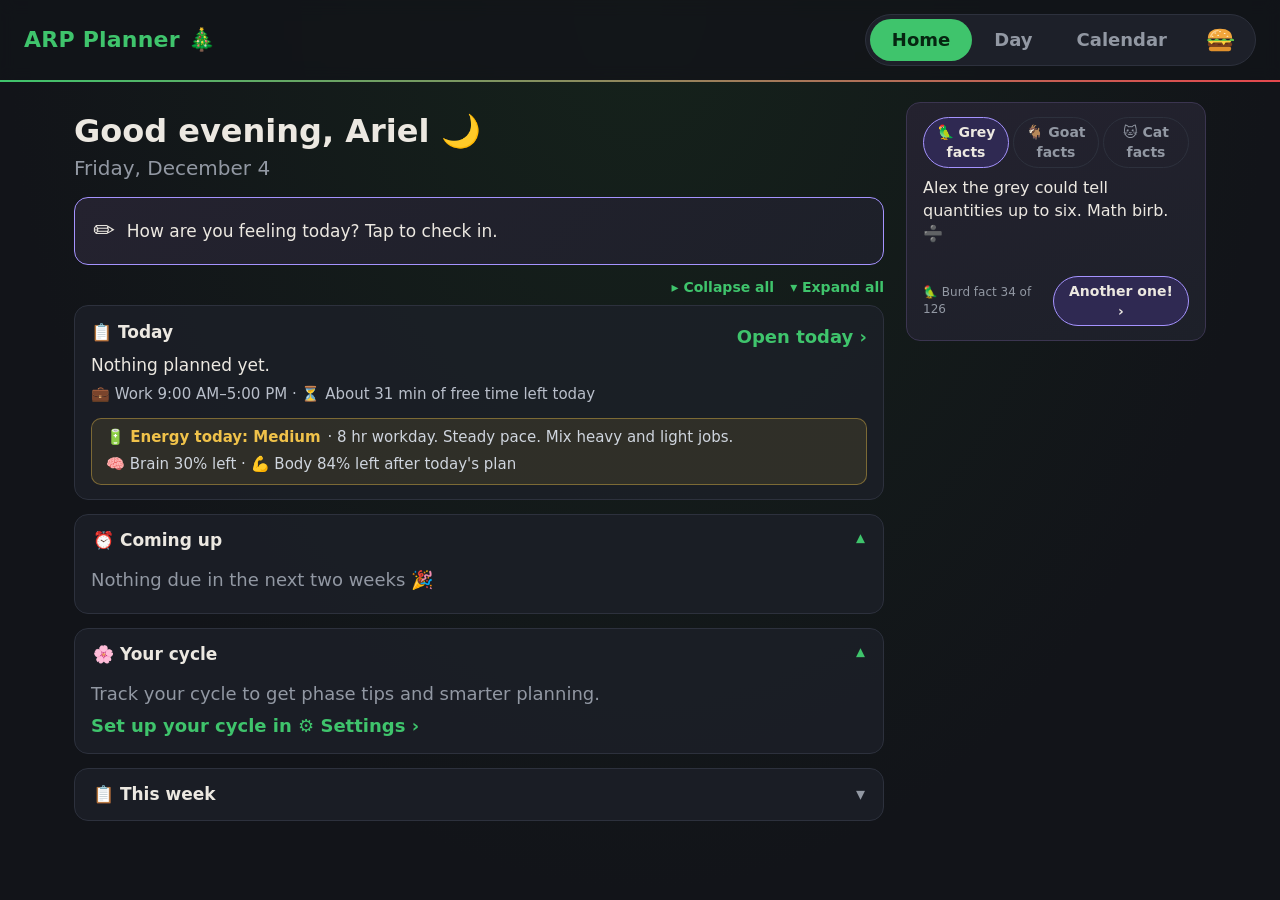
<file: index.html>
<!doctype html>
<html lang="en">
<head>
  <meta charset="utf-8">
  <meta name="viewport" content="width=device-width, initial-scale=1">
  <title>ARP Planner</title>
  <link rel="icon" href="icon.png">
  <link rel="manifest" href="manifest.webmanifest">
  <link rel="apple-touch-icon" href="icon.png">
  <meta name="theme-color" content="#121419">
  <link rel="stylesheet" href="style.css">
  <link rel="stylesheet" href="themes.css">
  <script src="themes.js"></script>
</head>
<body>
  <header class="topbar">
    <h1 class="brand">ARP Planner</h1>
    <nav class="tabs" role="tablist">
      <button id="tab-home" class="tab active" role="tab">Home</button>
      <button id="tab-day" class="tab" role="tab">Day</button>
      <button id="tab-month" class="tab" role="tab">Calendar</button>
      <!-- 🍔 Everything else lives in the burger (it pops apart when it opens) -->
      <div class="burger-wrap">
        <button id="tab-burger" class="tab burger-btn" type="button" aria-haspopup="true" aria-expanded="false" aria-controls="burger-menu" title="More: To Do, Work helper, Joy, Logan, Recap, Collection, Settings">
          <svg class="burger-svg" viewBox="0 0 32 30" aria-hidden="true">
            <g class="b-layer b-bottom"><rect x="4" y="22" width="24" height="5" rx="2.5" fill="#e0902c"/></g>
            <g class="b-layer b-patty"><rect x="3" y="17.5" width="26" height="4.6" rx="2.3" fill="#7a3e1d"/><path d="M7 19 h3 M14 20 h3 M21 19 h3" stroke="#5a2a10" stroke-width="1" stroke-linecap="round"/></g>
            <g class="b-layer b-cheese"><path d="M3.5 15.5 H28.5 L27 17.6 L22 17.6 L20 20.5 L18 17.6 H9 L7 19.6 L5 17.6 H3.5Z" fill="#ffcf3a"/></g>
            <g class="b-layer b-lettuce"><path d="M2.5 14.5 q2 -2.4 4 0 t4 0 t4 0 t4 0 t4 0 t4 0 t4.5 0 v1.6 H2.5Z" fill="#62c54a"/></g>
            <g class="b-layer b-top"><path d="M3 13.5 Q3 3 16 3 Q29 3 29 13.5Z" fill="#f2a63c"/><path d="M6 11 Q8 5.5 14 4.6" stroke="#ffd08a" stroke-width="1.4" fill="none" stroke-linecap="round"/>
              <ellipse cx="11" cy="7.5" rx="1" ry=".6" fill="#fff4d8"/><ellipse cx="16" cy="6" rx="1" ry=".6" fill="#fff4d8"/><ellipse cx="21" cy="8" rx="1" ry=".6" fill="#fff4d8"/>
              <ellipse cx="14" cy="10" rx="1" ry=".6" fill="#fff4d8"/><ellipse cx="24" cy="11" rx="1" ry=".6" fill="#fff4d8"/><ellipse cx="8" cy="11" rx="1" ry=".6" fill="#fff4d8"/></g>
          </svg>
          <span class="burger-badge" aria-hidden="true">💗</span>
        </button>
        <div id="burger-menu" class="burger-menu" role="menu" hidden>
          <button id="tab-todo" class="tab" role="menuitem">To Do</button>
          <button id="tab-work" class="tab" role="menuitem" title="Fit things into your work hours">Work helper</button>
          <button id="tab-joy" class="tab" role="menuitem" title="Rejuvenation: hobbies and fun">Joy</button>
          <button id="tab-logan" class="tab" role="menuitem" title="What Logan's up to">Logan</button>
          <button id="tab-recap" class="tab" role="menuitem">Recap</button>
          <button id="tab-collection" class="tab" role="menuitem" title="Your collection: effects, loot, bosses and weekly titles">Collection</button>
          <button id="tab-settings" class="tab" role="menuitem" title="Settings: cycle and fitness setup">Settings</button>
        </div>
      </div>
    </nav>
  </header>

  <main>
    <!-- HOME (main menu) -->
    <section id="home-view">
     <div class="day-layout">
      <div class="day-main">
        <div class="hello">
          <div id="home-greeting" class="hello-title"></div>
          <div id="home-date" class="date"></div>
        </div>

        <div id="home-coatrack" class="home-coatrack" hidden></div>
        <button id="home-checkin" class="home-checkin"></button>
        <div class="collapse-all" data-for="home-view"></div>

        <div class="home-card">
          <div class="home-card-head">
            <h3>📋 Today</h3>
            <button id="home-open-day" class="link-btn">Open today ›</button>
          </div>
          <p id="home-summary" class="home-summary"></p>
          <div id="home-next" class="home-next"></div>
          <div id="home-energy" class="energy-line"></div>
        </div>

        <div class="home-card" id="home-together" hidden>
          <h3>💙 Free time together</h3>
          <p class="hint-small">When you're both awake and free this week (your time first, Logan's below).</p>
          <div id="home-together-list"></div>
        </div>

        <button id="recap-nudge" class="recap-nudge" hidden></button>

        <div class="home-card" id="home-deadlines-card">
          <h3>⏰ Coming up</h3>
          <div id="home-deadlines"></div>
        </div>

        <div class="home-card" id="home-cycle-card">
          <h3>🌸 Your cycle</h3>
          <div id="home-cycle"></div>
        </div>

        <div class="home-card">
          <h3>📋 This week</h3>
          <div id="week-plan" class="week-plan"></div>
        </div>
      </div>

      <aside class="day-side">
        <div class="side-card fun-card" id="fun-card">
          <div class="fun-tabs">
            <button id="fun-tab-bird" class="fun-tab active">🦜 Grey facts</button>
            <button id="fun-tab-goat" class="fun-tab">🐐 Goat facts</button>
            <button id="fun-tab-cat" class="fun-tab">🐱 Cat facts</button>
          </div>
          <div id="fun-fact" class="fun-fact"></div>
          <div class="fun-foot">
            <span id="fun-count" class="fun-count"></span>
            <button id="fun-next" class="fun-next">Another one! ›</button>
          </div>
        </div>
      </aside>
     </div>
    </section>

    <!-- DAY VIEW: just the day's events and tasks -->
    <section id="day-view" hidden>
     <div class="day-layout with-chaos">
      <!-- Chaos meter: a flask that bubbles harder (and finally explodes) as free time runs out -->
      <aside class="chaos-side">
       <div class="meter chaos-meter" title="How much of your free time the day uses up">
        <div class="chaos-title">🌪️ Chaos</div>
        <div id="chaos-flask" class="flask" data-stage="0">
          <div class="flask-steam"><span>💨</span><span>💨</span></div>
          <div class="flask-cap"></div>
          <div class="flask-glass">
            <div id="chaos-liquid" class="flask-liquid"><div id="chaos-bubbles" class="bubbles"></div></div>
            <!-- Shadow smoke in the empty part when some tasks have no time: the day may be bigger than it looks -->
            <div id="chaos-shadow" class="flask-shadow" hidden></div>
            <div class="flask-ticks"></div>
            <svg class="cracks" viewBox="0 0 60 270" preserveAspectRatio="none" aria-hidden="true">
              <path class="crack c1" d="M8 40 L18 62 L12 80 L22 104" />
              <path class="crack c2" d="M52 120 L42 138 L48 150 L38 172 L44 190" />
              <path class="crack c3" d="M14 190 L26 206 L18 222 L30 240" />
              <path class="crack c3" d="M46 60 L38 76 L44 88" />
            </svg>
          </div>
          <div class="flask-boom"><span class="boom-word">💥</span>
            <i></i><i></i><i></i><i></i><i></i><i></i><i></i><i></i>
          </div>
          <div class="dizzy-stars" aria-hidden="true"><span>⭐</span><span>💫</span><span>✨</span></div>
        </div>
        <div id="chaos-emoji" class="chaos-emoji"></div>
        <div id="chaos-value" class="chaos-value"></div>
        <div id="chaos-fx-note" class="chaos-fx-note" hidden></div>
        <div id="chaos-status" class="chaos-status" hidden></div>
        <button type="button" id="award-more" class="award-more" hidden></button>
        <div id="chaos-note" class="chaos-note" hidden></div>
        <div id="chaos-joy-note" class="chaos-joy-note" hidden></div>
        <button id="chaos-shadow-note" class="chaos-shadow-note" hidden></button>
       </div>
       <!-- ✨ Done: fills with light as the day's tasks get ticked off -->
       <div class="meter done-meter" title="Order: how much of the day you've done">
        <div class="chaos-title">✨ Order</div>
        <div id="done-flask" class="flask done-flask" data-zen="0">
          <div class="done-rays"></div>
          <div class="done-halo"></div>
          <div class="flask-cap done-cap"></div>
          <div class="flask-glass done-glass">
            <div id="done-liquid" class="flask-liquid done-liquid"><div id="done-sparkles" class="done-sparkles"></div></div>
            <div class="flask-ticks"></div>
          </div>
          <div class="done-feathers"></div>
        </div>
        <div id="done-emoji" class="chaos-emoji"></div>
        <div id="done-value" class="chaos-value"></div>
       </div>
      </aside>

      <div class="day-main">
      <div class="nav-row">
        <button id="prev-day" class="nav-btn">&#8249; Previous day</button>
        <button id="today-btn" class="nav-btn today">Today</button>
        <button id="next-day" class="nav-btn">Next day &#8250;</button>
        <button class="nav-btn print-btn" data-print title="Print this day, or save it as a PDF">🖨️ Print / PDF</button>
      </div>
      <div id="day-banner" class="day-banner" data-when="today"></div>
      <div id="day-collapse" class="collapse-all" data-for="day-view"></div>

      <div class="day-heading">
        <div>
          <div id="day-weekday" class="weekday"></div>
          <div id="day-date" class="date"></div>
        </div>
        <div class="heading-right">
          <span id="day-badge" class="badge"></span>
          <button id="focus-btn" class="focus-btn" title="One thing at a time">🎯 Focus</button>
          <button id="checkin-btn" class="pencil-btn" title="How are you feeling?">✏️</button>
        </div>
      </div>

      <div class="list-head">
        <span id="day-progress" class="progress"></span>
        <button type="button" id="energy-pill" class="energy-pill pill-link" title="Energy settings (Brain &amp; body)"></button>
        <button type="button" id="work-pill" class="work-pill pill-link" title="Work schedule settings"></button>
        <span class="spacer"></span>
        <div class="sort-toggle" role="group" aria-label="Sort tasks">
          <button id="sort-plan" class="sort-btn active">By importance</button>
          <button id="sort-time" class="sort-btn">By time</button>
        </div>
      </div>

      <!-- Free time: a live countdown for today -->
      <div id="free-timer" class="free-timer">
        <div class="ft-top">
          <span id="ft-label" class="ft-label"></span>
          <span id="ft-time" class="ft-time"></span>
        </div>
        <div class="ft-bar"><span id="ft-fill" class="ft-fill"></span></div>
        <div id="ft-sub" class="ft-sub"></div>
      </div>
      <!-- 🧠 Brain and 💪 Body batteries -->
      <div id="batteries" class="batteries"></div>
      <div id="overload" class="overload" hidden></div>
      <!-- 🤖 The Claude helper (Settings → AI integration; off by default) -->
      <div id="ai-card" class="ai-card" hidden></div>

      <div id="day-notes" class="day-notes" hidden></div>
      <ul id="task-list" class="task-list"></ul>
      <p id="empty-day" class="empty">Nothing planned for this day yet.</p>

      <button id="add-task" class="add-btn">+ Add a task</button>

      <!-- Everything below is ideas and suggestions, not her tasks -->
      <div id="tips-divider" class="tips-divider" hidden><span>💡 Ideas &amp; suggestions</span></div>

      <!-- To-dos with no day yet (and overdue ones): things she could fit in -->
      <div id="fitin-card" class="fitin-card" hidden>
        <div class="fitin-head">
          <h3>✔️ Could fit in</h3>
          <span id="fitin-free" class="fitin-free"></span>
        </div>
        <ul id="fitin-list" class="fitin-list"></ul>
        <button id="fitin-more" class="link-btn" hidden></button>
      </div>

      <!-- Suggestions the planner adds (recovery, cycle care, warnings) -->
      <div id="suggest-card" class="suggest-card" hidden>
        <h3>💡 Suggested for you</h3>
        <div id="suggest-list"></div>
      </div>
      </div>

      <aside class="day-side">
        <div class="side-card" id="activity-card">
          <h3>🏃 Physical activity ideas</h3>
          <div id="activity-ideas"></div>
        </div>
      </aside>
     </div>
    </section>

    <!-- MONTH VIEW -->
    <section id="month-view" hidden>
      <div class="nav-row">
        <button id="prev-month" class="nav-btn">&#8249;</button>
        <h2 id="month-title" class="month-title"></h2>
        <button id="next-month" class="nav-btn">&#8250;</button>
        <button id="this-month" class="nav-btn today">This month</button>
        <div id="cal-modes" class="sort-toggle cal-modes" role="group" aria-label="Calendar view">
          <button class="sort-btn" data-cal="month">🗓️ Month</button>
          <button class="sort-btn" data-cal="week">📅 Week</button>
          <button class="sort-btn" data-cal="work">💼 Work week</button>
        </div>
        <button id="work-toggle" class="nav-btn work-toggle" title="Color workdays blue and days off green">💼 Work days</button>
        <button class="nav-btn print-btn" data-print title="Print this month, or save it as a PDF">🖨️ Print / PDF</button>
      </div>
      <div id="month-filters" class="month-filters" role="group" aria-label="Show in the calendar"></div>
      <p class="hint">Click a day to see it and plan it.</p>
      <div class="month-grid" id="month-grid"></div>
      <div id="week-board" class="week-board" hidden></div>
      <!-- What the colours and icons mean: tucked behind a button -->
      <button id="legend-btn" class="legend-btn" aria-expanded="false" aria-controls="legend-box">🗺️ Legend <span class="section-chevron">▾</span></button>
      <div id="legend-box" class="legend-box" hidden>
        <div id="phase-legend" class="phase-legend" hidden></div>
        <div id="fit-legend" class="fit-legend" hidden></div>
        <div class="fit-legend">🎉 Tinted days are holidays · ❗ Something is due that day · 🛑 No free time left that day · ✔️ From Microsoft To Do</div>
        <div id="work-legend" class="fit-legend" hidden><span class="lg-work">■</span> Workday · <span class="lg-off">■</span> Day off</div>
      </div>
    </section>

    <!-- TO DO: her Microsoft To Do lists -->
    <section id="todo-view" hidden>
      <div class="todo-top">
        <h2 class="view-title">✔️ To Do</h2>
        <span class="spacer"></span>
        <span id="todo-synced" class="hint-small"></span>
        <button id="todo-sync" class="nav-btn">🔄 Sync now</button>
      </div>
      <div id="todo-body"></div>
    </section>

    <!-- SETTINGS: one-time setup for cycle + fitness -->
    <section id="settings-view" hidden>
      <h2 class="view-title">⚙️ Settings</h2>
      <p class="hint">Set these up once. The planner uses them every day to plan around your energy.</p>
      <div class="collapse-all" data-for="settings-view"></div>

      <div class="fit-card">
        <h3>🎨 Appearance</h3>
        <div id="appearance-settings"></div>
      </div>

      <div class="fit-card">
        <h3>🌏 Time Zone</h3>
        <div id="tz-settings"></div>
      </div>

      <div class="fit-card">
        <h3>📆 Google Calendar</h3>
        <div id="google-settings"></div>
      </div>

      <div class="fit-card">
        <h3>✔️ Microsoft To Do</h3>
        <div id="microsoft-settings"></div>
      </div>

      <div class="fit-card">
        <h3>⌚ Google Health <span class="beta-tag">test</span></h3>
        <div id="health-settings"></div>
      </div>

      <div class="fit-card">
        <h3>📱 Her phone</h3>
        <div id="phone-settings"></div>
      </div>

      <div class="fit-card">
        <h3>💼 Work schedule</h3>
        <p class="hint-small">Your days on and off, and your hours. The planner uses them to see how much free time you really have and to spread out heavy jobs.</p>
        <div id="work-hours" class="work-hours"></div>
      </div>

      <div class="fit-card">
        <h3>😴 Sleep schedule</h3>
        <p class="hint-small">When you plan to go to bed and get up each day. Your free time is counted between these, and short nights lower your energy forecast.</p>
        <div id="sleep-hours" class="work-hours"></div>
      </div>

      <div class="fit-card">
        <h3>🧼 Care Time</h3>
        <p class="hint-small">The everyday things that take time: making and eating dinner, showering, getting ready for work... Add them once with how long they take, and they come out of your free time each day.</p>
        <div id="care-settings"></div>
      </div>

      <div class="fit-card">
        <h3>🔋 Brain &amp; body</h3>
        <div id="brain-settings"></div>
      </div>

      <div class="fit-card">
        <h3>🤖 AI integration</h3>
        <div id="ai-settings"></div>
      </div>

      <div class="fit-card">
        <h3>🌸 Cycle</h3>
        <div id="cycle-settings"></div>
      </div>

      <div class="fit-card">
        <h3>🏃 Fitness goals</h3>
        <p class="hint-small">Pick what you're working toward. The planner suggests workouts each day to match your goals and how your body is doing.</p>
        <div id="fitness-goals" class="goal-grid"></div>
      </div>

      <div id="pt-box" class="fit-card">
        <h3>🎖️ PT test</h3>
        <div class="fit-row">
          <label>Test date <input id="pt-date" type="date"></label>
          <span id="pt-countdown" class="pt-countdown"></span>
        </div>
        <div class="fit-row" id="pt-events"></div>
      </div>

      <div class="fit-card">
        <h3>🗓️ Workouts</h3>
        <div class="fit-row">
          <span class="fit-label">Workouts per week</span><select id="sessions"></select>
          <span class="fit-label">Usual length</span><select id="session-min"></select>
        </div>
      </div>

      <div class="fit-card">
        <h3>❤️ Favorite moves</h3>
        <p class="hint-small">Favorites show up more often in your plans.</p>
        <div id="favorites" class="day-chips"></div>
      </div>

      <div class="fit-card">
        <h3>💙 Logan's sleep</h3>
        <div id="logan-settings"></div>
      </div>

      <div class="fit-card">
        <h3>🫧 Fidgets</h3>
        <p class="hint-small">A zen sand garden and some satisfying click toys, for when your hands (or brain) need something to do.</p>
        <button id="open-fidgets" class="g-btn primary">🫧 Open Fidgets ›</button>
      </div>

      <div class="fit-card">
        <h3>⚔️ Adventure mode</h3>
        <p class="hint-small">A choose-your-path text adventure with dice rolls, comedy, and Molly, Ori and a goat along for the ride. Three worlds to explore.</p>
        <button id="open-adventure" class="g-btn primary">⚔️ Start an adventure ›</button>
      </div>
    </section>

    <!-- LOGAN: his Google Calendar (shared with her), read-only -->
    <section id="collection-view" hidden>
      <h2 class="month-title">🎒 Collection</h2>
      <p class="hint-small">Everything you've earned, found and beaten. Nothing in here can ever be lost 💛</p>
      <div id="collection-body"></div>
    </section>

    <section id="logan-view" hidden>
      <div class="nav-row">
        <button id="logan-prev" class="nav-btn">&#8249;</button>
        <h2 id="logan-title" class="month-title"></h2>
        <button id="logan-next" class="nav-btn">&#8250;</button>
        <button id="logan-today" class="nav-btn today">This month</button>
      </div>
      <button id="logan-add-together" class="g-btn primary logan-add">💙 Add Free Time Together</button>
      <div id="logan-body"></div>
    </section>

    <!-- WORK HELPER: fit appointments and errands into work hours -->
    <section id="work-view" hidden>
      <div class="nav-row">
        <button id="work-prev" class="nav-btn">&#8249;</button>
        <h2 id="work-title" class="month-title"></h2>
        <button id="work-next" class="nav-btn">&#8250;</button>
        <button id="work-today" class="nav-btn today">Today</button>
        <button id="work-pick" class="nav-btn" title="Pick a day from the month" aria-label="Pick a day from the month">📅</button>
      </div>
      <p class="hint">In the military, a lot can happen during work hours (like a medical appointment on base). Here's the unassigned time in your shift, so you know when to schedule meetings and such.</p>
      <div id="work-body"></div>
    </section>

    <!-- ADVENTURE MODE (opened from the bottom of Settings) -->
    <section id="adventure-view" hidden>
      <button id="adventure-back" class="link-btn">‹ Back to Settings</button>
      <h2 class="view-title">⚔️ Adventure mode</h2>
      <div id="adventure-body"></div>
    </section>

    <!-- FIDGETS (opened from the bottom of Settings) -->
    <section id="fidget-view" hidden>
      <button id="fidget-back" class="link-btn">‹ Back to Settings</button>
      <h2 class="view-title">🫧 Fidgets</h2>
      <div id="fidget-body"></div>
    </section>

    <!-- RECAP VIEW -->
    <!-- REJUVENATION: hobbies and fun that fill her back up -->
    <section id="joy-view" hidden>
      <h2 class="view-title">🌈 Rejuvenation</h2>
      <p class="hint">Hobbies and fun things that aren't work. Add them to your days: joy calms the chaos meter, and a day with fun in it never boils over. 💖</p>
      <div id="joy-body"></div>
    </section>

    <section id="recap-view" hidden>
      <div class="nav-row">
        <div class="sort-toggle" role="group" aria-label="Recap period">
          <button class="sort-btn" data-period="week">Week</button>
          <button class="sort-btn" data-period="month">Month</button>
          <button class="sort-btn" data-period="year">Year</button>
        </div>
        <button id="recap-prev" class="nav-btn">&#8249;</button>
        <h2 id="recap-title" class="month-title recap-title"></h2>
        <button id="recap-next" class="nav-btn">&#8250;</button>
      </div>
      <p id="recap-headline" class="recap-headline"></p>
      <div id="recap-tiles" class="tiles"></div>
      <div id="recap-times" class="chart-card recap-times" hidden></div>
      <div class="chart-card">
        <div class="chart-head">
          <h3>Things you got done</h3>
          <div class="legend" id="done-legend"></div>
        </div>
        <div id="done-chart" class="chart"></div>
      </div>
      <div class="chart-row">
        <div class="chart-card">
          <h3>How you felt</h3>
          <div id="feel-chart" class="hbars"></div>
        </div>
        <div class="chart-card">
          <h3>How your body felt</h3>
          <div id="body-chart" class="hbars"></div>
        </div>
      </div>
    </section>
  </main>

  <!-- CHECK-IN (opened from the pencil) -->
  <dialog id="checkin-dialog">
    <div class="checkin-dlg">
      <h2>How are you today?</h2>
      <p id="checkin-day" class="dialog-day"></p>
      <div class="checkin-tabs" role="tablist">
        <button id="ck-tab-feel" class="ck-tab active" role="tab">😊 Feelings</button>
        <button id="ck-tab-body" class="ck-tab" role="tab">💪 Body</button>
      </div>
      <div id="checkin-pane"></div>
      <div class="dialog-buttons">
        <span class="spacer"></span>
        <button type="button" id="checkin-done" class="primary">Done</button>
      </div>
    </div>
  </dialog>

  <!-- ADD / EDIT TASK -->
  <dialog id="task-dialog">
    <form id="task-form" method="dialog">
      <h2 id="dialog-title">Add a task</h2>
      <p id="dialog-day" class="dialog-day"></p>

      <div class="field">
        <span>What kind?</span>
        <div class="seg" id="f-kind" role="group">
          <button type="button" data-value="event">📅 Event</button>
          <button type="button" data-value="task">✏️ Task</button>
          <button type="button" data-value="chore">🧹 Chore</button>
          <button type="button" data-value="workout">🏃 Workout</button>
          <button type="button" data-value="joy">🌈 Joy</button>
        </div>
      </div>

      <label class="field">
        <span>What</span>
        <input id="f-title" type="text" placeholder="e.g. Pick up groceries" required autocomplete="off">
      </label>
      <p id="f-remembered" class="remembered" hidden></p>

      <div class="field chore-only">
        <span id="details-label">Details</span>
        <div class="when-row">
          <select id="f-minutes" aria-label="How long"></select>
          <select id="f-area" aria-label="Where"></select>
        </div>
        <p id="f-steps-note" class="remembered" hidden>☑️ Added up from its sub-tasks. Change their ⏱ times to change this.</p>
      </div>

      <div class="field">
        <span>How physical is it?</span>
        <div class="seg" id="f-effort" role="group">
          <button type="button" data-value="light">🪶 Light</button>
          <button type="button" data-value="medium">🚶 Medium</button>
          <button type="button" data-value="heavy">🏋️ Heavy</button>
        </div>
        <p class="hint-small">Heavy jobs wait for a better day on low-energy days and period days 1–2, unless they're due or important.</p>
      </div>

      <div class="field">
        <span>Floating emoji <em>(it bobs around the chaos vial while you're doing this)</em></span>
        <div class="emoji-pick">
          <input id="f-emoji" type="text" maxlength="4" autocomplete="off" aria-label="Emoji">
          <div id="f-emoji-ideas" class="emoji-ideas"></div>
        </div>
      </div>

      <div class="field">
        <span>How much brainpower?</span>
        <div class="seg" id="f-brain" role="group">
          <button type="button" data-value="light">🪶 Easy</button>
          <button type="button" data-value="medium">🌀 Some</button>
          <button type="button" data-value="heavy">🧠 Lots</button>
        </div>
        <p class="hint-small">Thinking, deciding, people and noise all count. Cleaning a messy room is 🧠 Lots even though it's not heavy lifting.</p>
      </div>

      <div class="field">
        <span>How important?</span>
        <label class="check"><input id="f-has-due" type="checkbox"> It has a deadline</label>
        <div id="due-row" class="due-row">
          <span>Needs to be done by</span>
          <input id="f-due" type="date">
          <p class="hint-small">It starts out <b class="g">green (optional)</b> and turns <b class="r">red (important)</b> as the deadline gets closer. It stays on your list each day until it's done.</p>
        </div>
        <div class="seg" id="f-priority" role="group">
          <button type="button" data-value="optional" class="p-optional">Optional</button>
          <button type="button" data-value="normal" class="p-normal">Normal</button>
          <button type="button" data-value="important" class="p-important">Important</button>
        </div>
      </div>

      <div class="field">
        <span>When</span>
        <div class="when-row">
          <span class="when-label end-only">Starts</span>
          <select id="f-hour" aria-label="Hour"></select>
          <span class="colon">:</span>
          <select id="f-minute" aria-label="Minute"></select>
          <select id="f-ampm" aria-label="AM or PM">
            <option>AM</option><option>PM</option>
          </select>
        </div>
        <div class="when-row end-only">
          <span class="when-label">Ends</span>
          <select id="f-end-hour" aria-label="End hour"></select>
          <span class="colon">:</span>
          <select id="f-end-minute" aria-label="End minute"></select>
          <select id="f-end-ampm" aria-label="End AM or PM">
            <option>AM</option><option>PM</option>
          </select>
        </div>
        <p class="hint-small end-only">Pick an end time or a length above. The other one fills in for you.</p>
      </div>

      <label class="field">
        <span>Notes <em>(optional)</em></span>
        <textarea id="f-notes" rows="3"></textarea>
      </label>

      <div class="dialog-buttons">
        <button type="button" id="delete-task" class="danger">Delete</button>
        <span class="spacer"></span>
        <button type="button" id="cancel-task" class="secondary">Cancel</button>
        <button type="submit" class="primary">Save</button>
      </div>
    </form>
  </dialog>

  <!-- CHANGE WORKOUT -->
  <dialog id="swap-dialog">
    <div class="checkin-dlg">
      <h2>🔄 Change workout</h2>
      <p id="swap-current" class="dialog-day"></p>
      <div id="swap-list" class="swap-list"></div>
      <div class="dialog-buttons">
        <span class="spacer"></span>
        <button type="button" id="swap-cancel" class="secondary">Cancel</button>
      </div>
    </div>
  </dialog>

  <div id="toast" class="toast" hidden></div>
  <div id="error-bar" class="error-bar" hidden></div>
  <div id="chart-tip" class="chart-tip" hidden></div>

  <script src="config.js"></script>
  <script src="store.js"></script>
  <script src="phoneapi.js"></script>
  <!-- the phone app's own syncs (they answer /api/… there; on the PC they stay idle) -->
  <script src="syncs/merge.js"></script>
  <script src="syncs/google-auth.js"></script>
  <script src="syncs/drive.js"></script>
  <script src="syncs/tz.js"></script>
  <script src="syncs/gcal.js"></script>
  <script src="syncs/mstodo.js"></script>
  <script src="vendor/lottie.min.js"></script>
  <script src="sounds.js"></script>
  <script src="animals.js"></script>
  <script src="app.js"></script>
  <script src="emotions.js"></script>
  <script src="wellness.js"></script>
  <script src="holidays.js"></script>
  <script src="checkin.js"></script>
  <script src="recap.js"></script>
  <script src="fitness.js"></script>
  <script src="care.js"></script>
  <script src="home.js"></script>
  <script src="signin.js"></script>
  <script src="google.js"></script>
  <script src="microsoft.js"></script>
  <script src="todo.js"></script>
  <script src="health.js"></script>
  <script src="phone.js"></script>
  <script src="syncs/phoneapp.js"></script>
  <script src="focus.js"></script>
  <script src="assistant.js"></script>
  <script src="joy.js"></script>
  <script src="fidgets.js"></script>
  <script src="breather.js"></script>
  <script src="adventure-worlds.js"></script>
  <script src="adventure.js"></script>
  <script src="logan.js"></script>
  <script src="funfacts.js"></script>
  <script src="awards.js"></script>
  <script src="game.js"></script>
  <script src="workhelp.js"></script>
</body>
</html>
</file>
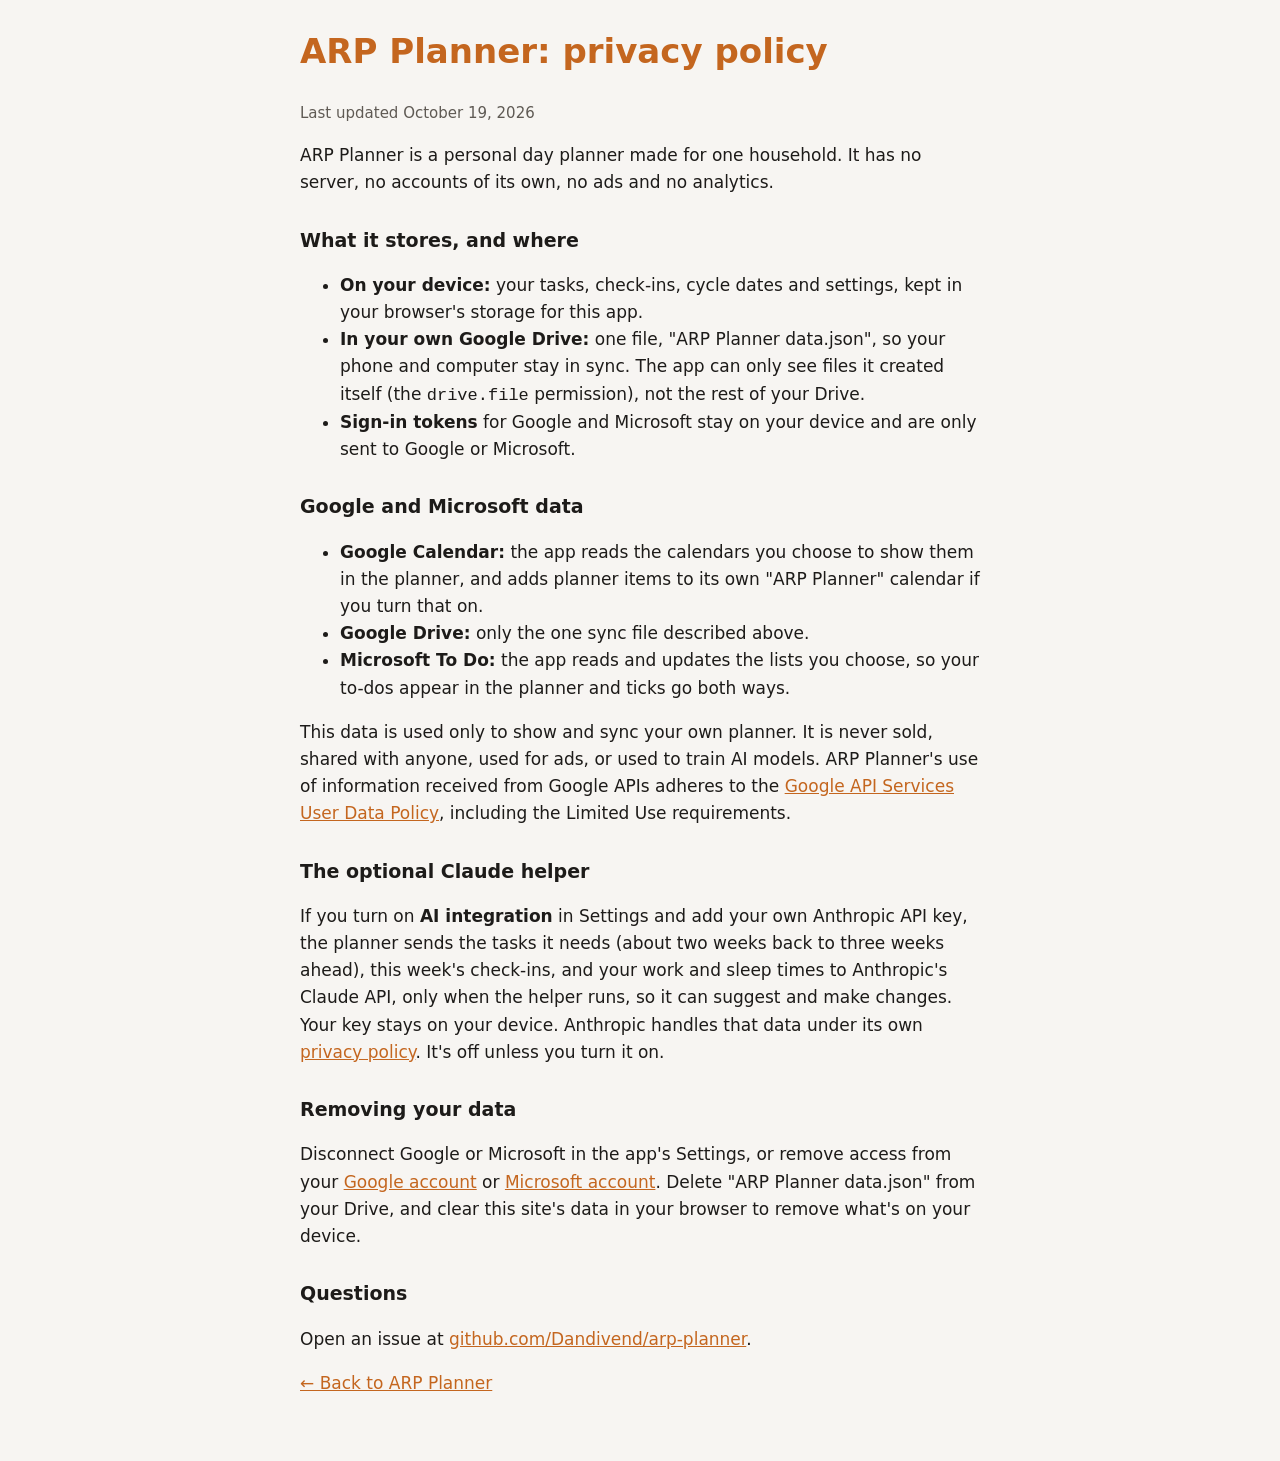
<file: privacy.html>
<!doctype html>
<html lang="en">
<head>
<meta charset="utf-8">
<meta name="viewport" content="width=device-width, initial-scale=1">
<title>ARP Planner privacy</title>
<style>
  :root { --bg: #f7f5f2; --ink: #1d1b19; --muted: #5f5a54; --accent: #c4661f; }
  @media (prefers-color-scheme: dark) { :root { --bg: #121419; --ink: #ece8e2; --muted: #a7a19a; --accent: #f0a24a; } }
  body { background: var(--bg); color: var(--ink); font: 17px/1.6 system-ui, sans-serif; margin: 0; padding: 24px 16px 48px; }
  main { max-width: 680px; margin: 0 auto; }
  h1 { color: var(--accent); margin-top: 0; }
  h2 { font-size: 19px; margin-top: 28px; }
  .small { color: var(--muted); font-size: 15px; }
  a { color: var(--accent); }
</style>
</head>
<body>
<main>
<h1>ARP Planner: privacy policy</h1>
<p class="small">Last updated October 19, 2026</p>

<p>ARP Planner is a personal day planner made for one household. It has no server, no accounts of its own,
no ads and no analytics.</p>

<h2>What it stores, and where</h2>
<ul>
  <li><strong>On your device:</strong> your tasks, check-ins, cycle dates and settings, kept in your browser's
    storage for this app.</li>
  <li><strong>In your own Google Drive:</strong> one file, "ARP Planner data.json", so your phone and computer
    stay in sync. The app can only see files it created itself (the <code>drive.file</code> permission), not the
    rest of your Drive.</li>
  <li><strong>Sign-in tokens</strong> for Google and Microsoft stay on your device and are only sent to Google or
    Microsoft.</li>
</ul>

<h2>Google and Microsoft data</h2>
<ul>
  <li><strong>Google Calendar:</strong> the app reads the calendars you choose to show them in the planner, and adds
    planner items to its own "ARP Planner" calendar if you turn that on.</li>
  <li><strong>Google Drive:</strong> only the one sync file described above.</li>
  <li><strong>Microsoft To Do:</strong> the app reads and updates the lists you choose, so your to-dos appear in the
    planner and ticks go both ways.</li>
</ul>
<p>This data is used only to show and sync your own planner. It is never sold, shared with anyone, used for ads, or
used to train AI models. ARP Planner's use of information received from Google APIs adheres to the
<a href="https://developers.google.com/terms/api-services-user-data-policy">Google API Services User Data Policy</a>,
including the Limited Use requirements.</p>

<h2>The optional Claude helper</h2>
<p>If you turn on <strong>AI integration</strong> in Settings and add your own Anthropic API key, the planner sends
the tasks it needs (about two weeks back to three weeks ahead), this week's check-ins, and your work and sleep times to
Anthropic's Claude API, only when the helper runs, so it can suggest and make changes. Your key stays on your device.
Anthropic handles that data under its own <a href="https://www.anthropic.com/legal/privacy">privacy policy</a>.
It's off unless you turn it on.</p>

<h2>Removing your data</h2>
<p>Disconnect Google or Microsoft in the app's Settings, or remove access from your
<a href="https://myaccount.google.com/permissions">Google account</a> or
<a href="https://account.live.com/consent/Manage">Microsoft account</a>. Delete "ARP Planner data.json" from your
Drive, and clear this site's data in your browser to remove what's on your device.</p>

<h2>Questions</h2>
<p>Open an issue at <a href="https://github.com/Dandivend/arp-planner">github.com/Dandivend/arp-planner</a>.</p>
<p><a href="./">← Back to ARP Planner</a></p>
</main>
</body>
</html>
</file>
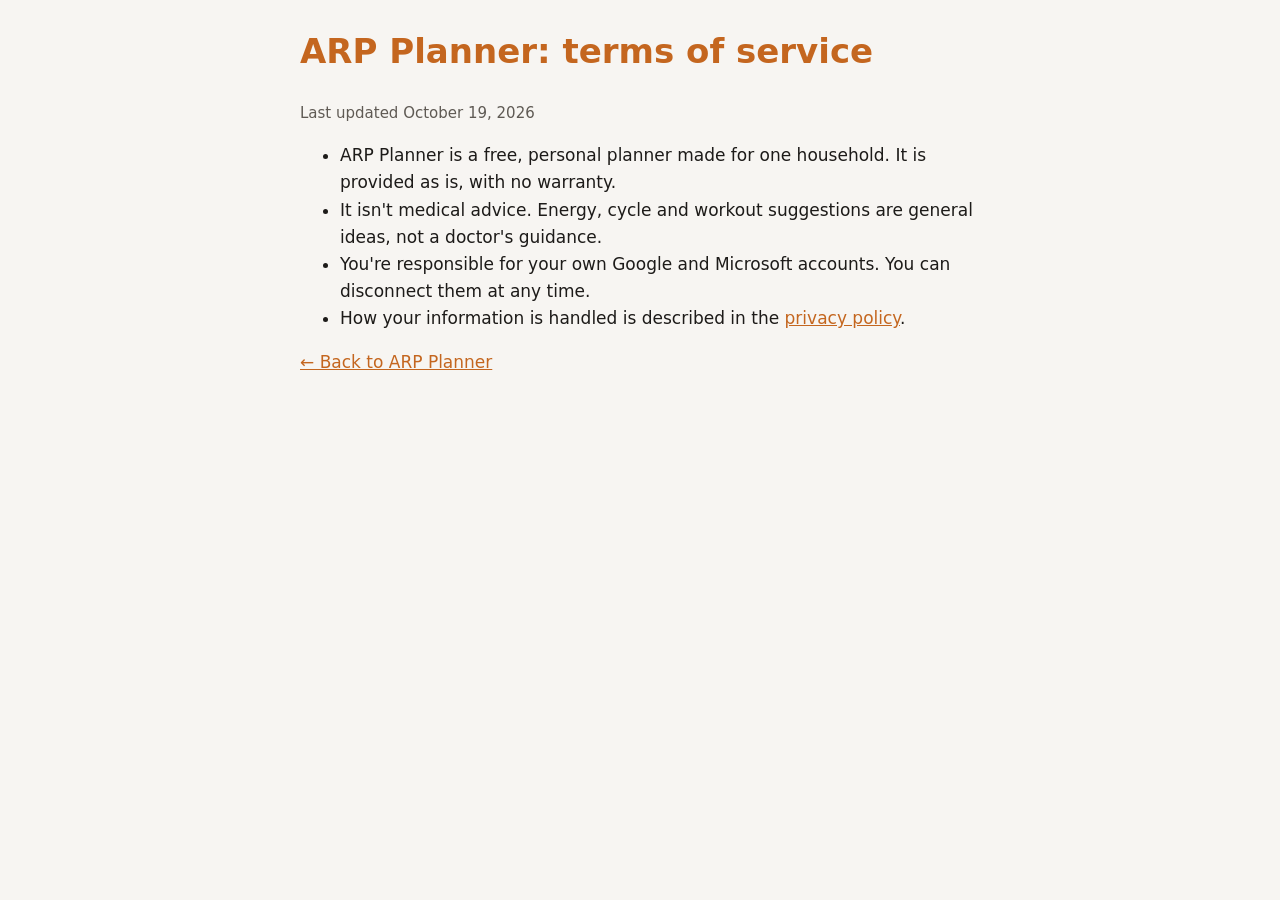
<file: terms.html>
<!doctype html>
<html lang="en">
<head>
<meta charset="utf-8">
<meta name="viewport" content="width=device-width, initial-scale=1">
<title>ARP Planner terms</title>
<style>
  :root { --bg: #f7f5f2; --ink: #1d1b19; --muted: #5f5a54; --accent: #c4661f; }
  @media (prefers-color-scheme: dark) { :root { --bg: #121419; --ink: #ece8e2; --muted: #a7a19a; --accent: #f0a24a; } }
  body { background: var(--bg); color: var(--ink); font: 17px/1.6 system-ui, sans-serif; margin: 0; padding: 24px 16px 48px; }
  main { max-width: 680px; margin: 0 auto; }
  h1 { color: var(--accent); margin-top: 0; }
  .small { color: var(--muted); font-size: 15px; }
  a { color: var(--accent); }
</style>
</head>
<body>
<main>
<h1>ARP Planner: terms of service</h1>
<p class="small">Last updated October 19, 2026</p>
<ul>
  <li>ARP Planner is a free, personal planner made for one household. It is provided as is, with no warranty.</li>
  <li>It isn't medical advice. Energy, cycle and workout suggestions are general ideas, not a doctor's guidance.</li>
  <li>You're responsible for your own Google and Microsoft accounts. You can disconnect them at any time.</li>
  <li>How your information is handled is described in the <a href="privacy.html">privacy policy</a>.</li>
</ul>
<p><a href="./">← Back to ARP Planner</a></p>
</main>
</body>
</html>
</file>
<file: style.css>
:root {
  color-scheme: dark;
  --bg: #121419;
  --bg-glow: #1a1d26;
  --card: #1d2029;
  --card-hover: #232733;
  --ink: #ece8e1;
  --muted: #9298a3;
  --line: #2d313d;
  --accent: #4fc1a6;
  --accent-ink: #0f2a24;
  --accent-soft: #17302b;
  --today: #f0a24a;
  --today-ink: #ffcf96;
  --today-soft: #33261a;
  --danger: #e2686a;
  --danger-soft: #3a1e20;
  --done: #6b717c;
  --field: #15171d;
  --radius: 14px;
}

* { box-sizing: border-box; }
[hidden] { display: none !important; }

body {
  margin: 0;
  min-height: 100vh;
  background: radial-gradient(ellipse at top, var(--bg-glow), var(--bg) 70%) fixed, var(--bg);
  color: var(--ink);
  font: 18px/1.45 "Segoe UI", system-ui, sans-serif;
  overflow-x: hidden;
}

button { font: inherit; cursor: pointer; }

.topbar {
  display: flex;
  align-items: center;
  justify-content: space-between;
  padding: 14px 24px;
  background: rgba(18, 20, 25, .85);
  backdrop-filter: blur(8px);
  border-bottom: 1px solid var(--line);
  position: sticky;
  top: 0;
  z-index: 5;
}
.brand { margin: 0; font-size: 22px; color: var(--accent); letter-spacing: .01em; }

.tabs { display: flex; background: var(--card); border: 1px solid var(--line); border-radius: 999px; padding: 4px; }
.tab {
  white-space: nowrap;   /* "To Do" stays on one line */
  border: 0; background: transparent; color: var(--muted);
  padding: 8px 22px; border-radius: 999px; font-weight: 600;
}
.tab:hover { color: var(--ink); }
.tab.active { background: var(--accent); color: var(--accent-ink); }

main { max-width: 820px; margin: 0 auto; padding: 20px 24px 60px; }
main:has(#day-view:not([hidden])) { max-width: 1180px; }

main:has(#home-view:not([hidden])) { max-width: 1180px; }
.tab-icon { padding: 8px 14px; font-size: 17px; }

/* Pencil check-in button (Day tab) */
.heading-right { display: flex; align-items: center; gap: 10px; }
.pencil-btn {
  border: 1px solid var(--line); background: var(--card); color: var(--ink);
  border-radius: 999px; padding: 6px 14px; font-size: 18px; line-height: 1.2;
}
.pencil-btn:hover { border-color: #a593ff; }
.pencil-btn.glow, .home-checkin.glow {
  border-color: #a593ff;
  animation: pencil-glow 1.8s ease-in-out infinite;
}
@keyframes pencil-glow {
  0%, 100% { box-shadow: 0 0 0 0 rgba(165, 147, 255, .0), 0 0 6px rgba(165, 147, 255, .35); }
  50% { box-shadow: 0 0 0 6px rgba(165, 147, 255, .18), 0 0 18px rgba(165, 147, 255, .75); }
}
.list-head .spacer { flex: 1; }
.list-head { margin-top: 10px; }
.energy-pill {
  font-size: 14px; font-weight: 700; padding: 3px 10px; border-radius: 999px; color: var(--energy);
  border: 1px solid color-mix(in srgb, var(--energy) 45%, transparent); background: color-mix(in srgb, var(--energy) 10%, transparent);
}

/* Check-in popup */
.checkin-dlg { padding: 22px 24px; }
.checkin-dlg h2 { margin: 0; }
.checkin-dlg .checkin-tabs { margin-top: 6px; }
#checkin-dialog { width: min(620px, 94vw); }

/* Suggestions (planner-made, kept apart from her own tasks) */
.suggest-card {
  margin-top: 22px; border: 1px dashed #4a4466; border-radius: var(--radius);
  padding: 14px 16px; background: rgba(165, 147, 255, .04);
}
.suggest-card h3 { margin: 0 0 10px; font-size: 17px; color: #cfc4ff; }
#suggest-list { display: flex; flex-direction: column; gap: 10px; }
.suggest-cycle { border-left: 4px solid var(--phase); background: #1a1c24; border-radius: 8px; padding: 8px 12px; }
.suggest-cycle-head { font-weight: 700; }
.suggest-cycle ul { margin: 4px 0 0; padding-left: 18px; font-size: 15px; color: #d4d8df; }
.suggest-note { font-size: 15px; color: #cfd5de; }
.suggest-card .load-warning { margin-top: 0; }

/* Home */
.hello { margin: 6px 0 14px; }
.hello-title { font-size: 32px; font-weight: 800; }
.home-checkin {
  width: 100%; display: flex; align-items: center; gap: 12px; text-align: left;
  border: 1px solid #3b3550; background: linear-gradient(135deg, #24222f, #1d2029); color: var(--ink);
  border-radius: var(--radius); padding: 14px 18px; font-size: 17px; margin-bottom: 14px;
}
.home-checkin:hover { border-color: #a593ff; }
.hc-pencil { font-size: 26px; }
.hc-text { flex: 1; }
.hc-edit { color: #a593ff; font-weight: 700; font-size: 14px; white-space: nowrap; }
.home-card { background: var(--card); border: 1px solid var(--line); border-radius: var(--radius); padding: 14px 16px; margin-bottom: 14px; }
.home-card h3 { margin: 0 0 8px; font-size: 17px; }
.home-card-head { display: flex; justify-content: space-between; align-items: center; }
.home-summary { margin: 0 0 6px; font-size: 17px; }
.home-up { font-weight: 700; color: var(--today-ink); margin-bottom: 4px; }
.home-rec { color: #ffb3c9; margin-bottom: 4px; }
.home-empty { color: var(--muted); margin: 2px 0 6px; }
.dl-row {
  width: 100%; display: flex; align-items: center; gap: 10px; text-align: left; padding: 7px 4px;
  border: 0; border-bottom: 1px solid #262a34; background: transparent; color: var(--ink); font-size: 16px;
}
.dl-row:last-child { border-bottom: 0; }
.dl-row:hover { background: #20242e; }
.dl-dot { width: 10px; height: 10px; border-radius: 50%; flex: none; }
.dl-title { flex: 1; }
.dl-when { color: var(--muted); font-size: 14px; }

/* Settings */
.view-title.sub { margin-top: 26px; }
.cycle-history { display: flex; align-items: center; gap: 6px; flex-wrap: wrap; margin-top: 12px; }
.start-chip { display: inline-flex; align-items: center; gap: 4px; font-size: 14px; background: #2a1c24; border: 1px solid #5a2e44; border-radius: 999px; padding: 2px 4px 2px 10px; }
.start-x { border: 0; background: transparent; color: var(--muted); font-size: 12px; padding: 0 6px; }
.start-x:hover { color: var(--danger); }
.cycle-q input[type=date] { font: inherit; font-size: 15px; background: var(--field); color: var(--ink); border: 1px solid var(--line); border-radius: 8px; padding: 3px 8px; }

/* Calendar: holidays + due markers */
.cell.holiday { background: color-mix(in srgb, var(--hol) 16%, var(--card)); border-color: color-mix(in srgb, var(--hol) 55%, transparent); }
.cell.holiday.today { border-color: var(--today); }
.hol-name { font-size: 12px; font-weight: 700; color: color-mix(in srgb, var(--hol) 70%, white); white-space: nowrap; overflow: hidden; text-overflow: ellipsis; }
.cell-due { font-size: 14px; margin-left: 2px; }

/* Day view: tasks + side panel */
.day-layout { display: grid; grid-template-columns: minmax(0, 1fr) 300px; gap: 22px; align-items: start; }
.day-side { position: sticky; top: 84px; display: flex; flex-direction: column; gap: 14px; max-height: calc(100vh - 100px); overflow-y: auto; }
@media (max-width: 960px) {
  .day-layout { grid-template-columns: 1fr; }
  .day-side { position: static; max-height: none; }
}
.side-card { background: var(--card); border: 1px solid var(--line); border-radius: var(--radius); padding: 14px 16px; }
.side-card h3 { margin: 0 0 6px; font-size: 17px; }
.side-note { margin: 4px 0 10px; color: #cfd5de; font-size: 15px; }
.pt-chip { display: inline-block; font-size: 13px; font-weight: 700; color: #ffd27a; background: #2b2412; border: 1px solid #5a4a22; border-radius: 999px; padding: 2px 10px; }
.idea { border: 1px solid #2f3442; background: #191c24; border-radius: 12px; padding: 10px 12px; margin-bottom: 10px; }
.idea-head { display: flex; justify-content: space-between; gap: 8px; align-items: baseline; }
.idea-title { font-weight: 700; font-size: 16px; }
.idea-badge { flex: none; font-size: 12px; font-weight: 700; padding: 1px 8px; border-radius: 999px; }
.i-light { background: #16271f; color: #7fdcab; }
.i-moderate { background: #2b2412; color: #ffd27a; }
.i-hard { background: #2e1b1f; color: #ff8f8f; }
.idea-meta { color: var(--muted); font-size: 13px; margin: 2px 0 4px; }
.idea-moves { margin: 4px 0 8px; padding-left: 18px; font-size: 14px; color: #d4d8df; }
.idea-moves li { margin: 1px 0; }
.idea-add {
  width: 100%; border: 1px dashed #2f6f61; background: var(--accent-soft); color: var(--accent);
  border-radius: 9px; padding: 6px; font-weight: 700; font-size: 14px;
}
.idea-add.added { border-style: solid; background: transparent; color: var(--muted); cursor: default; }
.link-btn { border: 0; background: none; color: var(--accent); font-weight: 700; padding: 0; }

/* Fun facts */
.fun-card { background: linear-gradient(160deg, #24222f, #1d2029); border-color: #3b3550;
  position: relative; overflow: hidden; }   /* the parrot / goat runs across inside the card */
.fun-tabs { display: flex; gap: 4px; margin-bottom: 8px; }
.fun-tab { flex: 1; border: 1px solid var(--line); background: transparent; color: var(--muted); border-radius: 999px; padding: 4px 6px; font-weight: 700; font-size: 14px; }
.fun-tab.active { background: #2f2952; border-color: #a593ff; color: var(--ink); }
.fun-fact { font-size: 16px; line-height: 1.45; min-height: 92px; }
.fun-fact.pop { animation: fact-pop .35s cubic-bezier(.3, 1.6, .5, 1); }
@keyframes fact-pop { from { transform: scale(.94); opacity: 0; } to { transform: scale(1); opacity: 1; } }
.fun-foot { display: flex; justify-content: space-between; align-items: center; margin-top: 8px; }
.fun-count { font-size: 12px; color: var(--muted); }
.fun-next { border: 1px solid #a593ff; background: #2f2952; color: var(--ink); border-radius: 999px; padding: 4px 12px; font-weight: 700; font-size: 14px; }
.fun-next:hover { filter: brightness(1.15); }

/* Energy line + held jobs */
.energy-line {
  margin-top: 12px; padding: 8px 14px; border-radius: 10px; font-size: 15px; color: #cfd5de;
  background: color-mix(in srgb, var(--energy) 10%, transparent); border: 1px solid color-mix(in srgb, var(--energy) 40%, transparent);
}
.energy-line b { color: var(--energy); margin-right: 2px; }
.section-label.s-workout { color: #f0c24a; }
.section-label.s-held { color: #8f95a3; }
.chip.held { color: #b8bdc8; border-style: dashed; }
.chip.good-day { color: #7fdcab; border-color: #24533c; background: #16271f; }
.move-btn {
  flex: none; align-self: center; border: 1px solid var(--line); background: var(--field); color: var(--ink);
  border-radius: 999px; padding: 4px 12px; font-size: 13px; font-weight: 700;
}
.move-btn:hover { border-color: var(--accent); }
#task-form.is-workout .chore-only, #task-form.is-task .chore-only { display: block; }
#task-form.is-workout #f-area, #task-form.is-task #f-area { display: none; }

/* Burnout warnings (physical jobs on workdays) */
.task.risk { box-shadow: inset 5px 0 0 #ff9f43; border-color: #6b4a22; }
.chip.burnout { color: #ffc27a; border-color: #8a5a1f; background: #2e2112; white-space: normal; }
.chip.burnout.high { color: #ff9b8f; border-color: #8a2f2a; background: #33181a; animation: risk-pulse 2.4s ease-in-out infinite; }
@keyframes risk-pulse { 50% { box-shadow: 0 0 0 3px rgba(255, 110, 90, .18); } }
.load-warning {
  margin-top: 8px; padding: 8px 14px; border-radius: 10px; font-size: 15px; font-weight: 600;
  color: #ffc27a; background: #2e2112; border: 1px solid #8a5a1f;
}

/* Calendar workout markers */
.cell-fit { font-size: 15px; margin-left: auto; margin-right: 2px; }
.cell .cell-top { justify-content: flex-start; gap: 2px; flex-wrap: nowrap; white-space: nowrap; }
.cell .cell-mood, .cell .cell-fit { font-size: 13px; }
.cell .cell-due { font-size: 12px; }
.cell-top .cell-mood { margin-left: auto; }
.cell-top .cell-fit + .cell-mood { margin-left: 0; }
.cell-fit.planned { opacity: .8; }
.fit-legend { display: flex; gap: 14px; flex-wrap: wrap; margin-top: 8px; font-size: 14px; color: var(--muted); }

/* Fitness view */
.view-title { margin: 4px 0 2px; }
.goal-grid { display: grid; grid-template-columns: repeat(3, 1fr); gap: 10px; margin: 10px 0 16px; }
.goal {
  display: flex; align-items: center; gap: 10px; text-align: left; padding: 12px 14px; border-radius: 12px;
  border: 1px solid var(--line); background: var(--card); color: var(--ink); font-weight: 600;
}
.goal:hover { border-color: #4a5060; }
.goal.on { border-color: var(--accent); background: var(--accent-soft); }
.goal-emoji { font-size: 22px; }
.goal-label { flex: 1; }
.goal-check { color: var(--accent); font-weight: 800; }
.fit-card { background: var(--card); border: 1px solid var(--line); border-radius: var(--radius); padding: 14px 16px; margin-bottom: 14px; }
.fit-card h3 { margin: 0 0 8px; font-size: 17px; }
.fit-row { display: flex; align-items: center; gap: 10px; flex-wrap: wrap; margin: 6px 0; }
.fit-label { color: var(--muted); font-size: 15px; }
.fit-row select, .fit-row input[type=date] {
  font: inherit; font-size: 15px; background: var(--field); color: var(--ink); border: 1px solid var(--line); border-radius: 8px; padding: 4px 8px;
}
.pt-countdown { color: #ffd27a; font-weight: 700; }
.day-chips { display: flex; gap: 6px; flex-wrap: wrap; }
.chip-btn { border: 1px solid var(--line); background: var(--field); color: var(--muted); border-radius: 999px; padding: 4px 12px; font-weight: 600; font-size: 14px; }
.chip-btn.on { background: #17302b; border-color: var(--accent); color: var(--ink); }
.week-plan { display: grid; grid-template-columns: repeat(7, 1fr); gap: 6px; }
.wp-day { background: #191c24; border: 1px solid #2f3442; border-radius: 10px; padding: 8px; font-size: 13px; cursor: pointer; display: flex; flex-direction: column; gap: 2px; }
.wp-day:hover { border-color: var(--accent); }
.wp-day.today { border-color: var(--today); }
.wp-name { font-weight: 700; font-size: 14px; }
.wp-work, .wp-cycle { color: var(--muted); }
.wp-focus { margin-top: 4px; font-weight: 700; color: var(--ink); }
.wp-focus.rest { color: #8f95a3; font-weight: 600; }
@media (max-width: 700px) {
  .goal-grid { grid-template-columns: 1fr 1fr; }
  .week-plan { grid-template-columns: repeat(4, 1fr); }
}

.nav-row { display: flex; gap: 10px; align-items: center; flex-wrap: wrap; }
.nav-btn {
  border: 1px solid var(--line); background: var(--card); color: var(--ink);
  padding: 10px 18px; border-radius: 10px; font-weight: 600;
}
.nav-btn:hover { border-color: var(--accent); background: var(--card-hover); }
.nav-btn.today { background: var(--today-soft); border-color: var(--today); color: var(--today-ink); }
#day-view .nav-row .today { margin: 0 auto; }

.day-heading {
  display: flex; align-items: center; justify-content: space-between;
  margin: 26px 0 4px;
}
.weekday { font-size: 34px; font-weight: 700; line-height: 1.1; }
.date { font-size: 20px; color: var(--muted); }
.badge {
  font-size: 16px; font-weight: 700; padding: 6px 14px; border-radius: 999px;
  background: var(--today-soft); color: var(--today-ink); border: 1px solid #5a3f22;
}
.badge:empty { display: none; }
.badge.not-today, [data-mode="light"] .badge.not-today { background: color-mix(in srgb, var(--muted) 18%, transparent); color: var(--muted); border: 1px dashed var(--muted); }
.progress { color: var(--muted); font-size: 16px; min-height: 1.4em; }

/* Mood check-in */
.mood-card {
  margin: 18px 0 6px; padding: 14px 18px; border-radius: var(--radius);
  background: linear-gradient(135deg, #22202f, #1d2029); border: 1px solid #343046;
}
.mood-question { font-size: 19px; font-weight: 600; margin-bottom: 10px; }
.mood-card.answered .mood-question { font-size: 17px; color: #d9d2f0; }
.mood-options { display: flex; gap: 8px; flex-wrap: wrap; }
.mood-btn {
  display: flex; flex-direction: column; align-items: center; gap: 2px;
  min-width: 74px; padding: 8px 10px; border-radius: 12px;
  border: 1px solid var(--line); background: var(--card); color: var(--muted);
  transition: transform .12s, border-color .12s, background .12s;
}
.mood-btn:hover { transform: translateY(-2px); border-color: #8c7ad8; color: var(--ink); }
.mood-btn.chosen { background: #2f2952; border-color: #a593ff; color: var(--ink); }
.mood-emoji { font-size: 28px; line-height: 1.1; }
.mood-label { font-size: 14px; font-weight: 600; }
.mood-options.answered .mood-btn { min-width: 56px; padding: 4px 8px; }
.mood-options.answered .mood-emoji { font-size: 20px; }
.mood-options.answered .mood-btn:not(.chosen) { opacity: .55; }
.checkin-tabs { display: flex; gap: 4px; margin: -4px 0 12px; border-bottom: 1px solid #343046; }
.ck-tab {
  border: 0; background: transparent; color: var(--muted); font-weight: 600; font-size: 15px;
  padding: 6px 12px 8px; border-bottom: 2px solid transparent; margin-bottom: -1px;
}
.ck-tab:hover { color: var(--ink); }
.ck-tab.active { color: var(--ink); border-bottom-color: #a593ff; }
.checkin-reply { color: #d9d2f0; margin: -4px 0 10px; font-size: 16px; }

/* Cycle tab */
.cycle-head { display: flex; align-items: center; gap: 8px; font-size: 18px; font-weight: 700; }
.cycle-dot { width: 12px; height: 12px; border-radius: 50%; background: var(--phase); box-shadow: 0 0 8px var(--phase); }
.cycle-blurb { color: #cfc8e6; margin: 4px 0 10px; font-size: 16px; }
.cycle-grid { display: grid; grid-template-columns: repeat(3, 1fr); gap: 10px; }
.cycle-col { background: #1a1c24; border: 1px solid #2d2f3e; border-radius: 10px; padding: 8px 12px; }
.cycle-col-title { font-size: 13px; font-weight: 700; text-transform: uppercase; letter-spacing: .05em; color: #a99bd0; }
.cycle-col ul { margin: 4px 0 0; padding-left: 18px; font-size: 15px; }
.cycle-col li { margin: 2px 0; }
.cycle-fact { margin-top: 10px; font-size: 15px; color: #e8dfff; background: #2a2440; border-radius: 10px; padding: 8px 12px; }
.cycle-q { display: flex; align-items: center; gap: 6px; flex-wrap: wrap; margin-top: 12px; }
.cycle-q-text { font-weight: 600; margin-right: 6px; }
.pill-btn {
  border: 1px solid var(--line); background: var(--card); color: var(--ink);
  padding: 5px 14px; border-radius: 999px; font-weight: 600; font-size: 15px;
}
.pill-btn.day { padding: 5px 0; width: 36px; }
.pill-btn:hover { border-color: #e8607a; }
.pill-btn.chosen { background: #4a2030; border-color: #e8607a; }
.cycle-settings { margin-top: 12px; font-size: 14px; color: var(--muted); }
.cycle-settings select {
  font: inherit; background: var(--field); color: var(--ink); border: 1px solid var(--line);
  border-radius: 8px; padding: 2px 6px; margin: 0 2px;
}
.disclaimer { margin-top: 6px; font-size: 12px; color: #6f7480; }

/* Recovery day */
.recovery-card {
  border-radius: var(--radius); padding: 14px 18px;
  background: linear-gradient(135deg, #3a1f2c, #251c27); border: 1px solid #6b3550;
}
.recovery-title { font-size: 19px; font-weight: 800; color: #ffb3c9; }
.recovery-text { color: #f0d5de; margin: 2px 0 10px; font-size: 16px; }
.recovery-ideas { display: flex; flex-direction: column; gap: 6px; }
.recovery-idea {
  display: flex; align-items: center; gap: 10px; text-align: left;
  background: rgba(255, 255, 255, .04); border: 1px solid #5a2e44; border-radius: 10px;
  color: var(--ink); padding: 8px 12px; font-size: 16px;
}
.recovery-idea:hover { border-color: #ff8fb1; }
.ri-check {
  flex: none; width: 22px; height: 22px; border-radius: 50%; border: 2px solid #ff8fb1;
  display: grid; place-items: center; font-size: 13px; font-weight: 800; color: #2a0f1a;
}
.recovery-idea.done { color: #b99aa8; text-decoration: line-through; }
.recovery-idea.done .ri-check { background: #ff8fb1; }
.tucked {
  width: 100%; border: 1px dashed #2f5a45; background: transparent; color: #6fd6a0;
  border-radius: var(--radius); padding: 10px; font-weight: 600;
}
.recap-nudge {
  margin-top: 10px; width: 100%; border: 1px solid #5a4a22; background: #2b2412; color: #ffd27a;
  border-radius: var(--radius); padding: 10px; font-weight: 700; font-size: 16px;
}

/* Summary + sort */
.list-head { display: flex; align-items: center; gap: 12px; justify-content: space-between; margin-top: 16px; flex-wrap: wrap; }
.day-summary { margin: 0; font-size: 17px; color: var(--ink); flex: 1; min-width: 240px; }
.sort-toggle { display: flex; background: var(--card); border: 1px solid var(--line); border-radius: 999px; padding: 3px; }
.sort-btn { border: 0; background: transparent; color: var(--muted); padding: 5px 14px; border-radius: 999px; font-size: 14px; font-weight: 600; }
.sort-btn.active { background: #2d3240; color: var(--ink); }

.task-list { list-style: none; padding: 0; margin: 14px 0 18px; display: grid; gap: 10px; }
.section-label {
  font-size: 15px; font-weight: 700; color: var(--muted);
  text-transform: uppercase; letter-spacing: .06em; margin-top: 12px;
}
.section-label.s-schedule { color: var(--accent); }
.section-label.s-important { color: #ff7b7b; }
.section-label.s-chores { color: #c7a6ff; }
.section-label.s-optional { color: #6fd6a0; }
.area-label { font-size: 14px; font-weight: 600; color: #a99bd0; margin: 2px 0 -4px 4px; }

/* Importance stripe + chips */
.task.lvl-optional, .task.lvl-important, .task[style*="--lvl"] { box-shadow: inset 5px 0 0 var(--lvl); }
.task.done { box-shadow: none; }
.meta { display: flex; gap: 6px; flex-wrap: wrap; margin-top: 4px; }
.chip {
  font-size: 13px; font-weight: 600; padding: 2px 9px; border-radius: 999px;
  background: #272b36; color: #b9bfca; border: 1px solid #333846;
}
.chip.due { color: var(--chip); border-color: var(--chip); background: color-mix(in srgb, var(--chip) 14%, transparent); }
.chip.imp { color: #ff8f8f; border-color: #6b2f33; background: #2e1b1f; }
.chip.opt { color: #7fdcab; border-color: #24533c; background: #16271f; }
.task {
  position: relative;
  display: flex; align-items: flex-start; gap: 16px;
  background: var(--card); border: 1px solid var(--line); border-radius: var(--radius);
  padding: 14px 18px; cursor: pointer;
  transition: background .15s, border-color .15s;
}
.task:hover { border-color: var(--accent); background: var(--card-hover); }
.task.next { border: 2px solid var(--today); box-shadow: 0 0 0 4px rgba(240, 162, 74, .08); }
.task .check-btn {
  flex: none; width: 34px; height: 34px; border-radius: 50%;
  border: 2px solid var(--accent); background: transparent; color: var(--accent-ink);
  font-size: 20px; font-weight: 800; line-height: 1; margin-top: 2px;
}
.task .check-btn:hover { background: var(--accent-soft); }
.task.done .check-btn, .task.finishing .check-btn { background: var(--accent); }
.task.finishing .check-btn { animation: pop .35s ease-out; }
.task .time { flex: none; width: 92px; font-weight: 700; color: var(--accent); padding-top: 4px; }
.task .time.anytime { color: var(--muted); font-weight: 600; }
.task .body { flex: 1 1 220px; min-width: 0; padding-top: 3px; }
/* Narrow screens: the buttons drop under the task instead of squeezing its title. */
.task { flex-wrap: wrap; }
.task .row-actions { flex-wrap: wrap; justify-content: flex-end; max-width: 100%; }
.task .title { font-size: 20px; font-weight: 600; word-wrap: break-word; }
.task .notes { color: var(--muted); font-size: 16px; white-space: pre-wrap; margin-top: 2px; }
.task .next-pill {
  flex: none; align-self: center; font-size: 13px; font-weight: 700;
  background: var(--today); color: #2a1a08; padding: 3px 10px; border-radius: 999px;
}
.task.done { background: #191b22; }
.task.done .title { text-decoration: line-through; text-decoration-thickness: 2px; color: var(--done); }
.task.done .time, .task.done .notes { color: var(--done); }

@keyframes pop { 0% { transform: scale(.7); } 60% { transform: scale(1.18); } 100% { transform: scale(1); } }

/* ---- Animal finish animation (see animals.js) ---- */
.title-text { position: relative; }
.strike {
  position: absolute; left: 0; height: 3px; width: 0;
  border-radius: 3px; pointer-events: none;
  box-shadow: 0 0 6px currentColor;
}
.critter {
  position: absolute; top: 0; left: 0; z-index: 4;
  pointer-events: none; will-change: transform, opacity;
  filter: drop-shadow(0 3px 4px rgba(0, 0, 0, .5));
}
.critter svg { display: block; width: 100%; height: 100%; overflow: visible; }
.critter .leg { transform-box: fill-box; transform-origin: 50% 0; animation: gallop .26s ease-in-out infinite alternate; }
.critter .leg.alt { animation-delay: -.26s; }
.critter .wing { transform-box: fill-box; transform-origin: 50% 100%; animation: flap .14s ease-in-out infinite alternate; }
.critter .wing.far { animation-delay: -.07s; }
.critter .shin { transform-box: fill-box; transform-origin: 50% 0; animation: knee .26s ease-in-out infinite alternate; }
.critter .shin.alt { animation-delay: -.26s; }
.critter .tail { transform-box: fill-box; transform-origin: 100% 100%; animation: wag .2s ease-in-out infinite alternate; }
.critter .head { transform-box: fill-box; transform-origin: 20% 90%; animation: nod .26s ease-in-out infinite alternate; }
.critter .lottie-inner { width: 100%; height: 100%; }
.say-bubble {
  position: absolute; transform: translate(-10%, -100%);
  white-space: nowrap; padding: 4px 11px; border-radius: 14px;
  background: #fffaf0; color: #1b1d24; border: 2px solid var(--say);
  font: 800 16px/1.2 "Comic Sans MS", "Segoe UI", system-ui, sans-serif; letter-spacing: .02em;
  animation: say-pop .35s cubic-bezier(.3, 1.6, .5, 1) both, say-wiggle .5s ease-in-out .35s infinite alternate;
}
.say-bubble::after {
  content: ""; position: absolute; left: 14px; bottom: -8px;
  border: 7px solid transparent; border-top-color: var(--say); border-bottom: 0;
}
@keyframes say-pop { from { transform: translate(-10%, -100%) scale(.2); opacity: 0; } to { transform: translate(-10%, -100%) scale(1); opacity: 1; } }
@keyframes say-wiggle { from { transform: translate(-10%, -100%) rotate(-3deg); } to { transform: translate(-10%, -100%) rotate(3deg); } }
@keyframes knee { from { transform: rotate(-4deg); } to { transform: rotate(32deg); } }
@keyframes wag { from { transform: rotate(-12deg); } to { transform: rotate(14deg); } }
@keyframes nod { from { transform: rotate(-3deg); } to { transform: rotate(5deg); } }
@keyframes gallop { from { transform: rotate(30deg); } to { transform: rotate(-30deg); } }
@keyframes flap { from { transform: scaleY(1); } to { transform: scaleY(-.55); } }
.puff {
  position: absolute; z-index: 3; width: 10px; height: 10px; border-radius: 50%;
  background: rgba(200, 190, 170, .45); pointer-events: none;
}

.empty { color: var(--muted); text-align: center; padding: 30px 0 10px; font-size: 19px; }

.add-btn {
  width: 100%; border: 2px dashed #2f6f61; background: var(--accent-soft);
  color: var(--accent); font-weight: 700; font-size: 20px;
  padding: 16px; border-radius: var(--radius);
}
.add-btn:hover { background: #1c3a34; border-color: var(--accent); }

/* Month view */
.month-title { margin: 0 8px; min-width: 230px; text-align: center; font-size: 26px; }
#this-month { margin-left: auto; }
.hint { color: var(--muted); margin: 10px 0 14px; font-size: 16px; }
.month-grid { display: grid; grid-template-columns: repeat(7, 1fr); gap: 6px; }
.dow { text-align: center; font-weight: 700; color: var(--muted); font-size: 15px; padding: 4px 0; }
.cell {
  min-height: 96px; background: var(--card); border: 1px solid var(--line);
  border-radius: 10px; padding: 6px 8px; text-align: left; color: var(--ink);
  display: flex; flex-direction: column; gap: 3px; overflow: hidden;
}
.cell:hover { border-color: var(--accent); background: var(--card-hover); }
.cell.other { opacity: .35; }
.cell.today { border: 2px solid var(--today); background: var(--today-soft); }
.cell .num { font-weight: 700; font-size: 17px; }
.cell-top { display: flex; justify-content: space-between; align-items: center; }
.cell-mood { font-size: 16px; }
.cell .peek[style*="--dot"]::before {
  content: ""; display: inline-block; width: 7px; height: 7px; border-radius: 50%;
  background: var(--dot); margin-right: 4px; vertical-align: 1px;
}
.cell .peek.due { color: #f3b26b; }
.cell.has-phase { position: relative; }
.cell.has-phase::after {
  content: ""; position: absolute; left: 6px; right: 6px; bottom: 4px; height: 4px;
  border-radius: 4px; background: var(--phase);
}
.cell.has-phase.predicted::after {
  background: repeating-linear-gradient(90deg, var(--phase) 0 6px, transparent 6px 10px); opacity: .75;
}
.phase-legend { display: flex; gap: 14px; flex-wrap: wrap; margin-top: 12px; font-size: 14px; color: var(--muted); align-items: center; }
.phase-legend span::before {
  content: ""; display: inline-block; width: 14px; height: 4px; border-radius: 4px;
  background: var(--phase); margin-right: 6px; vertical-align: 3px;
}

/* Recap */
#recap-view .nav-row { gap: 8px; }
.recap-title { min-width: 0; flex: 1; font-size: 24px; }
.nav-btn:disabled { opacity: .35; cursor: default; }
.recap-headline { font-size: 19px; margin: 16px 0 12px; }
.tiles { display: grid; grid-template-columns: repeat(3, 1fr); gap: 10px; margin-bottom: 14px; }
.tile { background: var(--card); border: 1px solid var(--line); border-radius: 12px; padding: 12px 14px; }
.tile-value { font-size: 26px; font-weight: 800; }
.tile-label { color: var(--muted); font-size: 14px; }
.chart-card { background: var(--card); border: 1px solid var(--line); border-radius: var(--radius); padding: 14px 16px; margin-bottom: 14px; }
.chart-card h3 { margin: 0 0 8px; font-size: 17px; }
.chart-head { display: flex; justify-content: space-between; align-items: center; flex-wrap: wrap; gap: 8px; }
.chart-row { display: grid; grid-template-columns: 1fr 1fr; gap: 14px; }
.chart-row .chart-card { margin-bottom: 0; }
.legend { display: flex; gap: 14px; font-size: 14px; color: var(--muted); }
.legend-item { display: flex; align-items: center; gap: 6px; }
.swatch { display: inline-block; width: 10px; height: 10px; border-radius: 3px; margin-right: 6px; }
.legend-item .swatch { margin-right: 0; }
.bars { width: 100%; height: auto; display: block; }
.bars .grid { stroke: #2a2e39; stroke-width: 1; }
.bars .axis { stroke: #3a3f4c; stroke-width: 1; }
.bars .tick { fill: #8a909b; font-size: 12px; }
.bars .tick.today { fill: var(--today-ink); font-weight: 700; }
.bars .bar-total { fill: var(--ink); font-size: 12px; font-weight: 700; }
.bars .hit { fill: transparent; }
.bars .hit:hover { fill: rgba(255, 255, 255, .04); }
.hbar-row { display: grid; grid-template-columns: 130px 1fr 60px; align-items: center; gap: 8px; padding: 3px 0; font-size: 15px; }
.hbar-track { height: 12px; background: #23262f; border-radius: 6px; overflow: hidden; }
.hbar-fill { height: 100%; border-radius: 0 6px 6px 0; }
.hbar-value { color: var(--muted); font-size: 14px; text-align: right; }
.empty-chart { color: var(--muted); margin: 6px 0; }
.chart-tip {
  position: fixed; z-index: 50; pointer-events: none; background: #0d0f14; color: var(--ink);
  border: 1px solid #3a3f4c; border-radius: 8px; padding: 8px 10px; font-size: 14px;
  box-shadow: 0 8px 24px rgba(0, 0, 0, .5);
}
.chart-tip .tip-title { font-weight: 700; margin-bottom: 4px; }
.chart-tip .tip-total { margin-top: 4px; color: var(--muted); }
@media (max-width: 600px) {
  .tiles { grid-template-columns: repeat(2, 1fr); }
  .chart-row, .cycle-grid { grid-template-columns: 1fr; }
}
.cell .peek {
  font-size: 12.5px; line-height: 1.2; color: var(--muted);
  display: flex; gap: 3px; align-items: flex-start;
  white-space: normal; overflow-wrap: break-word; word-break: normal;      /* the whole name, wrapped */
}
.cell .peek-emoji { flex: none; font-size: 12px; }
.cell .peek-text { min-width: 0; }
.cell .peek.done { text-decoration: line-through; opacity: .6; }
.cell .more { font-size: 12px; color: var(--accent); font-weight: 700; }

/* Dialog */
dialog {
  border: 1px solid var(--line); border-radius: 18px; padding: 0; width: min(520px, 94vw);
  background: var(--card); color: var(--ink);
  box-shadow: 0 24px 70px rgba(0, 0, 0, .6);
}
dialog::backdrop { background: rgba(5, 6, 10, .65); }
#task-form { padding: 24px 26px; }
#task-form h2 { margin: 0; }
.dialog-day { margin: 2px 0 16px; color: var(--muted); }
.field { display: block; margin-bottom: 16px; }
.field > span { display: block; font-weight: 700; margin-bottom: 6px; }
.field em { font-weight: 400; color: var(--muted); }
.field input[type=text], .field textarea, .field select {
  width: 100%; font: inherit; padding: 10px 12px;
  border: 1px solid var(--line); border-radius: 10px; background: var(--field); color: var(--ink);
}
.field input::placeholder, .field textarea::placeholder { color: #5d636e; }
.field input:focus, .field textarea:focus, .field select:focus { outline: 2px solid var(--accent); border-color: transparent; }
.when-row { display: flex; gap: 8px; align-items: center; }
.when-row select { width: auto; min-width: 84px; cursor: pointer; }
.when-row #f-hour { min-width: 130px; }
.when-row select:disabled { opacity: .4; cursor: default; }
.colon { font-weight: 700; }
#task-form { max-height: 88vh; overflow-y: auto; }
.seg { display: flex; gap: 6px; flex-wrap: wrap; }
.seg button {
  flex: 1; min-width: 90px; padding: 9px 10px; border-radius: 10px; font-weight: 600;
  border: 1px solid var(--line); background: var(--field); color: var(--muted);
}
.seg button:hover { color: var(--ink); border-color: #4a5060; }
.seg button.active { background: #2d3240; color: var(--ink); border-color: var(--accent); }
.seg .p-optional.active { background: #16271f; border-color: #4cc38a; color: #7fdcab; }
.seg .p-important.active { background: #2e1b1f; border-color: #ef5a5a; color: #ff8f8f; }
.chore-only { display: none; }
#task-form.is-chore .chore-only { display: block; }
.check { display: flex; align-items: center; gap: 8px; font-weight: 600; cursor: pointer; }
.check input { width: 20px; height: 20px; accent-color: var(--accent); }
.field .check { margin-bottom: 8px; }
.due-row { display: flex; align-items: center; gap: 10px; flex-wrap: wrap; margin-bottom: 4px; }
.due-row input[type=date] {
  font: inherit; padding: 8px 10px; border: 1px solid var(--line); border-radius: 10px;
  background: var(--field); color: var(--ink);
}
.hint-small { flex-basis: 100%; margin: 4px 0 0; font-size: 14px; color: var(--muted); }
.hint-small .g { color: #6fd6a0; }
.hint-small .r { color: #ff7b7b; }
.dialog-buttons { display: flex; gap: 10px; align-items: center; margin-top: 8px; }
.spacer { flex: 1; }
.dialog-buttons button { border-radius: 10px; padding: 10px 20px; font-weight: 700; border: 1px solid var(--line); }
.primary { background: var(--accent); color: var(--accent-ink); border-color: var(--accent) !important; }
.primary:hover { filter: brightness(1.08); }
.secondary { background: transparent; color: var(--ink); }
.secondary:hover { background: var(--card-hover); }
.danger { background: transparent; color: var(--danger); border-color: #5a2a2c !important; }
.danger:hover { background: var(--danger-soft); }
.danger[data-armed] { background: var(--danger); color: #1a0b0b; }
.error-bar {
  position: fixed; bottom: 16px; left: 50%; transform: translateX(-50%); z-index: 70;   /* above cards and the tab bar */
  width: max-content; max-width: min(560px, calc(100vw - 32px)); cursor: pointer;
  background: var(--danger); color: #1a0b0b; font-weight: 600; padding: 12px 20px; border-radius: 10px;
}

@media (max-width: 600px) {
  body { font-size: 17px; }
  main { padding: 14px 14px 50px; }
  .topbar { padding: 10px 14px; }
  .task .time { width: 72px; }
  .cell { min-height: 60px; padding: 4px 3px; }
  .cell .peek { font-size: 9.5px; line-height: 1.15; gap: 1px; }      /* phone: emoji + the name, no time */
  .cell .peek-emoji { font-size: 10px; }
  .cell .peek-time { display: none; }
  .cell .peek-text { display: -webkit-box; -webkit-line-clamp: 3; -webkit-box-orient: vertical; overflow: hidden; overflow-wrap: anywhere; }
  .cell .peek[style*="--dot"]::before { display: none; }
}

@media (prefers-reduced-motion: reduce) {
  .critter, .puff { display: none; }
}

/* ================= Compact Day tab ================= */
#day-view .nav-row .nav-btn { padding: 6px 12px; font-size: 15px; }
#day-view .day-heading { margin: 12px 0 2px; }
#day-view .weekday { font-size: 26px; }
#day-view .date { font-size: 16px; }
#day-view .badge { font-size: 14px; padding: 4px 12px; }
#day-view .pencil-btn { padding: 4px 12px; font-size: 16px; }
#day-view .list-head { margin-top: 6px; }
#day-view .task-list { gap: 6px; margin: 8px 0 12px; }
#day-view .section-label { font-size: 13px; margin-top: 6px; }
#day-view .area-label { font-size: 12px; margin: 0 0 -2px 4px; }
#day-view .task { padding: 7px 12px; gap: 10px; align-items: center; }
#day-view .task .check-btn { width: 26px; height: 26px; font-size: 15px; margin-top: 0; border-width: 2px; }
#day-view .task .time { width: 70px; padding-top: 0; font-size: 15px; }
#day-view .task .body { padding-top: 0; }
#day-view .task .title { font-size: 17px; }
#day-view .task .notes { font-size: 14px; white-space: nowrap; overflow: hidden; text-overflow: ellipsis; margin-top: 0; }
#day-view .meta { margin-top: 2px; gap: 4px; }
#day-view .chip { font-size: 12px; padding: 1px 7px; }
#day-view .next-pill { font-size: 12px; padding: 2px 8px; }
#day-view .add-btn { padding: 9px; font-size: 17px; }
#day-view .empty { padding: 14px 0 6px; font-size: 17px; }
#day-view .tucked { padding: 6px; font-size: 15px; }
#day-view .suggest-card { margin-top: 14px; padding: 10px 12px; }
#day-view .suggest-card h3 { margin-bottom: 8px; font-size: 16px; }
#day-view #suggest-list { gap: 8px; }
#day-view .recovery-card { padding: 10px 12px; }
#day-view .recovery-title { font-size: 17px; }
#day-view .recovery-text { font-size: 15px; margin-bottom: 6px; }
#day-view .recovery-ideas { flex-direction: row; flex-wrap: wrap; gap: 6px; }
#day-view .recovery-idea { padding: 4px 10px; font-size: 14px; gap: 6px; }
#day-view .ri-check { width: 18px; height: 18px; font-size: 11px; }
#day-view .suggest-cycle ul { font-size: 14px; }
#day-view .day-side { gap: 10px; }
#day-view .side-card { padding: 10px 12px; }
#day-view .idea { padding: 8px 10px; margin-bottom: 8px; }
#day-view .idea-moves { font-size: 13px; margin: 2px 0 6px; }

/* Row actions: move / change workout / delete */
.row-actions { display: flex; align-items: center; gap: 4px; margin-left: auto; flex: none; }
.icon-btn {
  width: 32px; height: 32px; border-radius: 8px; border: 1px solid transparent; background: transparent;
  font-size: 16px; line-height: 1; opacity: .45; transition: opacity .15s, background .15s;
}
.task:hover .icon-btn { opacity: .85; }
.icon-btn:hover { opacity: 1 !important; background: #2a2e39; border-color: var(--line); }
.icon-btn.trash:hover { background: var(--danger-soft); border-color: #5a2a2c; }

/* Undo toast */
.toast {
  position: fixed; bottom: 18px; left: 50%; transform: translateX(-50%); z-index: 60;
  display: flex; align-items: center; gap: 14px; background: #0d0f14; color: var(--ink);
  border: 1px solid #3a3f4c; border-radius: 12px; padding: 10px 14px; font-weight: 600;
  box-shadow: 0 10px 30px rgba(0, 0, 0, .5);
}
.toast button { border: 1px solid var(--accent); background: var(--accent-soft); color: var(--accent); border-radius: 8px; padding: 4px 12px; font-weight: 700; }

/* Change-workout list */
#swap-dialog { width: min(560px, 94vw); }
.swap-list { max-height: 60vh; overflow-y: auto; display: flex; flex-direction: column; gap: 4px; margin: 6px 0; }
.swap-group { font-size: 13px; font-weight: 700; color: var(--muted); text-transform: uppercase; letter-spacing: .05em; margin: 8px 0 2px; }
.swap-item {
  display: flex; align-items: center; gap: 10px; text-align: left; padding: 8px 10px; border-radius: 10px;
  border: 1px solid var(--line); background: var(--field); color: var(--ink); font-size: 15px;
}
.swap-item:hover { border-color: var(--accent); }
.swap-title { flex: 1; font-weight: 600; }
.swap-min { color: var(--muted); font-size: 13px; }
.print-btn { margin-left: auto; }
#day-view .nav-row .today { margin: 0 auto; }

/* ================= Print / Save as PDF ================= */
@page { margin: 12mm; }
@page cal { size: landscape; margin: 10mm; }
@media print {
  :root {
    --bg: #fff; --bg-glow: #fff; --card: #fff; --card-hover: #fff; --ink: #111; --muted: #555;
    --line: #bbb; --field: #fff; --accent: #1f7a65; --accent-soft: #fff; --today: #c27012; --today-ink: #8a4b0f;
    --today-soft: #fff5e8; --done: #888;
  }
  * { animation: none !important; box-shadow: none !important; }
  html, body { background: #fff !important; color: #111; font-size: 13px; }
  body { -webkit-print-color-adjust: exact; print-color-adjust: exact; }
  .topbar, .day-side, .nav-row button, .add-btn, .row-actions, .sort-toggle, .pencil-btn, .energy-pill,
  .toast, .error-bar, .chart-tip, dialog, .hint, .tucked, #suggest-card, .critter, .say-bubble { display: none !important; }
  main { max-width: none !important; padding: 0; }
  .day-layout { display: block; }
  .nav-row { justify-content: center; }
  .day-heading { margin: 0 0 6px; }
  .task { background: #fff !important; border: 1px solid #bbb; break-inside: avoid; padding: 5px 10px; }
  .task.done .title { color: #888; }
  .task .check-btn { border-color: #333; background: #fff; color: #111; }
  .task.done .check-btn { background: #ddd; }
  .chip, .chip.burnout, .chip.held, .chip.imp, .chip.opt, .chip.good-day, .chip.due {
    background: #fff !important; color: #333 !important; border-color: #999 !important;
  }
  .section-label { color: #333 !important; }
  .badge { border-color: #c27012; }
  /* Calendar on its own landscape page */
  #month-view { page: cal; }
  .month-grid { gap: 3px; }
  .cell { min-height: 92px; background: #fff; border: 1px solid #999; break-inside: avoid; color: #111; }
  .cell.other { opacity: .4; }
  .cell.today { background: #fff5e8; }
  .cell.holiday { background: color-mix(in srgb, var(--hol) 14%, white); }
  .cell .peek { color: #333; }
  .phase-legend, .fit-legend { color: #333; }
}

/* Keep rows inside their column (one-line notes must not widen the list) */
.task-list { grid-template-columns: minmax(0, 1fr); }
.task-list > li { min-width: 0; }
#day-view .task .time:empty { display: none; }

@media print {
  .task .notes { white-space: pre-line !important; overflow: visible !important; }
}

/* ================= Work schedule ================= */
.work-pill {
  font-size: 13px; font-weight: 600; padding: 3px 10px; border-radius: 999px; color: #b9bfca;
  border: 1px solid var(--line); background: var(--card);
}
.work-pill.over { color: #ffc27a; border-color: #8a5a1f; background: #2e2112; }
.home-work { color: #b9bfca; font-size: 15px; margin-bottom: 4px; }
.home-work.over { color: #ffc27a; font-weight: 600; }
.chip.clash { color: #9ec5ff; border-color: #2f4a6e; background: #18233a; }
.work-hours { display: flex; flex-direction: column; gap: 6px; margin-top: 8px; }
.wh-row { display: flex; align-items: center; gap: 10px; flex-wrap: wrap; padding: 6px 10px; border-radius: 10px; background: var(--field); border: 1px solid var(--line); }
.wh-row.on { border-color: color-mix(in srgb, var(--accent) 40%, var(--line)); }
.wh-day { width: 100px; font-weight: 700; }
.wh-toggle { border: 1px solid var(--line); background: var(--card); color: var(--muted); border-radius: 999px; padding: 3px 12px; font-weight: 700; font-size: 14px; min-width: 86px; }
.wh-toggle.on { color: var(--ink); border-color: var(--accent); background: var(--accent-soft); }
.wh-times { display: flex; align-items: center; gap: 6px; flex-wrap: wrap; }
.wh-times select { font: inherit; font-size: 14px; background: var(--card); color: var(--ink); border: 1px solid var(--line); border-radius: 8px; padding: 3px 6px; }
.wh-to, .wh-off, .wh-len { color: var(--muted); font-size: 14px; }
.wh-len { margin-left: 4px; font-weight: 600; }
.work-hours .link-btn { align-self: flex-start; margin-top: 4px; font-size: 14px; }
@media print { .work-pill { display: none !important; } }

/* ================= Free-time timer + endless-task warning ================= */
.free-timer {
  margin: 8px 0 4px; padding: 8px 12px; border-radius: 12px;
  background: linear-gradient(135deg, color-mix(in srgb, var(--accent) 12%, var(--card)), var(--card));
  border: 1px solid color-mix(in srgb, var(--accent) 35%, var(--line));
}
.ft-top { display: flex; align-items: baseline; justify-content: space-between; gap: 10px; }
.ft-label { font-weight: 700; font-size: 15px; }
.ft-time { font-size: 22px; font-weight: 800; font-variant-numeric: tabular-nums; color: var(--accent); }
.ft-bar { height: 6px; border-radius: 6px; background: color-mix(in srgb, var(--ink) 10%, transparent); margin: 6px 0 4px; overflow: hidden; }
.ft-fill { display: block; height: 100%; border-radius: 6px; background: var(--accent); transition: width .6s; }
.ft-sub { font-size: 13px; color: var(--muted); }
.free-timer.tight { border-color: #c98a2a; }
.free-timer.tight .ft-time, .free-timer.tight .ft-fill { color: #f0a24a; background-color: transparent; }
.free-timer.tight .ft-fill { background: #f0a24a; }
.free-timer.over { border-color: #b33a3a; background: linear-gradient(135deg, rgba(226, 104, 106, .14), var(--card)); }
.free-timer.over .ft-time { color: var(--danger); }
.overload { margin: 6px 0 4px; padding: 10px 14px; border-radius: 12px; font-size: 15px; font-weight: 600; line-height: 1.4; }
.overload.red { color: #ffb0a8; background: #3a1a1c; border: 1px solid #8a2f2a; animation: risk-pulse 2.4s ease-in-out infinite; }
.overload.amber { color: #ffc27a; background: #2e2112; border: 1px solid #8a5a1f; }
.home-work.over { color: #ff9b8f; }

/* Sleep rows */
.wh-len.short { color: #f0a24a; }

/* Calendar: work-days view */
.work-toggle.on { background: #1b2b45; border-color: #4a8ad8; color: #cfe3ff; }
.cell.workday { background: color-mix(in srgb, #3f7fd6 18%, var(--card)); border-color: color-mix(in srgb, #3f7fd6 50%, transparent); }
.cell.offday { background: color-mix(in srgb, #3fbf6a 16%, var(--card)); border-color: color-mix(in srgb, #3fbf6a 50%, transparent); }
.cell.workday.today, .cell.offday.today { border: 2px solid var(--today); }
.work-tag { font-size: 11px; font-weight: 700; color: var(--muted); white-space: nowrap; overflow: hidden; text-overflow: ellipsis; }
.cell.workday .work-tag { color: #8fb8f0; }
.cell.offday .work-tag { color: #7fdcab; }
.lg-work { color: #3f7fd6; } .lg-off { color: #3fbf6a; }
@media print { .free-timer, .overload { display: none !important; } }

.cell .cell-top { order: -1; }


/* ================= Task end times ================= */
.task .time .time-end { display: block; font-size: 12px; font-weight: 600; color: var(--muted); }
.when-row + .when-row { margin-top: 6px; }
.when-label { width: 46px; font-weight: 600; color: var(--muted); font-size: 15px; }
.end-only { display: none; }
#task-form.is-event .end-only, #task-form.is-workout .end-only { display: flex; }
#task-form.is-event p.end-only, #task-form.is-workout p.end-only { display: block; }
#task-form.is-event .chore-only { display: block; }
#task-form.is-event #f-area { display: none; }

/* ================= Trash = set it on fire ================= */
.task.burning { animation: burn-row 1.15s ease-in forwards; pointer-events: none; z-index: 2; }
.task.burning .title-text, .task.burning .time, .task.burning .meta { animation: char-text 1.15s ease-in forwards; }
@keyframes burn-row {
  0%   { }
  25%  { background: #5a2410; border-color: #ff8a3d; box-shadow: 0 0 22px rgba(255, 120, 40, .7), inset 0 -20px 30px rgba(255, 90, 20, .35); }
  60%  { background: #2a140c; border-color: #a2481c; filter: sepia(.8) brightness(.7); transform: scale(.99) rotate(-.4deg); }
  85%  { opacity: .55; filter: grayscale(1) brightness(.35); transform: scale(.97) translateY(4px); }
  100% { opacity: 0; filter: grayscale(1) brightness(.2) blur(2px); transform: scale(.94) translateY(10px); }
}
@keyframes char-text { 0% { } 30% { color: #ffcf7a; text-shadow: 0 0 8px #ff7a2a; } 70% { color: #3a2a20; text-shadow: none; } 100% { color: #1a1410; } }
.fire { position: absolute; inset: 0; pointer-events: none; overflow: visible; }
.flame {
  position: absolute; bottom: -8px; opacity: 0; transform-origin: 50% 100%;
  animation: flame-rise .95s ease-out forwards;
  filter: drop-shadow(0 0 6px rgba(255, 120, 30, .8));
}
@keyframes flame-rise {
  0%   { opacity: 0; transform: translateY(10px) scale(.3); }
  25%  { opacity: 1; transform: translateY(-6px) scale(1.25) rotate(-6deg); }
  55%  { opacity: 1; transform: translateY(-18px) scale(1.05) rotate(5deg); }
  100% { opacity: 0; transform: translateY(-40px) scale(.5) rotate(-3deg); }
}
.ember {
  position: absolute; bottom: 4px; width: 4px; height: 4px; border-radius: 50%;
  background: #ffb347; box-shadow: 0 0 6px #ff7a1a; opacity: 0;
  animation: ember-rise .8s ease-out forwards;
}
@keyframes ember-rise { 0% { opacity: 0; } 20% { opacity: 1; } 100% { opacity: 0; transform: translate(var(--drift), -60px); } }
.smoke { position: absolute; right: 30%; top: -4px; font-size: 26px; opacity: 0; animation: smoke-puff .9s ease-out .6s forwards; }
@keyframes smoke-puff { 0% { opacity: 0; transform: scale(.5); } 40% { opacity: .8; } 100% { opacity: 0; transform: translate(-30px, -30px) scale(1.6); } }

/* ================= Fire floor (overloaded day / month) ================= */
#fire-floor {
  position: fixed; left: 0; right: 0; bottom: 0; height: 90px; z-index: 4; pointer-events: none; overflow: hidden;
  background: linear-gradient(to top, rgba(255, 90, 20, .45), rgba(255, 140, 40, .18) 45%, transparent);
}
#fire-floor[data-level="1"] { height: 60px; background: linear-gradient(to top, rgba(255, 110, 30, .28), rgba(255, 150, 50, .08) 50%, transparent); }
#fire-floor[data-level="1"] .ff-flame { opacity: .55; transform-origin: 50% 100%; scale: .7; }
.ff-flame {
  position: absolute; bottom: -10px; transform-origin: 50% 100%;
  filter: drop-shadow(0 0 8px rgba(255, 120, 30, .9));
  animation: ff-flicker 1s ease-in-out infinite alternate;
}
@keyframes ff-flicker {
  0%   { transform: translateY(6px) scaleY(.85) rotate(-4deg); }
  50%  { transform: translateY(-4px) scaleY(1.15) rotate(3deg); }
  100% { transform: translateY(2px) scaleY(.95) rotate(-2deg); }
}
.ff-ember {
  position: absolute; bottom: 10px; width: 4px; height: 4px; border-radius: 50%;
  background: #ffb347; box-shadow: 0 0 6px #ff7a1a; opacity: 0;
  animation: ff-ember 2.4s ease-out infinite;
}
@keyframes ff-ember { 0% { opacity: 0; transform: none; } 15% { opacity: 1; } 100% { opacity: 0; transform: translate(var(--drift), -85px); } }
.ff-label {
  position: absolute; left: 50%; bottom: 14px; transform: translateX(-50%); white-space: nowrap;
  background: rgba(30, 10, 4, .85); color: #ffd2a6; border: 1px solid #ff8a3d; border-radius: 999px;
  padding: 5px 14px; font-weight: 700; font-size: 14px; box-shadow: 0 0 18px rgba(255, 110, 30, .5);
}
#fire-floor[data-level="1"] .ff-label { bottom: 8px; font-size: 13px; }
body.on-fire main { padding-bottom: 110px; }
@media (prefers-reduced-motion: reduce) { .ff-flame, .ff-ember { animation: none; } }
@media print { #fire-floor { display: none !important; } }
@media screen { [data-mode="light"] .ff-label { background: rgba(255, 244, 232, .95); color: #9a3c0a; } }

/* ================= Chaos meter ================= */
.chaos { display: flex; align-items: center; gap: 10px; margin-top: 6px; }
.chaos-label { font-size: 13px; font-weight: 700; white-space: nowrap; }
.chaos-track {
  flex: 1; height: 12px; border-radius: 999px; overflow: hidden; position: relative;
  background: color-mix(in srgb, var(--ink) 10%, transparent);
}
.chaos-track::after {   /* quarter tick marks */
  content: ""; position: absolute; inset: 0;
  background: repeating-linear-gradient(90deg, transparent 0 calc(25% - 1px), rgba(0, 0, 0, .35) calc(25% - 1px) 25%);
}
.chaos-fill {
  height: 100%; width: 0; border-radius: 999px; transition: width .8s cubic-bezier(.3, 1.3, .5, 1);
  background: linear-gradient(90deg, #4cc38a 0%, #b6d34a 30%, #f0c24a 50%, #f08a24 72%, #e2484e 90%, #b3162c 100%);
  background-repeat: no-repeat;
}
.chaos-track.maxed { animation: chaos-shake .45s ease-in-out infinite; box-shadow: 0 0 10px rgba(226, 72, 78, .7); }
@keyframes chaos-shake { 0%, 100% { transform: translateX(0); } 25% { transform: translateX(-2px) rotate(-.4deg); } 75% { transform: translateX(2px) rotate(.4deg); } }
.chaos-value { font-size: 13px; font-weight: 700; white-space: nowrap; min-width: 128px; text-align: right; }
.chaos-note { font-size: 12px; color: #f0a24a; margin-top: 3px; }
@media screen { [data-mode="light"] .chaos-note { color: #a35c0c; } [data-mode="light"] .chaos-track::after { background: repeating-linear-gradient(90deg, transparent 0 calc(25% - 1px), rgba(255, 255, 255, .8) calc(25% - 1px) 25%); } }

/* Mood-first reordering */
.mood-mode { border-left: 4px solid #a593ff; background: color-mix(in srgb, #a593ff 8%, transparent); border-radius: 8px; padding: 8px 12px; font-size: 15px; }
.chip.mood { color: #d9ccff; border-color: #5a4a8a; background: #2a2440; }
@media screen { [data-mode="light"] .chip.mood { color: #6b55c4; border-color: #ddd3f5; background: #f6f2ff; } }

/* ================= Chaos flask (left column of the Day tab) ================= */
main:has(#day-view:not([hidden])) { max-width: 1300px; }
.day-layout.with-chaos { grid-template-columns: 104px minmax(0, 1fr) 300px; }
.chaos-side {
  position: sticky; top: 84px; display: flex; flex-direction: column; align-items: center; gap: 6px;
  padding-top: 4px; text-align: center;
}
.chaos-title { font-size: 12px; font-weight: 800; letter-spacing: .08em; text-transform: uppercase; color: var(--muted); }
.flask { position: relative; width: 58px; height: 290px; margin-top: 18px; }
.flask-cap {
  position: absolute; top: 0; left: -5px; right: -5px; height: 14px; z-index: 3; border-radius: 6px;
  background: linear-gradient(#5a606e, #343946); border: 1px solid #6b7282;
}
.flask-glass {
  position: absolute; top: 10px; bottom: 0; left: 0; right: 0; overflow: hidden;
  border: 3px solid rgba(215, 225, 255, .38); border-top: 0; border-radius: 0 0 30px 30px;
  background: rgba(255, 255, 255, .035);
  box-shadow: inset 0 0 12px rgba(255, 255, 255, .06);
}
.flask-glass::after {   /* glass shine */
  content: ""; position: absolute; left: 7px; top: 14px; width: 6px; height: 72%; border-radius: 6px; z-index: 2;
  background: linear-gradient(rgba(255, 255, 255, .28), rgba(255, 255, 255, .02));
}
.flask-ticks {
  position: absolute; inset: 0; z-index: 2; pointer-events: none;
  background: repeating-linear-gradient(to top, transparent 0 calc(25% - 2px), rgba(255, 255, 255, .22) calc(25% - 2px) 25%);
  -webkit-mask: linear-gradient(90deg, transparent 70%, #000 70%); mask: linear-gradient(90deg, transparent 70%, #000 70%);
}
.flask-liquid {
  --liq: hsl(135, 78%, 50%);
  position: absolute; left: 0; right: 0; bottom: 0; height: 3%;
  background: linear-gradient(to top, color-mix(in srgb, var(--liq) 70%, black), var(--liq) 85%, color-mix(in srgb, var(--liq) 70%, white));
  box-shadow: 0 0 18px color-mix(in srgb, var(--liq) 55%, transparent);
  transition: height 1.1s cubic-bezier(.3, 1.4, .5, 1), box-shadow .6s;
}
.flask-liquid::before {   /* sloshing surface */
  content: ""; position: absolute; left: -20px; right: -20px; top: -5px; height: 10px;
  background: radial-gradient(ellipse at 50% 100%, color-mix(in srgb, var(--liq) 70%, white) 60%, transparent 62%) 0 0 / 20px 10px repeat-x;
  animation: slosh 1.6s linear infinite;
}
@keyframes slosh { from { transform: translateX(0); } to { transform: translateX(20px); } }
.bubbles { position: absolute; inset: 0; overflow: hidden; }
.bubble {
  position: absolute; bottom: -10px; border-radius: 50%;
  background: radial-gradient(circle at 35% 35%, rgba(255, 255, 255, .85), rgba(255, 255, 255, .25) 60%, rgba(255, 255, 255, .1));
  border: 1px solid rgba(255, 255, 255, .55);
  animation: bubble-up 2.5s ease-in infinite, bubble-sway .9s ease-in-out infinite alternate;
}
@keyframes bubble-up {
  0% { bottom: -10px; opacity: 0; transform: scale(.5); }
  12% { opacity: .95; }
  85% { opacity: .9; transform: scale(1.1); }
  100% { bottom: 100%; opacity: 0; transform: scale(1.4); }
}
@keyframes bubble-sway { from { margin-left: calc(var(--sway) * -1); } to { margin-left: var(--sway); } }
/* ---- shadow smoke (tasks without a time) ---- */
.flask-shadow { position: absolute; left: 0; right: 0; top: 0; bottom: 3%; z-index: 1; pointer-events: none; overflow: hidden;
  transition: bottom 1.1s cubic-bezier(.3, 1.4, .5, 1);
  background: linear-gradient(to top, rgba(18, 8, 32, .55), rgba(10, 4, 20, .15) 70%, transparent); }
.flask-shadow[data-level="2"] { background: linear-gradient(to top, rgba(20, 6, 36, .75), rgba(12, 4, 24, .3) 75%, rgba(0, 0, 0, .1)); }
.flask-shadow[data-level="3"] { background: linear-gradient(to top, rgba(22, 4, 38, .9), rgba(14, 3, 26, .55) 70%, rgba(0, 0, 0, .3)); }
.wisp { position: absolute; bottom: -30px; border-radius: 50% 50% 45% 55%;
  background: radial-gradient(circle at 45% 40%, rgba(110, 50, 160, .95), rgba(40, 12, 70, .8) 45%, transparent 72%);
  filter: blur(3.5px); opacity: 0; animation: wisp-rise 5s ease-in infinite; mix-blend-mode: screen; }
.wisp:nth-child(3n) { background: radial-gradient(circle at 50% 50%, rgba(5, 0, 12, .95), rgba(10, 2, 22, .7) 50%, transparent 72%);
  mix-blend-mode: normal; }   /* some wisps are pure shadow, some faintly glow */
.flask-shadow[data-level="3"] .wisp { background: radial-gradient(circle at 45% 40%, rgba(95, 25, 120, .9), rgba(25, 5, 40, .7) 45%, transparent 70%); }
@keyframes wisp-rise {
  0%   { bottom: -30px; opacity: 0; transform: translateX(0) rotate(0) scale(.6); }
  15%  { opacity: .9; }
  50%  { transform: translateX(var(--drift)) rotate(calc(var(--spin) / 2)) scale(1); }
  80%  { opacity: .6; }
  100% { bottom: 105%; opacity: 0; transform: translateX(calc(var(--drift) * -1)) rotate(var(--spin)) scale(1.5); }
}
.shadow-eyes { position: absolute; width: 22px; height: 7px; z-index: 2; opacity: 0;
  animation: eyes-appear 7s ease-in-out infinite, eyes-wander 9s ease-in-out infinite; }
.shadow-eyes::before, .shadow-eyes::after { content: ""; position: absolute; top: 0; width: 7px; height: 5px;
  border-radius: 50% 50% 40% 40%; background: #ff3d6e; box-shadow: 0 0 6px #ff3d6e, 0 0 12px rgba(255, 40, 90, .7);
  animation: eyes-blink 3.3s infinite; }
.shadow-eyes::before { left: 0; transform: rotate(12deg); }
.shadow-eyes::after { right: 0; transform: rotate(-12deg); }
@keyframes eyes-appear { 0%, 30% { opacity: 0; } 40%, 80% { opacity: 1; } 90%, 100% { opacity: 0; } }
@keyframes eyes-wander { 0%, 100% { margin-left: 0; } 50% { margin-left: 6px; } }
@keyframes eyes-blink { 0%, 44%, 52%, 100% { transform: scaleY(1); } 48% { transform: scaleY(.1); } }
.chaos-shadow-note { border: 1px solid rgba(140, 80, 200, .45); background: rgba(40, 14, 60, .55); color: #d9c2ff;
  border-radius: 10px; padding: 4px 6px; font-size: 11px; font-weight: 700; line-height: 1.25; max-width: 100px; }
.chaos-shadow-note:hover { border-color: #b98aff; color: #fff; }
@media screen { [data-mode="light"] .chaos-shadow-note { background: #f1e8ff; color: #5b2d91; border-color: #cdb4f0; } }
[data-calm="on"] .shadow-eyes { display: none; }
[data-calm="on"] .wisp { opacity: .5; bottom: 20%; }

.chaos-emoji { font-size: 30px; line-height: 1; margin-top: 6px; }
.chaos-side .chaos-value { font-size: 13px; font-weight: 800; min-width: 0; text-align: center; }
.chaos-side .chaos-note { font-size: 11px; color: #f0a24a; line-height: 1.3; }

/* ---- build-up stages ---- */
.cracks { position: absolute; inset: 0; width: 100%; height: 100%; z-index: 2; pointer-events: none; }
.crack { fill: none; stroke: rgba(235, 245, 255, .85); stroke-width: 1.6; stroke-linecap: round; opacity: 0; transition: opacity .5s; }
.flask-steam { position: absolute; top: -26px; left: 0; right: 0; height: 24px; pointer-events: none; }
.flask-steam span { position: absolute; left: 30%; bottom: 0; font-size: 16px; opacity: 0; }
.flask-steam span:last-child { left: 55%; }
/* 50%+: a nervous wobble */
.flask[data-stage="2"] { animation: wobble 2.2s ease-in-out infinite; }
/* 75%+: shaking, first cracks, steam, the cap starts to rattle */
.flask[data-stage="3"] { animation: shake .5s ease-in-out infinite; }
.flask[data-stage="3"] .c1 { opacity: 1; }
.flask[data-stage="3"] .flask-steam span, .flask[data-stage="4"] .flask-steam span { animation: steam 1.6s ease-out infinite; }
.flask[data-stage="3"] .flask-steam span:last-child, .flask[data-stage="4"] .flask-steam span:last-child { animation-delay: .8s; }
.flask[data-stage="3"] .flask-cap { animation: cap-rattle .35s ease-in-out infinite; }
/* 90%+: violent shaking, more cracks, cap hopping, red glow */
.flask[data-stage="4"] { animation: shake-hard .22s ease-in-out infinite; filter: drop-shadow(0 0 12px rgba(255, 60, 40, .55)); }
.flask[data-stage="4"] .crack { opacity: 1; }
.flask[data-stage="4"] .flask-cap { animation: cap-hop .5s ease-in-out infinite; }
@keyframes wobble { 0%, 100% { transform: rotate(0); } 25% { transform: rotate(-1.5deg); } 75% { transform: rotate(1.5deg); } }
@keyframes shake { 0%, 100% { transform: translate(0, 0) rotate(0); } 25% { transform: translate(-1.5px, 0) rotate(-1deg); } 75% { transform: translate(1.5px, 0) rotate(1deg); } }
@keyframes shake-hard { 0%, 100% { transform: translate(0, 0) rotate(0); } 20% { transform: translate(-3px, 1px) rotate(-2deg); } 40% { transform: translate(3px, -1px) rotate(2deg); } 60% { transform: translate(-2px, 0) rotate(-1deg); } 80% { transform: translate(2px, 1px) rotate(1.5deg); } }
@keyframes cap-rattle { 0%, 100% { transform: rotate(0); } 50% { transform: translateY(-1px) rotate(3deg); } }
@keyframes cap-hop { 0%, 100% { transform: translateY(0) rotate(0); } 40% { transform: translateY(-9px) rotate(-8deg); } 60% { transform: translateY(-6px) rotate(6deg); } }
@keyframes steam { 0% { opacity: 0; transform: translateY(6px) scale(.6); } 30% { opacity: .9; } 100% { opacity: 0; transform: translateY(-26px) scale(1.4); } }

/* ---- 100%: KABOOM (repeats every few seconds) ---- */
.flask-boom { position: absolute; left: 50%; top: 40%; width: 0; height: 0; pointer-events: none; z-index: 5; }
.boom-word { position: absolute; left: -32px; top: -32px; font-size: 64px; opacity: 0; filter: drop-shadow(0 0 14px rgba(255, 140, 30, .9)); }
.flask-boom i {
  position: absolute; left: -5px; top: -5px; width: 10px; height: 10px; border-radius: 50%; opacity: 0;
  background: var(--liq, #e2484e); box-shadow: 0 0 8px rgba(255, 90, 40, .8);
}
.flask.boom .boom-word { animation: boom-word 2.6s ease-out infinite; }
.flask.boom .flask-boom i { animation: boom-drop 2.6s ease-out infinite; }
.flask.boom .flask-boom i:nth-child(2) { --dx: -70px; --dy: -60px; }
.flask.boom .flask-boom i:nth-child(3) { --dx: 70px;  --dy: -55px; }
.flask.boom .flask-boom i:nth-child(4) { --dx: -85px; --dy: 10px; }
.flask.boom .flask-boom i:nth-child(5) { --dx: 85px;  --dy: 15px; }
.flask.boom .flask-boom i:nth-child(6) { --dx: -40px; --dy: -95px; }
.flask.boom .flask-boom i:nth-child(7) { --dx: 45px;  --dy: -95px; }
.flask.boom .flask-boom i:nth-child(8) { --dx: -60px; --dy: 70px; }
.flask.boom .flask-boom i:nth-child(9) { --dx: 60px;  --dy: 75px; }
.flask.boom .flask-cap { animation: cap-blast 2.6s ease-out infinite; }
@keyframes boom-word { 0%, 72% { opacity: 0; transform: scale(.2); } 76% { opacity: 1; transform: scale(1.35); } 88% { opacity: 1; transform: scale(1); } 100% { opacity: 0; transform: scale(1.6); } }
@keyframes boom-drop { 0%, 74% { opacity: 0; transform: translate(0, 0) scale(.4); } 78% { opacity: 1; } 100% { opacity: 0; transform: translate(var(--dx), var(--dy)) scale(1); } }
@keyframes cap-blast { 0%, 70% { transform: translateY(0) rotate(0); } 76% { transform: translateY(-40px) rotate(-35deg); } 90% { transform: translateY(-20px) rotate(-60deg); } 100% { transform: translateY(0) rotate(0); } }

@media (max-width: 960px) {
  .day-layout.with-chaos { grid-template-columns: 1fr; }
  .chaos-side { position: static; flex-direction: row; justify-content: center; gap: 14px; }
  .flask { height: 130px; width: 44px; margin-top: 18px; }
}
@media (prefers-reduced-motion: reduce) {
  .flask, .flask *, .bubble { animation: none !important; }
}
@media print { .chaos-side { display: none !important; } .day-layout.with-chaos { grid-template-columns: 1fr; } }
@media screen { [data-mode="light"] .flask-glass { border-color: rgba(80, 90, 120, .35); background: rgba(0, 0, 0, .025); } [data-mode="light"] .chaos-side .chaos-note { color: #a35c0c; } }

/* ================= Google Calendar settings ================= */
.g-lead { margin: 2px 0 8px; }
.g-steps { margin: 0 0 10px; padding-left: 22px; font-size: 15px; }
.g-steps li { margin: 3px 0; }
.g-file { display: inline-flex; align-items: center; gap: 8px; flex-wrap: wrap; font-weight: 700; padding: 8px 12px;
  border: 1px dashed var(--accent); border-radius: 10px; background: var(--accent-soft); cursor: pointer; }
.g-file input { font: inherit; font-size: 13px; }
.g-btn { border: 1px solid var(--line); background: var(--field); color: var(--ink); border-radius: 10px; padding: 7px 14px; font-weight: 700; }
.g-btn.primary { background: var(--accent); color: var(--accent-ink); border-color: var(--accent); }
.g-btn:disabled { opacity: .6; cursor: default; }
.g-btn.danger-link { margin-top: 8px; color: var(--danger); background: transparent; border-color: color-mix(in srgb, var(--danger) 40%, transparent); }
.g-head { display: flex; align-items: center; justify-content: space-between; gap: 10px; flex-wrap: wrap; }
.g-ok { font-weight: 700; }
.g-error { color: var(--danger); font-size: 14px; margin: 4px 0; }
.g-sub { font-weight: 700; margin: 12px 0 4px; font-size: 15px; }
.g-cals { display: flex; flex-direction: column; gap: 4px; }
.g-cal { font-weight: 500; font-size: 15px; }
.g-dot { width: 10px; height: 10px; border-radius: 50%; display: inline-block; }
.chip.gcal { color: #9ec5ff; border-color: #2f4a6e; background: #18233a; }
@media screen { [data-mode="light"] .chip.gcal { color: #2f6db0; border-color: #c4daf2; background: #eef5fd; } }
.chip.mstodo { color: #b9c7ff; border-color: #3a4580; background: #1c2140; }
@media screen { [data-mode="light"] .chip.mstodo { color: #3b4fb8; border-color: #cdd5f5; background: #f0f2fd; } }
/* ================= To Do tab + "Could fit in" ================= */
.todo-top { display: flex; align-items: center; gap: 10px; flex-wrap: wrap; }
.todo-top .view-title { margin-bottom: 4px; }
.todo-empty p { margin: 0 0 10px; }
.todo-add { display: flex; gap: 8px; flex-wrap: wrap; margin: 6px 0 10px; }
.todo-add input, .todo-add select { font: inherit; font-size: 15px; padding: 8px 10px; border: 1px solid var(--line); border-radius: 10px;
  background: var(--field); color: var(--ink); min-width: 0; }
.todo-add input:not([type]) { flex: 1 1 260px; }
.todo-filter { display: flex; gap: 6px; flex-wrap: wrap; margin: 0 0 8px; }
.todo-group { margin-top: 10px; }
.todo-group-title { font-size: 15px; margin: 8px 0 6px; color: var(--muted); }
.todo-group.overdue .todo-group-title { color: var(--danger); }
.todo-group.done-group { opacity: .75; }
.todo-date { font: inherit; font-size: 12px; padding: 3px 6px; border: 1px solid var(--line); border-radius: 8px;
  background: var(--field); color: var(--ink); max-width: 130px; }
.chip.todo-day { color: var(--ink); }
.chip.todo-late, .todo-late-text { color: var(--danger); }
.chip.todo-late { border-color: color-mix(in srgb, var(--danger) 45%, transparent); }
.month-grid .peek.todo { font-style: italic; }

.fitin-card { margin-top: 12px; border: 1px dashed color-mix(in srgb, #7b8ff0 55%, var(--line)); border-radius: 14px;
  padding: 10px 12px; background: color-mix(in srgb, #7b8ff0 7%, var(--card)); }
.fitin-head { display: flex; align-items: baseline; justify-content: space-between; gap: 10px; flex-wrap: wrap; }
.fitin-head h3 { margin: 0 0 6px; font-size: 16px; }
.fitin-free { font-size: 13px; font-weight: 700; color: var(--muted); }
.fitin-card.no-room .fitin-free { color: var(--danger); }
.fitin-list { list-style: none; margin: 0; padding: 0; display: flex; flex-direction: column; gap: 6px; }
.fitin-item { display: flex; align-items: center; gap: 10px; padding: 6px 8px; border-radius: 10px; background: var(--card); border: 1px solid var(--line); }
.fitin-text { flex: 1; min-width: 0; display: flex; flex-direction: column; }
.fitin-title { font-weight: 600; overflow: hidden; text-overflow: ellipsis; white-space: nowrap; }
.fitin-meta { font-size: 12px; color: var(--muted); }
.fits-yes { color: #4cc38a; }
.fits-no { color: #e0a64a; }
@media print { .fitin-card { display: none !important; } }

/* Google Health check */
.beta-tag { font-size: 11px; font-weight: 700; padding: 1px 7px; border-radius: 999px; vertical-align: middle;
  border: 1px solid var(--line); color: var(--muted); }
.health-results { list-style: none; padding: 0; margin: 6px 0; display: flex; flex-direction: column; gap: 4px; font-size: 15px; }
.health-results li.none { color: var(--muted); }
.health-src { font-size: 13px; color: var(--muted); }
.phone-signin { margin-top: 10px; padding: 10px 12px; border: 1px dashed var(--line); border-radius: 12px; }
.phone-signin .g-sub:first-child { margin-top: 0; }
.signin-open { display: inline-block; text-decoration: none; margin: 2px 0 4px; }
.health-err {font-size: 12px; color: var(--danger); margin-left: 4px; word-break: break-word; }

/* ================= Phone layout: tabs become a bottom bar ================= */
@media screen and (max-width: 600px) {
  /* (a backdrop-filter on the header would pin the "fixed" bar inside the header) */
  .topbar { justify-content: center; padding: 8px 14px; backdrop-filter: none; background: var(--bg); }
  .next-pill { display: none; }              /* the outline already marks what's next */
  .task .body { min-width: 0; }
  .chaos-side .flask { height: 96px; width: 36px; margin-top: 10px; }
  #day-view .nav-row { gap: 6px; }
  .topbar .tabs {
    position: fixed; left: 0; right: 0; bottom: 0; z-index: 20;
    display: grid; grid-template-columns: repeat(4, minmax(0, 1fr));
    border-radius: 0; border: 0; border-top: 1px solid var(--line); padding: 4px 4px calc(4px + env(safe-area-inset-bottom));
    background: color-mix(in srgb, var(--card) 94%, transparent); backdrop-filter: blur(8px);
  }
  .topbar .tabs .tab {
    display: flex; flex-direction: column; align-items: center; gap: 1px;
    padding: 4px 0; font-size: 10px; letter-spacing: -.2px; border-radius: 10px; min-width: 0; overflow: hidden; white-space: nowrap;
  }
  .topbar .tabs .tab::before { font-size: 20px; line-height: 1.2; }
  #tab-home::before { content: "🏠"; }
  #tab-day::before { content: "📋"; }
  #tab-month::before { content: "📅"; }
  #tab-todo::before { content: "✔️"; }
  #tab-joy::before { content: "🌈"; }
  #tab-logan::before { content: "💙"; }
  #tab-recap::before { content: "📊"; }
  main { padding-bottom: calc(84px + env(safe-area-inset-bottom)); }
  #toast, .toast, .error-bar { bottom: calc(74px + env(safe-area-inset-bottom)); }
}

/* ================= Settings sections: tap a title to open / close ================= */
#settings-view .fit-card.section { padding-top: 0; padding-bottom: 0; }
#settings-view .section-head { display: flex; align-items: center; gap: 8px; margin: 0; padding: 14px 2px; cursor: pointer;
  user-select: none; border-radius: 10px; }
#settings-view .section-head:hover { color: var(--accent); }
#settings-view .section-head:focus-visible { outline: 2px solid var(--accent); outline-offset: 2px; }
.section-chevron { margin-left: auto; font-size: 18px; color: var(--muted); transition: transform .2s; }
#settings-view .fit-card.section.open { padding-bottom: 14px; }
#settings-view .fit-card.section.open .section-chevron { transform: rotate(180deg); color: var(--accent); }
#settings-view .fit-card.section:not(.open) > :not(.section-head) { display: none !important; }

/* Calendar legend button */
.legend-btn { display: flex; align-items: center; gap: 8px; margin: 14px 0 6px; padding: 8px 16px; border-radius: 999px;
  border: 1px solid var(--line); background: var(--card); color: var(--ink); font-weight: 700; font-size: 15px; }
.legend-btn:hover { border-color: var(--accent); }
.legend-btn.open .section-chevron { transform: rotate(180deg); color: var(--accent); }
.legend-box { padding: 6px 14px 10px; border: 1px solid var(--line); border-radius: 14px; background: var(--card); }
@media print { .legend-btn { display: none; } .legend-box[hidden] { display: block !important; } }

/* ================= 🎯 Focus mode ================= */
.focus-btn { border: 1px solid var(--accent); background: var(--accent-soft, var(--card)); color: var(--ink);
  border-radius: 999px; padding: 4px 14px; font-weight: 700; font-size: 15px; }
.focus-dialog { width: min(560px, 94vw); max-height: 92vh; border: 1px solid var(--line); border-radius: 22px;
  background: var(--card); color: var(--ink); padding: 18px 20px 20px; box-shadow: 0 20px 60px rgba(0,0,0,.45);
  box-sizing: border-box; overflow-x: hidden; }
.focus-dialog::backdrop { background: color-mix(in srgb, var(--bg) 82%, transparent); backdrop-filter: blur(3px); }
.focus-head { display: flex; align-items: center; gap: 10px; margin-bottom: 10px; }
.focus-kicker { font-weight: 800; color: var(--accent); }
.focus-left { color: var(--muted); font-size: 14px; flex: 1; }
.focus-close { border: 0; background: transparent; color: var(--muted); font-size: 22px; padding: 2px 8px; border-radius: 8px; }
.focus-appt { padding: 8px 12px; border-radius: 12px; margin-bottom: 12px; font-weight: 600;
  background: color-mix(in srgb, var(--accent) 10%, var(--card)); border: 1px solid var(--line); }
.focus-appt.soon { border-color: var(--today); background: color-mix(in srgb, var(--today) 16%, var(--card)); }
.focus-card { padding: 18px; border-radius: 18px; border: 2px solid color-mix(in srgb, var(--accent) 55%, var(--line));
  background: color-mix(in srgb, var(--accent) 6%, var(--card)); position: relative; overflow: hidden; }
.focus-toggles { display: flex; gap: 8px; flex-wrap: wrap; margin: -4px 0 10px; }
.focus-toggle { border: 1px solid var(--line); background: var(--field); color: var(--muted); border-radius: 999px;
  padding: 4px 12px; font-size: 13px; font-weight: 700; }
.focus-toggle.on { border-color: var(--accent); color: var(--ink); background: color-mix(in srgb, var(--accent) 14%, var(--card)); }
.focus-title { font-size: 28px; font-weight: 800; line-height: 1.2; margin-bottom: 8px; overflow-wrap: anywhere; }
.focus-chips { display: flex; flex-wrap: wrap; gap: 6px; margin-bottom: 8px; }
.focus-notes { color: var(--muted); white-space: pre-wrap; margin: 6px 0; }
.focus-step-now { font-weight: 700; margin: 8px 0 2px; color: var(--accent); }
.focus-timer { display: flex; align-items: center; gap: 16px; flex-wrap: wrap; margin-top: 14px; }
.focus-ring { --pct: 360deg; width: 92px; height: 92px; border-radius: 50%; display: grid; place-items: center; flex: none;
  background: conic-gradient(var(--accent) var(--pct), color-mix(in srgb, var(--muted) 25%, transparent) 0); }
.focus-ring-text { width: 72px; height: 72px; border-radius: 50%; background: var(--card); display: grid; place-items: center;
  font-size: 20px; font-weight: 800; font-variant-numeric: tabular-nums; }
.focus-ring.over { background: var(--today); }
.focus-timer-btns { display: flex; gap: 8px; flex-wrap: wrap; }
.focus-timeup { width: 100%; font-weight: 700; color: var(--today); }
.focus-actions { display: flex; gap: 10px; flex-wrap: wrap; margin-top: 16px; }
.focus-done { flex: 1 1 100%; border: 0; border-radius: 14px; padding: 14px; font-size: 20px; font-weight: 800;
  background: var(--accent); color: var(--accent-ink); }
.focus-skip { flex: 1; border: 1px solid var(--line); background: var(--field); color: var(--ink); border-radius: 12px;
  padding: 10px; font-weight: 700; }
.focus-cheer { display: flex; align-items: center; gap: 12px; padding: 10px 14px; margin-bottom: 12px; border-radius: 14px;
  background: color-mix(in srgb, var(--accent) 16%, var(--card)); animation: focus-pop .5s ease-out; }
.focus-cheer-emoji { font-size: 40px; animation: focus-bounce .7s ease-out; }
.focus-cheer-text { font-size: 18px; font-weight: 800; }
@keyframes focus-pop { from { transform: scale(.85); opacity: 0; } to { transform: none; opacity: 1; } }
@keyframes focus-bounce { 0% { transform: translateY(10px) rotate(-10deg); } 50% { transform: translateY(-8px) rotate(8deg); } 100% { transform: none; } }
.focus-empty { text-align: center; padding: 20px 8px; }
.focus-empty-emoji { font-size: 64px; }
@media screen and (max-width: 600px) {
  .focus-dialog { width: 100vw; max-width: 100vw; height: 100dvh; max-height: 100dvh; border-radius: 0; margin: 0; }
  .focus-title { font-size: 24px; }
}

/* ================= Calendar: quick look at a day ================= */
.peek-dialog { width: min(460px, 94vw); max-height: 86vh; border: 1px solid var(--line); border-radius: 20px;
  background: var(--card); color: var(--ink); padding: 16px 18px 18px; box-shadow: 0 20px 60px rgba(0,0,0,.45);
  box-sizing: border-box; overflow-x: hidden; }
.peek-dialog::backdrop { background: color-mix(in srgb, var(--bg) 70%, transparent); }
.peek-head { display: flex; align-items: flex-start; justify-content: space-between; gap: 10px; }
.peek-weekday { font-size: 24px; font-weight: 800; }
.peek-date { color: var(--muted); }
.peek-facts { display: flex; flex-wrap: wrap; gap: 6px; margin: 10px 0; }
.peek-fact { font-size: 13px; padding: 3px 10px; border-radius: 999px; border: 1px solid var(--line); background: var(--field); }
.peek-list { list-style: none; margin: 0; padding: 0; display: flex; flex-direction: column; gap: 4px; max-height: 44vh;
  overflow-y: auto; overflow-x: hidden; }
.peek-item { min-width: 0; }
.peek-name { min-width: 0; }
.peek-item { display: flex; gap: 10px; padding: 6px 10px; border-radius: 10px; background: var(--field); }
.peek-item.done { opacity: .55; text-decoration: line-through; }
.peek-time { flex: none; width: 74px; font-weight: 700; color: var(--accent); font-size: 14px; }
.peek-name { font-weight: 600; overflow-wrap: anywhere; }
.peek-len { color: var(--muted); font-weight: 400; font-size: 13px; }
.peek-empty { color: var(--muted); padding: 6px 2px; }
.peek-actions { display: flex; gap: 8px; flex-wrap: wrap; margin-top: 14px; }
.peek-actions .primary { flex: 1; }

/* Calm mode (Settings → Appearance): nothing moves, pulses, glows or explodes. */
[data-calm="on"] *, [data-calm="on"] *::before, [data-calm="on"] *::after { animation: none !important; transition: none !important; }
[data-calm="on"] .flask-boom, [data-calm="on"] .flask-steam, [data-calm="on"] #season-fx { display: none !important; }
[data-calm="on"] .glow { box-shadow: none !important; }
.calm-check { margin-top: 6px; }

/* Day tab: a clear line between her tasks and the ideas / suggestions below them */
/* A thick band in the season's colors (--accent → --season-2, from themes.css), with a label pill. */
.tips-divider { display: flex; align-items: center; gap: 0; margin: 34px 0 14px; }
.tips-divider::before, .tips-divider::after { content: ""; flex: 1; height: 6px; border-radius: 6px; }
.tips-divider::before { background: linear-gradient(90deg, transparent, var(--accent)); }
.tips-divider::after { background: linear-gradient(90deg, var(--season-2, var(--accent)), transparent); }
.tips-divider span { padding: 6px 16px; border-radius: 999px; font-size: 15px; font-weight: 800; letter-spacing: .04em;
  color: var(--accent-ink); background: linear-gradient(90deg, var(--accent), var(--season-2, var(--accent)));
  box-shadow: 0 2px 12px color-mix(in srgb, var(--accent) 35%, transparent); white-space: nowrap; }
.tips-divider[hidden] { display: none; }
#day-view .tips-divider ~ .fitin-card { margin-top: 10px; }

.remembered { margin: -4px 0 8px; font-size: 13.5px; font-weight: 600; color: var(--accent); }

/* Steps (sub-tasks from To Do) under a task */
.steps { list-style: none; margin: 6px 0 2px; padding: 4px 0 0 2px; border-top: 1px dashed var(--line); }
.steps::before { content: "☑️ " attr(data-progress); display: block; font-size: 12px; color: var(--muted); margin-bottom: 2px; }
.steps li { margin: 1px 0; }
.step-row { display: flex; align-items: center; gap: 8px; }
.step-time { margin-left: auto; flex: none; border: 1px solid var(--line); background: var(--field); color: var(--muted);
  border-radius: 999px; padding: 1px 9px; font-size: 12.5px; font-weight: 700; }
.step-time:hover { color: var(--ink); border-color: var(--accent); }
.step-time.unknown { color: var(--today); border-color: color-mix(in srgb, var(--today) 55%, var(--line));
  background: color-mix(in srgb, var(--today) 12%, var(--field)); }
.step-time-pick { margin-left: auto; font: inherit; font-size: 13px; padding: 2px 6px; border-radius: 8px;
  border: 1px solid var(--accent); background: var(--field); color: var(--ink); }
.step { display: inline-flex; align-items: center; gap: 8px; font-size: 15px; cursor: pointer; padding: 2px 0; }
.step input { width: 17px; height: 17px; accent-color: var(--accent); cursor: pointer; }
.step.done { color: var(--muted); text-decoration: line-through; }
.move-btn.next-day { white-space: nowrap; }
/* "Pick a day" chooser */
.pick-day-dialog { width: min(420px, 94vw); padding: 18px 20px; }
.pick-day-title { margin: 0 0 14px; font-size: 17px; }
.pick-day-grid { display: grid; grid-template-columns: repeat(auto-fill, minmax(88px, 1fr)); gap: 8px; }
.pick-day-btn { display: flex; flex-direction: column; align-items: center; gap: 2px; padding: 10px 6px;
  border: 1px solid var(--line); border-radius: 12px; background: var(--card-hover); color: var(--ink); font-size: 15px; }
.pick-day-btn span { color: var(--muted); font-size: 13px; }
.pick-day-btn:hover, .pick-day-btn:focus-visible { border-color: var(--accent); }
.pick-day-later { display: flex; align-items: center; gap: 8px; margin: 16px 0 10px; flex-wrap: wrap; }
.pick-day-later input { flex: 1; min-width: 140px; }
.move-btn.catch-up { white-space: nowrap; }
.move-btn.catch-up[data-armed] { border-color: var(--accent); color: var(--accent); }
.fitin-btns { display: flex; gap: 6px; flex-wrap: wrap; justify-content: flex-end; }

/* PT test events, grouped like the Air Force test */
#pt-events { flex-direction: column; align-items: stretch; }
.pt-group { display: flex; flex-wrap: wrap; align-items: center; gap: 6px; }
.pt-group-name { font-weight: 700; font-size: 14px; color: var(--muted); min-width: 70px; }

/* Time zone */
.tz-select { font: inherit; font-size: 16px; padding: 8px 10px; border-radius: 10px; border: 1px solid var(--line);
  background: var(--field); color: var(--ink); max-width: 100%; }
.tz-now { margin: 6px 0 0; font-weight: 600; }
.tz-sub { margin: 16px 0 4px; font-size: 15px; }
.clock-row { display: flex; align-items: center; gap: 12px; flex-wrap: wrap; margin-top: 12px; }
.clock-label { font-weight: 700; }

/* Her phone */
.phone-restart { display: flex; align-items: center; justify-content: space-between; gap: 10px; flex-wrap: wrap;
  margin: 8px 0; padding: 8px 10px; border-radius: 10px; background: color-mix(in srgb, var(--today) 14%, var(--card));
  border: 1px solid color-mix(in srgb, var(--today) 45%, var(--line)); font-weight: 600; }
.phone-addrs { display: flex; flex-direction: column; gap: 4px; margin: 2px 0 6px; }
.phone-addr { font-size: 20px; font-weight: 700; user-select: all; color: var(--accent); margin-top: 4px; }
.phone-addr.small { font-size: 15px; }

.ms-id-row { display: flex; gap: 8px; flex-wrap: wrap; margin: 4px 0 6px; }
.ms-id-row input { flex: 1 1 260px; min-width: 0; font: inherit; font-family: Consolas, monospace; font-size: 14px; padding: 7px 10px;
  border: 1px solid var(--line); border-radius: 10px; background: var(--field); color: var(--ink); }

/* ================= Work shifts from the calendar ================= */
.task.work-shift { box-shadow: inset 5px 0 0 #3f7fd6; border-color: color-mix(in srgb, #3f7fd6 45%, var(--line)); background: color-mix(in srgb, #3f7fd6 8%, var(--card)); }
.chip.work-shift-chip { color: #9ec5ff; border-color: #2f4a6e; background: #18233a; }
.work-cal { margin-top: 12px; padding-top: 10px; border-top: 1px dashed var(--line); }
.work-cal-row { display: flex; align-items: center; gap: 8px; flex-wrap: wrap; margin: 6px 0 2px; }
.work-cal-row input { font: inherit; font-size: 15px; background: var(--field); color: var(--ink); border: 1px solid var(--line); border-radius: 8px; padding: 4px 10px; min-width: 220px; }
@media screen { [data-mode="light"] .chip.work-shift-chip { color: #2f6db0; border-color: #c4daf2; background: #eef5fd; } }

/* ================= 🧠 Brain & 💪 Body batteries ================= */
.batteries { display: grid; grid-template-columns: 1fr 1fr; gap: 8px; margin: 8px 0 4px; }
.battery {
  --bat: #4cc38a;
  display: flex; flex-direction: column; gap: 6px; text-align: left; cursor: pointer;
  padding: 8px 12px; border-radius: 12px; font: inherit; font-size: 14px; color: var(--ink);
  background: var(--card); border: 1px solid color-mix(in srgb, var(--bat) 35%, var(--line));
}
.battery.brain { --bat: #a593ff; }
.battery:hover, .battery.open { border-color: var(--bat); }
.battery-head b { color: var(--bat); }
.battery.low .battery-head { color: #ffc27a; }
.battery.over { border-color: var(--danger, #ef6a6a); }
.battery.over .battery-head { color: var(--danger, #ef6a6a); font-weight: 600; }
.battery-bar { display: flex; height: 12px; border-radius: 999px; overflow: hidden; background: var(--bat); }
.battery.over .battery-bar { background: var(--danger, #ef6a6a); }
.battery.over .bat-planned { background: repeating-linear-gradient(135deg, var(--danger, #ef6a6a) 0 5px, color-mix(in srgb, var(--danger, #ef6a6a) 35%, #2a2d38) 5px 10px); }
.bat-spent { background: #4d5262; }
.bat-planned { background: repeating-linear-gradient(135deg, color-mix(in srgb, var(--bat) 55%, #2a2d38) 0 5px, #2a2d38 5px 10px); }
.battery-why {
  grid-column: 1 / -1; display: flex; flex-direction: column; gap: 4px; font-size: 14px; color: var(--muted);
  background: var(--field); border: 1px solid var(--line); border-radius: 10px; padding: 8px 12px;
}
@media (max-width: 520px) { .batteries { grid-template-columns: 1fr; } }
@media screen {
  [data-mode="light"] .bat-spent { background: #c9ccd3; }
  [data-mode="light"] .bat-planned { background: repeating-linear-gradient(135deg, color-mix(in srgb, var(--bat) 45%, #fff) 0 5px, #fff 5px 10px); }
}

.brain-over { border-left: 4px solid #a593ff; background: color-mix(in srgb, #a593ff 8%, transparent); border-radius: 8px; padding: 8px 12px; font-size: 15px; display: flex; flex-direction: column; gap: 6px; align-items: flex-start; }
.brain-over-head { font-weight: 700; }
.brain-over ul { margin: 0; padding-left: 20px; }
.chip.brain { color: #d9ccff; border-color: #5a4a8a; background: #2a2440; }
.chip.brain-time { color: #ffd59e; border-color: #7a5a2a; background: #2c2416; white-space: normal; }
@media screen {
  [data-mode="light"] .chip.brain { color: #6b55c4; border-color: #ddd3f5; background: #f6f2ff; }
  [data-mode="light"] .chip.brain-time { color: #8a5a12; border-color: #f0dcb8; background: #fff6e8; }
}
.focus-cheer .focus-recharge { margin-top: 10px; }
.focus-cheer .g-btn { margin: 4px; }
.focus-break .focus-title { color: #a593ff; }
.home-batteries { margin-top: 6px; font-size: 15px; }

/* Feelings check-in (Foxtale style) */
.mood-boxes { display: grid; grid-template-columns: 1fr 1fr; gap: 12px; margin: 6px 0 10px; }
.mood-box { display: flex; flex-direction: column; align-items: center; justify-content: center; gap: 4px; min-height: 104px;
  padding: 12px; border-radius: 22px; border: 2px solid var(--box); color: var(--ink); font-weight: 700;
  background: color-mix(in srgb, var(--box) 22%, var(--card)); }
.mood-box:hover, .mood-box:focus-visible { background: color-mix(in srgb, var(--box) 34%, var(--card)); }
.mood-box-emoji { font-size: 26px; }
.mood-box-label { text-align: center; font-size: 15px; }
.mood-box-count { font-size: 12.5px; font-weight: 600; color: var(--muted); }
.mood-tabs { display: grid; grid-template-columns: repeat(4, 1fr); gap: 6px; margin-bottom: 8px; }
.mood-tab { display: flex; flex-direction: column; align-items: center; gap: 1px; padding: 6px 2px; border-radius: 12px;
  border: 1px solid var(--line); background: color-mix(in srgb, var(--box) 12%, var(--card)); color: var(--muted); font-size: 12.5px; }
.mood-tab.active { border: 2px solid var(--box); color: var(--ink); background: color-mix(in srgb, var(--box) 28%, var(--card)); font-weight: 700; }
.mood-group-hint { color: var(--muted); font-size: 14px; margin: 4px 0 10px; }
.feel-chips, .feel-picked { display: flex; flex-wrap: wrap; gap: 7px; }
.feel-picked { margin-top: 12px; padding-top: 10px; border-top: 1px dashed var(--line); }
.feel-chip { padding: 7px 12px; border-radius: 12px; border: 1px solid color-mix(in srgb, var(--box) 55%, var(--line));
  background: var(--card); color: color-mix(in srgb, var(--box) 70%, var(--ink)); font-weight: 600; font-size: 15px; }
.feel-chip.chosen { background: var(--box); border-color: var(--box); color: #1b1712; }
.feel-chip.small { font-size: 13px; padding: 4px 10px; }
.feel-nav { display: flex; align-items: center; gap: 12px; flex-wrap: wrap; margin-top: 12px; }
.feel-nav .g-btn { margin-left: auto; }
.feel-top { color: var(--muted); font-size: 14px; margin: 10px 0 0; }

/* 🤖 Claude helper */
.ai-card { border: 1px solid color-mix(in srgb, #b48cff 45%, var(--line)); border-radius: var(--radius); padding: 12px 14px;
  margin: 10px 0 14px; background: color-mix(in srgb, #b48cff 6%, var(--card)); }
.ai-head { display: flex; align-items: center; justify-content: space-between; gap: 8px; flex-wrap: wrap; }
.ai-head h3 { margin: 0; font-size: 16px; }
.ai-fold { display: flex; align-items: center; gap: 8px; flex: 1 1 auto; min-width: 0; background: none; border: 0; padding: 2px 0; color: var(--ink); font: inherit; cursor: pointer; text-align: left; }
.ai-fold .section-chevron { margin-left: auto; transform: rotate(180deg); }
.ai-card.folded .ai-fold .section-chevron { transform: none; }
.ai-card:not(.folded) .ai-head { row-gap: 8px; }
.ai-card:not(.folded) .ai-quick { flex-basis: 100%; }
.ai-card.folded { padding-top: 8px; padding-bottom: 8px; }
.ai-badge { font-size: 12.5px; font-weight: 700; color: var(--muted); white-space: nowrap; }
.ai-badge.new { color: #b48cff; animation: now-glow 2.6s ease-in-out infinite; border-radius: 999px; padding: 1px 8px; border: 1px solid #b48cff; }
@media (prefers-reduced-motion: reduce) { .ai-badge.new { animation: none; } }
.ai-quick { display: flex; gap: 6px; flex-wrap: wrap; }
.ai-log { max-height: 260px; overflow-y: auto; display: flex; flex-direction: column; gap: 6px; margin: 10px 0; }
.ai-msg { padding: 7px 11px; border-radius: 12px; font-size: 15px; line-height: 1.4; max-width: 92%; }
.ai-msg.you { align-self: flex-end; background: var(--accent-soft); color: var(--ink); }
.ai-msg.auto { align-self: flex-end; background: transparent; color: var(--muted); font-size: 13.5px; }
.ai-msg.claude, .ai-msg.ask { align-self: flex-start; background: var(--card-hover); }
.ai-msg.error { align-self: flex-start; color: var(--danger); }
.ai-msg.thinking { color: var(--muted); font-style: italic; }
.ai-msg .link-btn, .ai-msg .g-btn { margin-left: 8px; }
.ai-undone { color: var(--muted); font-size: 13px; margin-left: 6px; }
.ai-form { display: flex; gap: 8px; margin-top: 8px; }
.ai-form input { flex: 1; min-width: 0; }
.ai-toggle { display: flex; align-items: center; gap: 8px; font-weight: 600; margin: 8px 0 2px; }
.ai-key-actions { display: flex; gap: 8px; margin: 8px 0; }

/* 🪶 Brain-light / quick & easy */
.chip.brain-light { color: #b9f0d6; border-color: #2f6b52; background: #1a2c25; }
.easy-picks { border-left: 4px solid #4cc38a; background: color-mix(in srgb, #4cc38a 8%, transparent); border-radius: 8px; padding: 8px 12px; font-size: 15px; }
.easy-picks ul { margin: 6px 0 0; padding-left: 18px; }
.easy-picks .link-btn { text-align: left; }
@media screen { [data-mode="light"] .chip.brain-light { color: #1f7a52; border-color: #bfe5cf; background: #eefaf3; } }

/* 📍 Which day she's looking at */
.day-banner { margin: 10px 0 4px; padding: 10px 14px; border-radius: 12px; font-weight: 800; font-size: 16px; letter-spacing: .02em;
  text-align: center; border: 2px solid var(--b); color: var(--b); background: color-mix(in srgb, var(--b) 14%, var(--card)); }
.day-banner[data-when="today"] { --b: #f0a24a; }
.day-banner[data-when="tomorrow"] { --b: #5ab0ff; }
.day-banner[data-when="future"] { --b: #b48cff; }
.day-banner[data-when="past"] { --b: #9aa3ad; }
@media screen { [data-mode="light"] .day-banner[data-when="today"] { --b: #c9621b; } [data-mode="light"] .day-banner[data-when="tomorrow"] { --b: #2b7fd0; }
  [data-mode="light"] .day-banner[data-when="future"] { --b: #7b55c9; } [data-mode="light"] .day-banner[data-when="past"] { --b: #6a707b; } }
@media print { .day-banner { display: none; } }

/* 🌈 Joy in the chaos flask: love goop, hearts, vine */
.flask-liquid { background: linear-gradient(to top, color-mix(in srgb, color-mix(in srgb, var(--liq), #ff6fb0 var(--joy, 0%)) 70%, black),
  color-mix(in srgb, var(--liq), #ff6fb0 var(--joy, 0%)) 85%, color-mix(in srgb, color-mix(in srgb, var(--liq), #ff9fcd var(--joy, 0%)) 70%, white)); }
.joy-hearts { position: absolute; inset: 10px 0 0 0; pointer-events: none; overflow: visible; z-index: 3; }
.joy-hearts span { position: absolute; bottom: 10%; opacity: 0; animation: joy-rise ease-in infinite; }
@keyframes joy-rise { 0% { transform: translateY(0) scale(.6); opacity: 0; } 15% { opacity: .95; } 100% { transform: translateY(-260px) scale(1.1) rotate(12deg); opacity: 0; } }
.joy-vine { position: absolute; left: -16px; bottom: 0; width: 20px; height: var(--grow, 0%); overflow: hidden; pointer-events: none; transition: height 1.4s ease-out; z-index: 2; }
.joy-vine svg { position: absolute; bottom: 0; left: 0; width: 20px; height: 270px; }
.joy-vine .vf { position: absolute; left: -2px; font-size: 13px; opacity: 0; transition: opacity .8s; }
.joy-vine[data-flowers="1"] .vf:nth-of-type(1), .joy-vine[data-flowers="2"] .vf:nth-of-type(-n+2),
.joy-vine[data-flowers="3"] .vf:nth-of-type(-n+3), .joy-vine[data-flowers="4"] .vf { opacity: 1; }
.chaos-joy-note { font-size: 12.5px; color: #ff9fcd; text-align: center; margin-top: 4px; }
@media screen { [data-mode="light"] .chaos-joy-note { color: #b8407a; } }
.section-label.s-joy { color: #ff8fc4; }
@media screen { [data-mode="light"] .section-label.s-joy { color: #b8407a; } }

/* 🌈 Rejuvenation tab */
.joy-week { display: flex; flex-wrap: wrap; gap: 10px; margin: 10px 0 14px; }
.joy-stat { flex: 1 1 200px; padding: 10px 14px; border-radius: 12px; border: 1px solid color-mix(in srgb, #ff6fb0 40%, var(--line));
  background: color-mix(in srgb, #ff6fb0 8%, var(--card)); font-weight: 700; }
.joy-sub { margin: 16px 0 8px; font-size: 16px; }
.joy-list { display: flex; flex-direction: column; gap: 6px; }
.joy-row { display: flex; align-items: center; gap: 10px; flex-wrap: wrap; padding: 8px 12px; border: 1px solid var(--line); border-radius: 12px; background: var(--card); }
.joy-emoji { font-size: 22px; }
.joy-name { font-weight: 700; flex: 1 1 140px; }
.joy-len { color: var(--muted); font-size: 14px; }
.joy-acts { display: flex; align-items: center; gap: 6px; margin-left: auto; }
.joy-add { display: flex; gap: 8px; flex-wrap: wrap; margin-top: 10px; }
.joy-add input:not(.joy-emoji-in) { flex: 1 1 200px; }
.joy-emoji-in { width: 56px; text-align: center; }

/* 😈 The imp who bounces on the flames when the day is on fire */
.ff-imp { position: fixed; bottom: 26px; left: 0; width: 72px; height: 72px; display: none; animation: imp-travel 9s linear infinite alternate; z-index: 2; }
#fire-floor[data-level="2"] .ff-imp { display: block; }
.imp-hop { width: 100%; height: 100%; animation: imp-bounce .55s cubic-bezier(.3, 0, .6, 1) infinite alternate; }
.imp-hop svg { width: 100%; height: 100%; overflow: visible; filter: drop-shadow(0 4px 6px rgba(0, 0, 0, .4)); }
.imp-wing { transform-origin: 90% 60%; animation: imp-flap .18s ease-in-out infinite alternate; }
.imp-wing.r { transform-origin: 10% 60%; animation-delay: -.09s; }
.imp-say { position: absolute; bottom: 62px; left: 40px; white-space: nowrap; background: #2a1020; color: #ffd0dc; border: 1px solid #e2445e;
  border-radius: 10px; padding: 2px 8px; font-size: 13px; font-weight: 700; }
.imp-say.pop { animation: imp-say .35s ease-out; }
@keyframes imp-travel { from { left: 2%; } to { left: calc(96% - 72px); } }
@keyframes imp-bounce { from { transform: translateY(0) scaleY(.88) rotate(-6deg); } to { transform: translateY(-46px) scaleY(1.04) rotate(8deg); } }
@keyframes imp-flap { from { transform: rotate(-14deg); } to { transform: rotate(16deg); } }
@keyframes imp-say { from { transform: scale(.5); } to { transform: scale(1); } }
@media (prefers-reduced-motion: reduce) { .ff-imp, .imp-hop, .joy-hearts span { animation: none; } }

/* 🧪 Poking the vial */
#chaos-flask { cursor: pointer; touch-action: manipulation; -webkit-tap-highlight-color: transparent; user-select: none; }
#chaos-flask.poked { animation: poke-shake .34s ease-in-out !important; }
@keyframes poke-shake {
  0% { transform: none; }
  18% { transform: translateX(calc(var(--poke) * -7px)) rotate(calc(var(--poke) * -8deg)); }
  40% { transform: translateX(calc(var(--poke) * 7px)) rotate(calc(var(--poke) * 7deg)) translateY(calc(var(--poke) * -4px)); }
  62% { transform: translateX(calc(var(--poke) * -4px)) rotate(calc(var(--poke) * -4deg)); }
  82% { transform: translateX(calc(var(--poke) * 2px)) rotate(calc(var(--poke) * 2deg)); }
  100% { transform: none; }
}
#chaos-flask.erupting { animation: erupt-rumble .07s linear infinite !important; filter: drop-shadow(0 0 16px rgba(255, 80, 40, .8)); }
@keyframes erupt-rumble { 0% { transform: translate(-3px, 1px) rotate(-2deg); } 50% { transform: translate(3px, -2px) rotate(2deg); } 100% { transform: translate(-2px, 2px) rotate(-1deg); } }
.lava-blob { position: fixed; border-radius: 50%; background: var(--c); box-shadow: 0 0 10px var(--c); pointer-events: none; z-index: 65; }
.erupt-word { position: fixed; transform: translateX(-30%); z-index: 66; pointer-events: none; font-weight: 900; font-size: 26px; color: #ffcf6b;
  text-shadow: 0 2px 0 #7a1d0d, 0 0 14px rgba(255, 90, 40, .9); animation: erupt-word 1.8s ease-out forwards; white-space: nowrap; }
@keyframes erupt-word { 0% { transform: translateX(-30%) scale(.3); opacity: 0; } 15% { transform: translateX(-30%) scale(1.25); opacity: 1; }
  70% { opacity: 1; } 100% { transform: translateX(-30%) translateY(-40px) scale(1); opacity: 0; } }
@media (prefers-reduced-motion: reduce) { #chaos-flask.poked, #chaos-flask.erupting { animation: none !important; } }

/* 🫧 Fidgets */
.fidget-prefs { display: flex; gap: 18px; flex-wrap: wrap; margin: 4px 0 12px; }
.fidget-card { border: 1px solid var(--line); border-radius: var(--radius); background: var(--card); padding: 12px 14px; margin-bottom: 14px; }
.fidget-card h3 { margin: 0 0 4px; }
.zen-canvas { display: block; width: 100%; height: 300px; border-radius: 14px; margin: 8px 0; touch-action: none;
  box-shadow: inset 0 2px 10px rgba(0, 0, 0, .25); cursor: crosshair; }
.toy-board { display: grid; grid-template-columns: repeat(auto-fill, minmax(150px, 1fr)); gap: 12px; margin-top: 8px; }
.toy-cell { display: flex; flex-direction: column; align-items: center; justify-content: center; gap: 8px; padding: 12px;
  border-radius: 14px; background: var(--card-hover); border: 1px solid var(--line); min-height: 120px; }
.toy-big { width: 96px; height: 96px; border-radius: 50%; border: 0; font-weight: 900; letter-spacing: .06em; color: #fff;
  background: radial-gradient(circle at 35% 30%, #ff8a7a, #e0453a 60%, #a52a22); box-shadow: 0 7px 0 #6e1a14, 0 10px 16px rgba(0,0,0,.35);
  transition: transform .05s, box-shadow .05s; touch-action: manipulation; user-select: none; }
.toy-big:active { transform: translateY(6px); box-shadow: 0 1px 0 #6e1a14, 0 3px 6px rgba(0,0,0,.35); }
.toy-count { color: var(--muted); font-size: 13px; }
.toy-switches { flex-direction: row; gap: 10px; }
.toy-switch { width: 34px; height: 64px; border-radius: 18px; border: 2px solid var(--line); background: #2b3040; position: relative; transition: background .15s; }
.toy-switch .knob { position: absolute; left: 3px; right: 3px; height: 26px; bottom: 3px; border-radius: 14px; background: #dfe3ea;
  box-shadow: 0 2px 4px rgba(0,0,0,.4); transition: bottom .12s cubic-bezier(.4, 1.6, .6, 1); }
.toy-switch[aria-pressed="true"] { background: var(--accent); }
.toy-switch[aria-pressed="true"] .knob { bottom: 31px; }
.toy-keys { flex-direction: row; flex-wrap: wrap; gap: 6px; }
.toy-key { width: 40px; height: 40px; border-radius: 8px; border: 1px solid #555d70; background: linear-gradient(#4a5164, #353b4a); color: #e9ecf2;
  font-weight: 800; box-shadow: 0 5px 0 #20242e; transition: transform .04s, box-shadow .04s; touch-action: manipulation; user-select: none; }
.toy-key.down { transform: translateY(4px); box-shadow: 0 1px 0 #20242e; }
.toy-slider { width: 100%; accent-color: var(--accent); }
.toy-ticks { color: var(--muted); letter-spacing: .1em; font-size: 12px; }
.toy-pops { display: grid; grid-template-columns: repeat(4, 1fr); gap: 6px; }
.toy-pop { width: 30px; height: 30px; border-radius: 50%; border: 0; background: radial-gradient(circle at 35% 30%, #c9b5ff, #8a6fe0);
  box-shadow: 0 4px 0 #5b45a8; transition: transform .06s; touch-action: manipulation; }
.toy-pop.popped { transform: translateY(3px) scale(.92); background: radial-gradient(circle at 60% 70%, #c9b5ff, #6f56c8); box-shadow: inset 0 3px 5px rgba(0,0,0,.35); }

/* 💙 Logan's calendar */
.logan-cell { cursor: pointer; text-align: left; }
.logan-cell .lg-ev { display: block; font-size: 11.5px; line-height: 1.25; color: #9cc8ff; white-space: nowrap; overflow: hidden; text-overflow: ellipsis; }
.logan-cell .lg-more { font-size: 11px; color: var(--muted); }
.logan-cell.sel { outline: 2px solid #5ab0ff; outline-offset: -2px; }
.logan-day { margin-top: 14px; border: 1px solid color-mix(in srgb, #5ab0ff 40%, var(--line)); border-radius: var(--radius);
  background: color-mix(in srgb, #5ab0ff 6%, var(--card)); padding: 12px 14px; }
.logan-day h3 { margin: 0 0 8px; }
.lg-item { padding: 8px 0; border-top: 1px solid var(--line); }
.lg-item:first-of-type { border-top: 0; }
.lg-time { color: #9cc8ff; font-weight: 700; font-size: 14px; }
.lg-what { font-weight: 700; font-size: 16px; }
.lg-where, .lg-notes { color: var(--muted); font-size: 14px; white-space: pre-wrap; }
@media screen { [data-mode="light"] .logan-cell .lg-ev, [data-mode="light"] .lg-time { color: #2b6fb5; } }

/* 🏋️ Workout day: a dumbbell floating around the vial */
.flask-bell { position: absolute; left: -30px; top: 40%; width: 56px; height: 25px; z-index: 4; pointer-events: none;
  animation: bell-orbit 7s ease-in-out infinite; filter: drop-shadow(0 3px 4px rgba(0, 0, 0, .45)); }
.flask-bell svg { width: 100%; height: 100%; display: block; }
@keyframes bell-orbit {
  0% { transform: translate(0, 0) rotate(-12deg); }
  20% { transform: translate(-6px, -70px) rotate(10deg); }
  40% { transform: translate(64px, -110px) rotate(-8deg); }
  55% { transform: translate(78px, -30px) rotate(14deg); }
  70% { transform: translate(70px, 60px) rotate(-10deg); }
  85% { transform: translate(10px, 80px) rotate(8deg); }
  100% { transform: translate(0, 0) rotate(-12deg); }
}
@media (prefers-reduced-motion: reduce) { .flask-bell { animation: none; } }

/* 💙 Free time together */
.together-row { padding: 8px 0; border-top: 1px solid var(--line); }
.together-row:first-child { border-top: 0; }
.together-row .move-btn { margin-top: 4px; }
.together-len { color: var(--muted); font-size: 14px; }
.logan-awake { margin: 12px 0 4px; flex-wrap: wrap; gap: 8px; align-items: center; }

/* 🎓 Study: the vial glows like it's learning, and a graduation cap floats around it */
#chaos-flask.studying .flask-glass { animation: study-glow 2.8s ease-in-out infinite; }
@keyframes study-glow {
  0%, 100% { box-shadow: inset 0 0 12px rgba(255, 255, 255, .06), 0 0 6px rgba(242, 193, 78, .25); }
  50% { box-shadow: inset 0 0 22px rgba(242, 193, 78, .35), 0 0 22px rgba(242, 193, 78, .65), 0 0 40px rgba(120, 170, 255, .35); }
}
.flask-cap-grad { position: absolute; right: -34px; top: 22%; width: 52px; height: 36px; z-index: 4; pointer-events: none;
  animation: cap-orbit 8s ease-in-out infinite; filter: drop-shadow(0 3px 4px rgba(0, 0, 0, .45)); }
.flask-cap-grad svg { width: 100%; height: 100%; display: block; }
.flask-cap-grad .spark { position: absolute; font-style: normal; font-size: 11px; animation: spark 1.6s ease-in-out infinite; }
.flask-cap-grad .s1 { left: -6px; top: -6px; }
.flask-cap-grad .s2 { right: -4px; bottom: -2px; animation-delay: .8s; }
@keyframes spark { 0%, 100% { opacity: 0; transform: scale(.5); } 50% { opacity: 1; transform: scale(1.1); } }
@keyframes cap-orbit {
  0% { transform: translate(0, 0) rotate(8deg); }
  25% { transform: translate(-70px, -60px) rotate(-10deg); }
  50% { transform: translate(-90px, 70px) rotate(12deg); }
  75% { transform: translate(-10px, 120px) rotate(-6deg); }
  100% { transform: translate(0, 0) rotate(8deg); }
}
@media (prefers-reduced-motion: reduce) { .flask-cap-grad, #chaos-flask.studying .flask-glass { animation: none; } }

/* 💗 I MISS YOU ARP!!! */
.miss-you { position: fixed; inset: 0; z-index: 90; display: flex; flex-direction: column; align-items: center; justify-content: center;
  background: color-mix(in srgb, #ff5d8f 22%, rgba(10, 12, 18, .78)); overflow: hidden; cursor: pointer; animation: miss-in .35s ease-out; }
.miss-text { font-size: clamp(34px, 10vw, 72px); font-weight: 900; color: #fff; text-align: center; padding: 0 16px;
  text-shadow: 0 4px 0 #c2305f, 0 0 30px rgba(255, 110, 160, .9); animation: miss-pop 1.1s cubic-bezier(.3, 1.6, .5, 1); }
.miss-sub { margin-top: 10px; font-size: 20px; font-weight: 700; color: #ffd6e4; }
.miss-heart { position: absolute; bottom: -60px; animation: miss-rise linear forwards; opacity: 0; }
@keyframes miss-in { from { opacity: 0; } to { opacity: 1; } }
@keyframes miss-pop { 0% { transform: scale(.2) rotate(-8deg); } 60% { transform: scale(1.12) rotate(3deg); } 100% { transform: scale(1) rotate(0); } }
@keyframes miss-rise { 0% { transform: translateY(0) scale(.6); opacity: 0; } 15% { opacity: 1; } 100% { transform: translateY(-115vh) scale(1.2) rotate(20deg); opacity: .2; } }
#tab-logan[data-status="free"] { animation: tab-beat 1.6s ease-in-out infinite; }
@keyframes tab-beat { 0%, 100% { transform: scale(1); } 15% { transform: scale(1.06); } 30% { transform: scale(1); } 45% { transform: scale(1.04); } }

/* 🫧 The current task's emoji, bobbing around the vial */
.flask-now { position: absolute; left: 50%; top: 30%; font-size: 30px; z-index: 5; pointer-events: none; line-height: 1;
  animation: now-orbit 6s ease-in-out infinite; filter: drop-shadow(0 3px 5px rgba(0, 0, 0, .5)); }
@keyframes now-orbit {
  0% { transform: translate(-50%, 0) rotate(-8deg); }
  25% { transform: translate(20px, -50px) rotate(8deg); }
  50% { transform: translate(-50%, -90px) rotate(-6deg) scale(1.1); }
  75% { transform: translate(-70px, -40px) rotate(10deg); }
  100% { transform: translate(-50%, 0) rotate(-8deg); }
}
@media (prefers-reduced-motion: reduce) { .flask-now { animation: none; } }
.emoji-pick { display: flex; gap: 10px; align-items: flex-start; flex-wrap: wrap; }
#f-emoji { width: 58px; font-size: 26px; text-align: center; padding: 4px; }
.emoji-ideas { display: flex; flex-wrap: wrap; gap: 4px; flex: 1 1 200px; }
.emoji-idea { border: 1px solid var(--line); background: var(--card); border-radius: 8px; font-size: 18px; width: 34px; height: 34px; padding: 0; }
.emoji-idea:hover { border-color: var(--accent); }

/* ✨ The task she's in the middle of right now glows in the theme's colour */
.task.now { border-color: var(--accent) !important; animation: now-glow 2.6s ease-in-out infinite; }
@keyframes now-glow {
  0%, 100% { box-shadow: 0 0 0 1px color-mix(in srgb, var(--accent) 55%, transparent), 0 0 10px color-mix(in srgb, var(--accent) 30%, transparent); }
  50% { box-shadow: 0 0 0 2px var(--accent), 0 0 26px color-mix(in srgb, var(--accent) 60%, transparent), 0 0 46px color-mix(in srgb, var(--season-2) 30%, transparent); }
}
@media (prefers-reduced-motion: reduce) { .task.now { animation: none; box-shadow: 0 0 0 2px var(--accent), 0 0 18px color-mix(in srgb, var(--accent) 45%, transparent); } }

/* Calendar filters */
.month-filters { display: flex; flex-wrap: wrap; gap: 6px; margin: 6px 0 4px; }
.month-filters .sort-btn { border: 1px solid var(--line); border-radius: 999px; padding: 4px 11px; font-size: 14px; }
.month-filters .sort-btn.off { opacity: .45; text-decoration: line-through; }
.month-filters .sort-btn.active { border-color: var(--accent); }
.month-filters .cal-hol-names { display: inline-flex; align-items: center; gap: 4px; margin: 0 0 0 auto; font-size: 14px; white-space: nowrap; }
.cell .peek[style*="--dot"]::before { flex: none; margin: 4px 1px 0 0; width: 6px; height: 6px; }
.cell .hol-name { white-space: normal !important; overflow-wrap: anywhere; text-overflow: clip !important; }
@media (max-width: 600px) { .cell .hol-name { font-size: 9.5px; line-height: 1.15; } }

/* ▶️ Home: what she's in the middle of right now */
.home-now { display: inline-block; margin: 4px 0 6px; padding: 6px 12px; border-radius: 12px; font-weight: 800; color: var(--ink);
  background: color-mix(in srgb, var(--accent) 16%, transparent); border: 1px solid var(--accent); animation: now-glow 2.6s ease-in-out infinite; }
.home-card.has-now { border-color: var(--accent); animation: now-glow 2.6s ease-in-out infinite; }
@media (prefers-reduced-motion: reduce) { .home-now, .home-card.has-now { animation: none; } }

/* ⚔️ Adventure mode */
main:has(#adventure-view:not([hidden])) { max-width: 760px; }
.adv-intro { color: var(--muted); }
.adv-name { display: flex; align-items: center; gap: 10px; margin: 8px 0 14px; }
.adv-name input { flex: 1; max-width: 260px; }
.adv-world { display: flex; flex-direction: column; align-items: flex-start; gap: 4px; width: 100%; text-align: left; margin-bottom: 10px;
  padding: 14px 16px; border-radius: var(--radius); border: 2px solid color-mix(in srgb, var(--w) 60%, var(--line));
  background: color-mix(in srgb, var(--w) 12%, var(--card)); color: var(--ink); font-size: 17px; }
.adv-world:hover { border-color: var(--w); }
.adv-world-emoji { font-size: 30px; }
.adv-world-blurb { color: var(--muted); font-size: 14.5px; }
.adv-sheet { border-radius: var(--radius); padding: 10px 14px; margin-bottom: 12px; border: 1px solid color-mix(in srgb, var(--w) 50%, var(--line));
  background: color-mix(in srgb, var(--w) 10%, var(--card)); }
.adv-title { font-weight: 800; color: var(--w); }
.adv-hero { font-weight: 700; margin: 2px 0 6px; }
.adv-bars { display: flex; flex-wrap: wrap; align-items: center; gap: 6px 12px; font-size: 14.5px; }
.adv-hp { width: 110px; height: 9px; border-radius: 9px; background: var(--line); overflow: hidden; }
.adv-hp-fill { display: block; height: 100%; background: linear-gradient(90deg, #e5484e, #ff8a8a); transition: width .4s; }
.adv-items { font-size: 14px; color: var(--muted); margin-top: 4px; }
.adv-log { margin-bottom: 10px; }
.adv-roll { display: flex; align-items: center; gap: 6px; flex-wrap: wrap; padding: 8px 12px; border-radius: 12px; font-weight: 700; font-size: 15px; animation: adv-pop .4s ease-out; }
.adv-roll.win { background: color-mix(in srgb, #4cc38a 16%, var(--card)); border: 1px solid #4cc38a; }
.adv-roll.fail { background: color-mix(in srgb, #e5484e 14%, var(--card)); border: 1px solid #e5484e; }
.adv-die { font-size: 20px; animation: adv-spin .5s ease-out; display: inline-block; }
@keyframes adv-spin { from { transform: rotate(-540deg) scale(.4); } to { transform: none; } }
@keyframes adv-pop { from { transform: scale(.95); opacity: 0; } to { transform: none; opacity: 1; } }
.adv-notes { margin-top: 6px; font-size: 14.5px; color: var(--muted); }
.adv-story { font-size: 17px; line-height: 1.6; }
.adv-story p { margin: 0 0 12px; }
.adv-end { font-weight: 800; color: var(--accent); }
.adv-choices { display: flex; flex-direction: column; gap: 8px; margin: 6px 0 14px; }
.adv-choice { display: flex; align-items: center; justify-content: space-between; gap: 10px; text-align: left; padding: 12px 14px; border-radius: 12px;
  border: 1px solid var(--line); background: var(--card); color: var(--ink); font-size: 16px; font-weight: 600; }
.adv-choice:hover { border-color: var(--accent); background: var(--card-hover); }
.adv-check { flex: none; font-size: 12.5px; font-weight: 700; color: var(--muted); border: 1px solid var(--line); border-radius: 999px; padding: 2px 8px; }
.adv-foot { display: flex; gap: 16px; flex-wrap: wrap; border-top: 1px solid var(--line); padding-top: 10px; }

/* ================= ✨ The Done vial (beside the chaos vial) ================= */
.day-layout.with-chaos { grid-template-columns: 158px minmax(0, 1fr) 300px; }
.chaos-side { flex-direction: row; align-items: flex-start; justify-content: center; gap: 14px; }
.meter { display: flex; flex-direction: column; align-items: center; gap: 6px; width: 64px; }
.meter .chaos-title { white-space: nowrap; }
.done-flask { --zen: 0; cursor: pointer; touch-action: manipulation; -webkit-tap-highlight-color: transparent; user-select: none; }
.done-cap { background: linear-gradient(#fff4cf, #d9b45a); border-color: #f2d68a; }
.done-glass { border-color: color-mix(in srgb, #ffe7a3 calc(30% + var(--zen) * 50%), rgba(215, 225, 255, .38));
  box-shadow: inset 0 0 calc(10px + var(--zen) * 18px) rgba(255, 236, 170, calc(.05 + var(--zen) * .35)); }
.done-liquid { background: linear-gradient(to top, #b994ff, #f3c6ff 45%, #ffe59a 80%, #fff8e0);
  box-shadow: 0 0 calc(8px + var(--zen) * 26px) rgba(255, 224, 140, calc(.3 + var(--zen) * .5)); }
.done-liquid::before { background: radial-gradient(ellipse at 50% 100%, #fffaf0 60%, transparent 62%) 0 0 / 20px 10px repeat-x; animation-duration: 3.6s; }
.done-sparkles { position: absolute; inset: 0; overflow: hidden; }
.done-sparkles span { position: absolute; bottom: -8px; color: #fffbe8; text-shadow: 0 0 6px #ffe9a8; animation: sparkle-rise linear infinite; }
@keyframes sparkle-rise { 0% { bottom: -8px; opacity: 0; transform: rotate(0); } 20% { opacity: 1; } 100% { bottom: 100%; opacity: 0; transform: rotate(180deg); } }
.done-halo { position: absolute; inset: -18px -26px; border-radius: 50%; pointer-events: none; z-index: 0;
  background: radial-gradient(ellipse at 50% 60%, rgba(255, 230, 150, calc(var(--zen) * .4)), transparent 65%);
  animation: halo-breathe 5s ease-in-out infinite; }
@keyframes halo-breathe { 0%, 100% { opacity: .7; transform: scale(.96); } 50% { opacity: 1; transform: scale(1.04); } }
.done-rays { position: absolute; left: 50%; top: 45%; width: 260px; height: 260px; margin: -130px 0 0 -130px; pointer-events: none; z-index: 0; opacity: 0;
  background: repeating-conic-gradient(from 0deg, rgba(255, 235, 170, .32) 0 8deg, transparent 8deg 22deg);
  -webkit-mask: radial-gradient(circle, #000 18%, transparent 68%); mask: radial-gradient(circle, #000 18%, transparent 68%);
  transition: opacity 1.4s; }
.done-flask[data-zen="2"], .done-flask[data-zen="3"] { animation: zen-float 6s ease-in-out infinite; }
@keyframes zen-float { 0%, 100% { transform: translateY(0); } 50% { transform: translateY(-4px); } }
.done-flask.blessed { animation: zen-float 5s ease-in-out infinite; filter: drop-shadow(0 0 14px rgba(255, 220, 120, .85)) drop-shadow(0 0 32px rgba(200, 160, 255, .5)); }
.done-flask.blessed .done-rays { opacity: 1; animation: rays-turn 22s linear infinite; }
@keyframes rays-turn { to { transform: rotate(360deg); } }
.done-feathers { position: absolute; inset: -10px 0 0; pointer-events: none; z-index: 4; }
.done-feathers span { position: absolute; top: -20px; font-size: 14px; opacity: 0; animation: feather-fall ease-in-out infinite; }
@keyframes feather-fall { 0% { transform: translate(0, 0) rotate(-20deg); opacity: 0; } 15% { opacity: .95; }
  50% { transform: translate(14px, 140px) rotate(20deg); } 100% { transform: translate(-10px, 300px) rotate(-15deg); opacity: 0; } }
#done-flask.poked { animation: poke-shake .5s ease-in-out !important; }
#done-flask.glimmer .done-glass { animation: glimmer .7s ease-out; }
@keyframes glimmer { 0% { box-shadow: inset 0 0 40px rgba(255, 245, 200, .9); } 100% { box-shadow: inset 0 0 calc(10px + var(--zen) * 18px) rgba(255, 236, 170, calc(.05 + var(--zen) * .35)); } }
#done-flask.blessing { animation: bless-glow 2.6s ease-out !important; }
@keyframes bless-glow { 0% { filter: drop-shadow(0 0 4px #fff); } 20% { filter: drop-shadow(0 0 40px #fff6cc) drop-shadow(0 0 80px #e3c8ff); transform: scale(1.08); } 100% { filter: drop-shadow(0 0 14px rgba(255, 220, 120, .85)); transform: none; } }
.bless-bit { position: fixed; z-index: 65; pointer-events: none; }
.bless-word { position: fixed; transform: translateX(-30%); z-index: 66; pointer-events: none; font-weight: 900; font-size: 24px; color: #fff6d6; white-space: nowrap;
  text-shadow: 0 0 12px rgba(255, 215, 110, .95), 0 0 24px rgba(200, 160, 255, .8); animation: erupt-word 2.4s ease-out forwards; }

/* 😇 Heaven at the bottom: clouds and an angel saying kind things */
#heaven-floor { position: fixed; left: 0; right: 0; bottom: 0; height: 96px; z-index: 4; pointer-events: none;
  background: linear-gradient(to top, rgba(255, 238, 190, .32), rgba(230, 210, 255, .14) 55%, transparent); }
#heaven-floor[hidden] { display: none; }
.hv-cloud { position: absolute; bottom: -14px; opacity: .85; animation: cloud-drift 9s ease-in-out infinite alternate; }
@keyframes cloud-drift { from { transform: translateX(-10px); } to { transform: translateX(12px); } }
.hv-angel { position: fixed; bottom: 36px; left: 0; width: 76px; height: 76px; z-index: 5; animation: angel-glide 16s ease-in-out infinite alternate; }
.hv-float { width: 100%; height: 100%; animation: angel-bob 3.2s ease-in-out infinite; filter: drop-shadow(0 0 12px rgba(255, 225, 140, .8)); }
.hv-float svg { width: 100%; height: 100%; overflow: visible; }
.hv-wing { transform-origin: 90% 50%; animation: angel-flap 1.6s ease-in-out infinite alternate; }
.hv-wing.r { transform-origin: 10% 50%; }
.hv-say { position: absolute; bottom: 74px; left: 46px; white-space: nowrap; background: #fffaf0; color: #6b4a14; border: 1px solid #f2d68a;
  border-radius: 12px; padding: 3px 10px; font-size: 14px; font-weight: 800; box-shadow: 0 0 14px rgba(255, 220, 130, .7); }
.hv-say.pop { animation: imp-say .4s ease-out; }
@keyframes angel-glide { from { left: 3%; } to { left: calc(94% - 76px); } }
@keyframes angel-bob { 0%, 100% { transform: translateY(0) rotate(-3deg); } 50% { transform: translateY(-14px) rotate(3deg); } }
@keyframes angel-flap { from { transform: rotate(-10deg); } to { transform: rotate(12deg); } }
body.in-heaven main { padding-bottom: 110px; }
[data-calm="on"] .hv-angel, [data-calm="on"] .hv-float, [data-calm="on"] .hv-wing, [data-calm="on"] .hv-cloud { animation: none; }
@media (prefers-reduced-motion: reduce) { .done-flask, .done-flask *, .hv-angel, .hv-float, .hv-wing, .hv-cloud { animation: none !important; } }
@media print { #heaven-floor { display: none !important; } }
@media (max-width: 960px) {
  .day-layout.with-chaos { grid-template-columns: 1fr; }
  .chaos-side { gap: 18px; flex-wrap: wrap; }
  .meter { display: grid; grid-template-columns: auto auto minmax(0, 76px); grid-template-rows: auto auto; column-gap: 6px; row-gap: 2px;
    width: auto; align-items: center; justify-items: center; }
  .meter .chaos-title { writing-mode: vertical-rl; transform: rotate(180deg); font-size: 11px; grid-row: 1 / span 2; grid-column: 1; }
  .meter .flask { grid-row: 1 / span 2; grid-column: 2; }
  .meter .chaos-emoji { grid-column: 3; grid-row: 1; align-self: end; }
  .meter .chaos-value { grid-column: 3; grid-row: 2; align-self: start; font-size: 11.5px; line-height: 1.2; white-space: normal; }
  .meter .chaos-note, .meter .chaos-joy-note, .meter .chaos-shadow-note { grid-column: 1 / -1; max-width: 160px; }
  .done-rays { width: 160px; height: 160px; margin: -80px 0 0 -80px; }
}
@media screen and (max-width: 600px) { .hv-angel { bottom: 76px; } #heaven-floor { bottom: 60px; height: 70px; } }

/* Each vial's label wraps under it instead of spilling into the other vial's */
.meter .chaos-value { white-space: normal; overflow-wrap: break-word; line-height: 1.25; }
@media (min-width: 961px) { .meter { width: 70px; } .meter .chaos-value { width: 100%; font-size: 12px; } }

/* 🎵 Done vial songs: angel wings, floating notes, a golden glow at the screen's edges */
.done-wings { position: absolute; top: 18%; left: 50%; width: 0; height: 0; pointer-events: none; z-index: 1; }
.done-wings .dw { position: absolute; width: 56px; height: 66px; top: -10px; opacity: 0; transform: scale(.2);
  transition: opacity .4s, transform .5s cubic-bezier(.3, 1.6, .5, 1); filter: drop-shadow(0 0 8px rgba(255, 225, 140, .9)); }
.done-wings .dw.l { right: 18px; transform-origin: 50% 50%; }
.done-wings .dw.r { left: 18px; transform: scale(.2) scaleX(-1); transform-origin: 50% 50%; }
.done-flask.singing .done-wings .dw.l { opacity: 1; transform: scale(1); animation: wing-flap-l .7s ease-in-out infinite alternate; }
.done-flask.singing .done-wings .dw.r { opacity: 1; transform: scaleX(-1); animation: wing-flap-r .7s ease-in-out infinite alternate; }
@keyframes wing-flap-l { from { transform: rotate(8deg); } to { transform: rotate(-14deg); } }
@keyframes wing-flap-r { from { transform: scaleX(-1) rotate(8deg); } to { transform: scaleX(-1) rotate(-14deg); } }
.song-note { position: absolute; bottom: 30%; font-size: 18px; color: #fff3c4; text-shadow: 0 0 8px #ffd76b; pointer-events: none; z-index: 5;
  animation: note-up 1.6s ease-out forwards; }
@keyframes note-up { from { transform: translateY(0) scale(.6); opacity: 0; } 20% { opacity: 1; } to { transform: translateY(-120px) rotate(-18deg) scale(1.1); opacity: 0; } }
.song-name { position: absolute; top: -26px; left: 50%; transform: translateX(-50%); white-space: nowrap; font-size: 11px; font-weight: 800;
  color: #ffe6a3; text-shadow: 0 0 6px rgba(255, 210, 110, .9); opacity: 0; transition: opacity .3s; pointer-events: none; z-index: 6; }
.done-flask.singing .song-name { opacity: 1; }
#golden-aura { position: fixed; inset: 0; pointer-events: none; z-index: 70; opacity: 0; transition: opacity .6s;
  box-shadow: inset 0 0 60px 18px rgba(255, 210, 100, .55), inset 0 0 140px 40px rgba(255, 230, 160, .25); }
#golden-aura.on { opacity: 1; animation: aura-breathe 1.6s ease-in-out infinite; }
@keyframes aura-breathe { 0%, 100% { box-shadow: inset 0 0 60px 18px rgba(255, 210, 100, .55), inset 0 0 140px 40px rgba(255, 230, 160, .25); }
  50% { box-shadow: inset 0 0 80px 26px rgba(255, 220, 120, .7), inset 0 0 170px 60px rgba(255, 236, 170, .32); } }

/* 😈 After the chaos vial erupts: a cackling demon, and demon eyes take over the background */
.vial-demon { position: fixed; width: 72px; height: 72px; z-index: 67; pointer-events: none; animation: demon-pop .6s cubic-bezier(.3, 1.8, .5, 1); }
.vial-demon .imp-hop { animation: imp-bounce .35s ease-in-out infinite alternate; }
.vial-demon .imp-say { left: 52px; bottom: 60px; font-size: 15px; }
.vial-demon.leaving { animation: demon-sink .6s ease-in forwards; }
@keyframes demon-pop { from { transform: translateY(40px) scale(.2); opacity: 0; } to { transform: none; opacity: 1; } }
@keyframes demon-sink { to { transform: translateY(60px) scale(.3); opacity: 0; } }
#demon-eyes { position: fixed; inset: 0; pointer-events: none; z-index: 0; opacity: 0; transition: opacity 1.4s ease-out;
  background: radial-gradient(ellipse at 50% 60%, rgba(70, 0, 10, .55), rgba(10, 0, 4, .25) 70%); }
#demon-eyes.on { opacity: 1; transition: opacity .25s; }
.d-eyes { position: absolute; width: 34px; height: 12px; scale: var(--s); animation: eyes-open .5s ease-out both, eyes-blink 1.1s ease-in-out infinite; }
.d-eyes::before, .d-eyes::after { content: ""; position: absolute; top: 0; width: 13px; height: 9px; border-radius: 50% 50% 50% 50% / 70% 70% 30% 30%;
  background: radial-gradient(circle at 50% 60%, #fff6a0, #ff3b2f 45%, #8a0010 80%); box-shadow: 0 0 10px #ff2a1a, 0 0 22px rgba(255, 40, 20, .6); }
.d-eyes::before { left: 0; transform: rotate(12deg); }
.d-eyes::after { right: 0; transform: rotate(-12deg); }
@keyframes eyes-open { from { transform: scaleY(0); opacity: 0; } to { transform: scaleY(1); opacity: 1; } }
@keyframes eyes-blink { 0%, 86%, 100% { transform: scaleY(1); } 92% { transform: scaleY(.1); } }
body.demon-takeover #season-fx, body.demon-takeover #molly-peek { opacity: 0; transition: opacity .25s; }
#season-fx, #molly-peek { transition: opacity 1.4s ease-out; }
@media (prefers-reduced-motion: reduce) { #golden-aura.on, .d-eyes, .vial-demon, .done-wings .dw { animation: none !important; } }

/* Folding cards on Home (same look as Settings) + "Collapse all / Expand all" */
#home-view .home-card.section { padding-top: 0; padding-bottom: 0; }
#home-view .section-head { display: flex; align-items: center; gap: 8px; margin: 0; padding: 12px 2px; cursor: pointer; user-select: none; border-radius: 10px; }
#home-view .section-head:hover { color: var(--accent); }
#home-view .home-card.section.open { padding-bottom: 14px; }
#home-view .home-card.section.open .section-chevron { transform: rotate(180deg); color: var(--accent); }
#home-view .home-card.section:not(.open) > :not(.section-head) { display: none !important; }
.collapse-all { display: flex; gap: 16px; justify-content: flex-end; margin: -2px 0 8px; font-size: 14px; }

/* 🫁 Calm timer */
.breather-dialog { width: min(460px, 94vw); padding: 18px 20px 16px; }
.breath-text { color: var(--muted); margin: 6px 0 10px; }
.breath-stage { position: relative; display: grid; place-items: center; height: 210px; }
.breath-orb { position: absolute; width: 112px; height: 112px; border-radius: 50%;
  background: radial-gradient(circle, color-mix(in srgb, var(--accent) 70%, transparent) 0 52%, color-mix(in srgb, var(--accent) 30%, transparent) 64%, transparent 72%);
  box-shadow: 0 0 40px color-mix(in srgb, var(--accent) 45%, transparent);
  animation: breathe 10s ease-in-out infinite; }
.breath-stage.still .breath-orb { animation-play-state: paused; }
@keyframes breathe { 0% { transform: scale(.8); } 40% { transform: scale(1.55); } 50% { transform: scale(1.55); } 100% { transform: scale(.8); } }
.breath-ring { position: relative; z-index: 1; }
.breath-word { position: absolute; bottom: 4px; font-weight: 700; color: var(--muted); letter-spacing: .04em; }
.breath-opts { display: flex; flex-direction: column; gap: 6px; margin-top: 14px; padding-top: 10px; border-top: 1px solid var(--line); font-size: 15px; }
.breath-offer { position: fixed; left: 50%; bottom: 20px; transform: translateX(-50%); z-index: 80; width: min(440px, 92vw); padding: 14px 16px;
  border-radius: 16px; background: var(--card); border: 1px solid var(--accent); box-shadow: 0 14px 40px rgba(0, 0, 0, .45), 0 0 24px color-mix(in srgb, var(--accent) 30%, transparent);
  animation: adv-pop .4s ease-out; }
.breath-offer-text { font-weight: 700; }
.breath-offer-btns { display: flex; align-items: center; gap: 14px; margin-top: 10px; }
@media screen and (max-width: 600px) { .breath-offer { bottom: calc(80px + env(safe-area-inset-bottom)); } }
.calm-times { display: flex; flex-wrap: wrap; gap: 8px; }
@media (prefers-reduced-motion: reduce) { .breath-orb { animation: none; } }

/* ✅ Completed: finished things fold away at the bottom of the day */
.completed-fold { list-style: none; margin-top: 10px; }
.completed-toggle { display: flex; align-items: center; gap: 8px; width: 100%; padding: 10px 12px; border-radius: 12px;
  background: color-mix(in srgb, var(--card) 80%, transparent); border: 1px dashed var(--line); color: var(--muted); font-weight: 700; font-size: 15px; cursor: pointer; }
.completed-toggle:hover { color: var(--accent); }
.completed-toggle .section-chevron { margin-left: auto; transition: transform .2s; }
.completed-toggle.open .section-chevron { transform: rotate(180deg); color: var(--accent); }

/* ⏰ Recap: finish times this week */
.recap-times { margin-bottom: 14px; }
.times-day { font-weight: 800; margin: 10px 0 4px; color: var(--accent); }
.times-list { list-style: none; margin: 0; padding: 0; }
.times-row { display: flex; gap: 12px; padding: 4px 0; border-bottom: 1px solid var(--line); }
.times-at { min-width: 74px; color: var(--muted); font-variant-numeric: tabular-nums; }

/* Short vial effects: 🧘 mindful teal, 🏆 gold, 😵‍💫 dizzy */
.chaos-fx-note { font-size: 12px; color: var(--muted); text-align: center; margin-top: 2px; }
.flask.mindful { filter: drop-shadow(0 0 10px rgba(25, 194, 176, .75)); }
.flask.mindful[data-stage="4"] { filter: drop-shadow(0 0 12px rgba(255, 60, 40, .55)) drop-shadow(0 0 8px rgba(25, 194, 176, .7)); }
.flask[data-fx="gold"] { filter: drop-shadow(0 0 14px rgba(255, 200, 58, .9)) drop-shadow(0 0 4px rgba(255, 240, 180, .8)); }
.flask[data-fx="gold"] .flask-liquid { box-shadow: inset 0 0 18px rgba(255, 245, 200, .8); }
.dizzy-stars { display: none; position: absolute; left: 50%; top: -14px; width: 0; height: 0; pointer-events: none; }
.flask[data-fx="dizzy"] .dizzy-stars { display: block; }
.dizzy-stars span { position: absolute; font-size: 13px; animation: dizzy-orbit 2.4s linear infinite; }
.dizzy-stars span:nth-child(2) { animation-delay: -.8s; }
.dizzy-stars span:nth-child(3) { animation-delay: -1.6s; }
@keyframes dizzy-orbit { from { transform: rotate(0deg) translateX(22px) rotate(0deg) scaleY(.9); } to { transform: rotate(360deg) translateX(22px) rotate(-360deg) scaleY(.9); } }
.flask[data-fx="dizzy"] .flask-liquid { animation: dizzy-slosh 3s ease-in-out infinite; }
@keyframes dizzy-slosh { 0%, 100% { filter: hue-rotate(0deg); } 50% { filter: hue-rotate(40deg); } }
.chaos-emoji .ori-face { width: 34px; height: 34px; border-radius: 50%; object-fit: cover; border: 2px solid #ffc83a;
  box-shadow: 0 0 10px rgba(255, 200, 58, .8); vertical-align: middle; }
@media (prefers-reduced-motion: reduce) { .dizzy-stars span, .flask[data-fx="dizzy"] .flask-liquid { animation: none; } }

/* 📖 Day page turn */
#day-view.turn-next { animation: page-next .45s cubic-bezier(.2, .7, .3, 1); transform-origin: left center; }
#day-view.turn-prev { animation: page-prev .45s cubic-bezier(.2, .7, .3, 1); transform-origin: right center; }
@keyframes page-next { from { transform: perspective(1600px) rotateY(-32deg) translateX(14%); opacity: .15; } to { transform: none; opacity: 1; } }
@keyframes page-prev { from { transform: perspective(1600px) rotateY(32deg) translateX(-14%); opacity: .15; } to { transform: none; opacity: 1; } }
@media (prefers-reduced-motion: reduce) { #day-view.turn-next, #day-view.turn-prev { animation: none; } }
.fidget-minutes { color: var(--muted); margin: 4px 0 10px; font-weight: 600; }

/* 📅 Calendar: Month / Week / Work week */
.cal-modes { margin-left: auto; }
.week-board { display: grid; grid-template-columns: repeat(var(--cols, 7), minmax(150px, 1fr)); gap: 10px;
  overflow-x: auto; scroll-snap-type: x proximity; padding-bottom: 10px; -webkit-overflow-scrolling: touch; overscroll-behavior-x: contain; }
.week-col { scroll-snap-align: start; display: flex; flex-direction: column; gap: 8px; min-height: 60vh; padding: 8px;
  background: var(--card); border: 1px solid var(--line); border-radius: 14px; }
.week-col.today { border: 2px solid var(--today); background: var(--today-soft); }
.week-col.past { opacity: .7; }
.week-head { display: flex; align-items: baseline; gap: 6px; background: none; border: none; color: var(--ink); padding: 2px 4px; cursor: pointer; text-align: left; }
.week-head:hover .week-dow { color: var(--accent); }
.week-dow { font-weight: 700; color: var(--muted); text-transform: uppercase; font-size: 13px; letter-spacing: .05em; }
.week-num { font-size: 24px; font-weight: 800; }
.week-col.today .week-num { color: var(--today); }
.week-mood { margin-left: auto; font-size: 18px; }
.week-tags { display: flex; flex-wrap: wrap; gap: 4px; }
.week-tag { font-size: 12px; padding: 2px 8px; border-radius: 999px; background: color-mix(in srgb, var(--line) 60%, transparent); color: var(--muted); }
.week-tag.work { background: color-mix(in srgb, #6b7bb8 30%, transparent); color: var(--ink); }
.week-tag.off { background: color-mix(in srgb, #4cc38a 25%, transparent); color: var(--ink); }
.week-items { display: flex; flex-direction: column; gap: 6px; }
.week-card { display: flex; flex-direction: column; gap: 2px; text-align: left; padding: 8px 10px; border-radius: 10px; cursor: pointer;
  color: var(--ink); border: none; border-left: 5px solid var(--kind);
  background: color-mix(in srgb, var(--kind) 18%, var(--card)); font-size: 14px; line-height: 1.3; }
.week-card:hover { background: color-mix(in srgb, var(--kind) 30%, var(--card)); }
.week-card.done { opacity: .55; }
.week-card.done .week-title { text-decoration: line-through; }
.week-card.due { box-shadow: inset 0 0 0 1px #f3b26b; }
.week-time { font-size: 12px; font-weight: 700; color: var(--muted); }
.week-title { overflow-wrap: anywhere; }
.week-empty { color: var(--muted); font-size: 13px; padding: 6px 4px; }
@media screen and (max-width: 600px) {
  .week-board { grid-template-columns: repeat(var(--cols, 7), 46vw); gap: 8px; }
  .cal-modes { margin-left: 0; width: 100%; }
  .cal-modes .sort-btn { flex: 1; white-space: nowrap; font-size: 14px; padding-left: 6px; padding-right: 6px; }
}
@media print { .week-board { overflow: visible; grid-template-columns: repeat(var(--cols, 7), 1fr); } .week-col { min-height: 0; } }

/* Day pills open their settings */
.pill-link { cursor: pointer; font-family: inherit; line-height: inherit; }
.pill-link:hover { filter: brightness(1.15); }
.pill-link:focus-visible { outline: 2px solid var(--accent); outline-offset: 2px; }

/* Work hours switched off while calendar shifts are in charge */
.wh-manual.disabled { opacity: .38; filter: grayscale(.8); pointer-events: none; user-select: none; }
.wh-locked { margin: 0 0 8px; padding: 8px 12px; border-radius: 10px; font-size: 14px; font-weight: 600;
  background: color-mix(in srgb, var(--accent) 14%, transparent); border: 1px solid color-mix(in srgb, var(--accent) 40%, transparent); }

/* Chaos notes: just the emoji; tap for the words */
.tap-note { cursor: pointer; user-select: none; font-size: 20px; line-height: 1.2; text-align: center; border-radius: 10px; padding: 2px 6px;
  transition: background .2s; }
.tap-note.open { font-size: 13px; background: color-mix(in srgb, var(--card) 85%, transparent); border: 1px solid var(--line);
  animation: fold-pop .28s cubic-bezier(.2, .8, .3, 1.25); }

/* 💖 All done: Logan's love note + the whole app bursting */
.love-pop { position: fixed; left: 50%; top: 42%; transform: translate(-50%, -50%); z-index: 200; width: min(520px, 90vw); padding: 26px 22px 16px;
  text-align: center; border-radius: 24px; cursor: pointer;
  background: linear-gradient(135deg, #ff5f8f, #ff9a5f 55%, #ffd166); color: #fff;
  box-shadow: 0 20px 60px rgba(0, 0, 0, .5), 0 0 50px rgba(255, 110, 150, .7); animation: love-in .6s cubic-bezier(.2, .9, .3, 1.4); }
.love-pop.leaving { animation: love-out .45s ease-in forwards; }
.love-text { font-size: clamp(24px, 6.5vw, 36px); font-weight: 900; line-height: 1.2; letter-spacing: .02em; text-shadow: 0 3px 0 rgba(0, 0, 0, .18); }
.love-sub { margin-top: 10px; font-size: 13px; opacity: .85; }
@keyframes love-in { from { transform: translate(-50%, -50%) scale(.3) rotate(-8deg); opacity: 0; } to { transform: translate(-50%, -50%) scale(1); opacity: 1; } }
@keyframes love-out { to { transform: translate(-50%, -50%) scale(.6); opacity: 0; } }
.love-flash { position: fixed; inset: 0; z-index: 150; pointer-events: none;
  background: radial-gradient(circle at 50% 45%, rgba(255, 240, 200, .75), rgba(255, 150, 190, .35) 45%, transparent 75%);
  animation: love-flash 1.8s ease-out forwards; }
@keyframes love-flash { 0% { opacity: 0; } 12% { opacity: 1; } 100% { opacity: 0; } }
body.love-burst > header, body.love-burst > main, body.love-burst > nav { animation: love-shake .7s cubic-bezier(.36, .07, .19, .97) 2; }
@keyframes love-shake { 10%, 90% { transform: translate(-1px, 0); } 20%, 80% { transform: translate(3px, -1px) scale(1.005); }
  30%, 50%, 70% { transform: translate(-5px, 1px); } 40%, 60% { transform: translate(5px, -1px); } }
@media (prefers-reduced-motion: reduce) { .love-pop, .love-pop.leaving, .love-flash, body.love-burst > * { animation: none !important; } }

/* Folding the Day page */
.section-chevron { display: inline-block; transition: transform .28s cubic-bezier(.2, .8, .3, 1.3); }
.section-label.foldable { display: flex; align-items: center; gap: 6px; cursor: pointer; user-select: none; border-radius: 8px; }
.section-label.foldable:hover { filter: brightness(1.2); }
.section-label.foldable .section-chevron { margin-left: auto; transform: rotate(180deg); opacity: .8; }
.section-label.foldable.folded .section-chevron { transform: none; }
.section-label .fold-count { opacity: .75; }
.section-label.foldable:focus-visible, .fold-head:focus-visible, .tips-divider span:focus-visible { outline: 2px solid var(--accent); outline-offset: 2px; }
.tips-divider span { cursor: pointer; user-select: none; display: inline-flex; align-items: center; gap: 8px; }
.tips-divider span .section-chevron { transform: rotate(180deg); }
#day-view.ideas-folded .tips-divider span .section-chevron { transform: none; }
#day-view.ideas-folded #fitin-card, #day-view.ideas-folded #suggest-card { display: none !important; }
@media (max-width: 960px) { #day-view.ideas-folded .day-side { display: none !important; } }
.fold-head { cursor: pointer; user-select: none; display: flex; align-items: center; gap: 8px; }
.fold-head .section-chevron { margin-left: auto; transform: rotate(180deg); }
.card-folded .fold-head .section-chevron { transform: none; }
.card-folded > :not(.fold-head) { display: none !important; }
.fitin-head.fold-head .fitin-free { margin-left: auto; }
.fitin-head.fold-head .fitin-free + .section-chevron { margin-left: 0; }
@keyframes fold-pop { from { opacity: 0; transform: translateY(-6px) scale(.95); } to { opacity: 1; transform: none; } }

/* ⚡ the chaos-meter emoji notes: all the same good size (⚡ draws small) */
.chaos-side .tap-note:not(.open), .meter .tap-note:not(.open) { font-size: 22px; }
.chaos-side .chaos-note.tap-note:not(.open) { font-size: 28px; line-height: 1.1; }

/* 🧼 Care Time */
.care-row { display: grid; grid-template-columns: 1fr auto auto auto auto; gap: 8px; align-items: center; margin-bottom: 8px; }
.care-row input, .care-row select { min-width: 0; }
.care-del { background: none; border: 1px solid var(--line); color: var(--muted); border-radius: 8px; width: 34px; height: 34px; cursor: pointer; }
.care-del:hover { color: #ff7b7b; border-color: #ff7b7b; }
.care-total { font-weight: 700; margin: 6px 0 10px; }
.care-ideas { display: flex; flex-wrap: wrap; gap: 6px; margin-bottom: 10px; }
@media screen and (max-width: 600px) {
  .care-row { grid-template-columns: 1fr 1fr auto; padding-bottom: 8px; border-bottom: 1px solid var(--line); }
  .care-row .care-at { grid-column: 1 / 3; }
  .care-row .care-name { grid-column: 1 / -1; }
}

/* 🔥 the funny fire warnings are longer: let them wrap, centered, on any screen */
.ff-label { white-space: normal; width: max-content; max-width: min(640px, calc(100vw - 32px)); text-align: center; line-height: 1.35; border-radius: 18px; }
/* Phones: the tab bar sits at the bottom, so the warning rides just above it */
@media screen and (max-width: 600px) {
  .ff-label, #fire-floor[data-level="1"] .ff-label { bottom: calc(70px + env(safe-area-inset-bottom)); font-size: 13px; }
  body.on-fire main { padding-bottom: 190px; }
}
/* 🧼 Care Time boxes: the same look as the rest of Settings */
.care-row input, .care-row select { background: var(--card); color: var(--ink); border: 1px solid var(--line); border-radius: 10px;
  padding: 7px 10px; font: inherit; font-size: 15px; height: 38px; }
.care-row input:focus, .care-row select:focus { outline: none; border-color: var(--accent); }
.care-del { height: 38px; width: 38px; }

/* The free-time line: each part opens its setting */
.ft-link { background: none; border: none; padding: 0; margin: 0; font: inherit; color: inherit; cursor: pointer;
  text-decoration: underline dotted color-mix(in srgb, currentColor 45%, transparent); text-underline-offset: 3px; }
.ft-link:hover, .ft-link:focus-visible { color: var(--accent); outline: none; text-decoration-color: currentColor; }

/* 🦜 Flappy Molly */
.flappy-canvas { display: block; width: 100%; max-width: 360px; aspect-ratio: 320 / 440; margin: 8px auto 6px; border-radius: 14px;
  touch-action: none; cursor: pointer; box-shadow: inset 0 0 0 1px var(--line); background: #bfe6ff; }
.flappy-canvas:focus-visible { outline: 2px solid var(--accent); outline-offset: 2px; }
.flappy-score { text-align: center; font-weight: 800; color: var(--muted); }
.fidget-goal { display: inline-flex; align-items: center; gap: 8px; font-weight: 600; }
.fidget-goal select { background: var(--card); color: var(--ink); border: 1px solid var(--line); border-radius: 10px; padding: 5px 8px; font: inherit; }

/* 💪👑🍃 Status effects on the chaos vial (they stack) */
.status-fx { position: absolute; inset: 0; pointer-events: none; z-index: 3; }
.flask.st-workout .flask-cap { background: repeating-linear-gradient(90deg, #e8344a 0 7px, #fff 7px 10px); box-shadow: 0 0 8px rgba(232, 52, 74, .6); }
.st-drop { position: absolute; top: 8%; left: 50%; font-size: 12px; opacity: 0; animation: st-sweat 2.4s ease-in infinite; }
@keyframes st-sweat { 0% { opacity: 0; transform: translate(-50%, 0) scale(.6); } 15% { opacity: 1; }
  60% { opacity: 1; transform: translate(calc(-50% + var(--side) * 30px), -10px) scale(1); } 100% { opacity: 0; transform: translate(calc(-50% + var(--side) * 44px), 28px) scale(.8); } }
.st-crown { position: absolute; left: 50%; top: -34px; font-size: 22px; transform: translateX(-50%); animation: st-crown 2.2s ease-in-out infinite;
  filter: drop-shadow(0 0 6px rgba(255, 210, 60, .9)); }
@keyframes st-crown { 0%, 100% { transform: translate(-50%, 0) rotate(-6deg); } 50% { transform: translate(-50%, -5px) rotate(6deg); } }
.st-star { position: absolute; left: 50%; top: -24px; font-size: 11px; animation: st-orbit-top 3s linear infinite; }
@keyframes st-orbit-top { from { transform: translate(-50%, 0) rotate(0deg) translateX(24px) rotate(0deg); } to { transform: translate(-50%, 0) rotate(360deg) translateX(24px) rotate(-360deg); } }
.st-leaf { position: absolute; left: 50%; top: 50%; font-size: 13px; animation: st-leaf 8s linear infinite; }
@keyframes st-leaf {
  0% { transform: translate(-50%, -50%) translate(34px, 0) rotate(0deg); opacity: 1; z-index: 2; }
  12.5% { transform: translate(-50%, -50%) translate(24px, 40px) rotate(45deg); }
  25% { transform: translate(-50%, -50%) translate(0, 58px) rotate(90deg) scale(.85); opacity: .9; }
  37.5% { transform: translate(-50%, -50%) translate(-24px, 40px) rotate(135deg) scale(.75); opacity: .6; }
  50% { transform: translate(-50%, -50%) translate(-34px, 0) rotate(180deg) scale(.7); opacity: .45; }
  62.5% { transform: translate(-50%, -50%) translate(-24px, -40px) rotate(225deg) scale(.75); opacity: .6; }
  75% { transform: translate(-50%, -50%) translate(0, -58px) rotate(270deg) scale(.85); opacity: .9; }
  87.5% { transform: translate(-50%, -50%) translate(24px, -40px) rotate(315deg); }
  100% { transform: translate(-50%, -50%) translate(34px, 0) rotate(360deg); opacity: 1; } }
.flask.st-zen { --zen-glow: 0 0 10px rgba(110, 220, 150, .45); }
.chaos-side .chaos-status.tap-note:not(.open), .meter .chaos-status.tap-note:not(.open) { font-size: 16px; letter-spacing: .02em; }
@media (prefers-reduced-motion: reduce) { .st-drop, .st-crown, .st-star, .st-leaf { animation: none; } .st-drop { opacity: 1; } }

/* 😈 the final boss gloats when she faints */
.boss-gloat { position: fixed; left: 50%; top: 38%; transform: translate(-50%, -50%); z-index: 210; text-align: center; cursor: pointer;
  padding: 20px 26px 14px; border-radius: 22px; background: linear-gradient(135deg, #3a1550, #7a1f3d); color: #fff;
  border: 2px solid #ff5f8f; box-shadow: 0 18px 50px rgba(0, 0, 0, .55), 0 0 40px rgba(255, 70, 120, .5); animation: boss-in .5s cubic-bezier(.2, .9, .3, 1.5); }
.boss-gloat.leaving { animation: boss-out .45s ease-in forwards; }
.boss-emoji { font-size: 72px; line-height: 1; animation: boss-bounce .5s ease-in-out infinite alternate; }
.boss-say { font-size: clamp(24px, 7vw, 34px); font-weight: 900; margin-top: 6px; text-shadow: 0 3px 0 rgba(0, 0, 0, .3); }
.boss-name { font-size: 13px; opacity: .85; margin-top: 4px; }
@keyframes boss-in { from { transform: translate(-50%, -50%) scale(.2) rotate(12deg); opacity: 0; } to { transform: translate(-50%, -50%) scale(1); opacity: 1; } }
@keyframes boss-out { to { transform: translate(-50%, -50%) scale(.5); opacity: 0; } }
@keyframes boss-bounce { from { transform: translateY(0) rotate(-6deg); } to { transform: translateY(-10px) rotate(6deg); } }
@media (prefers-reduced-motion: reduce) { .boss-gloat, .boss-gloat.leaving, .boss-emoji { animation: none; } }

.chaos-status:not(.open) { word-spacing: 4px; }
.chaos-status:not(.open) { white-space: normal; }

/* 🦜 Molly moved onto the vial */
.st-parrot { position: absolute; left: -16px; top: -17px; width: 30px; height: 26px; transform-origin: 50% 100%; animation: st-molly-bob 1.6s ease-in-out infinite; }
.st-parrot svg { width: 100%; height: 100%; filter: drop-shadow(0 1px 2px rgba(0, 0, 0, .5)); }
@keyframes st-molly-bob { 0%, 100% { transform: rotate(-4deg); } 30% { transform: rotate(6deg) translateY(-1px); } 60% { transform: rotate(-2deg); } }
.st-say { position: absolute; left: -14px; top: -20px; white-space: nowrap; font-size: 10px; font-weight: 800; color: #222; background: #fff;
  padding: 2px 6px; border-radius: 9px; box-shadow: 0 1px 4px rgba(0, 0, 0, .35); opacity: 0; animation: st-say 9s ease-in-out infinite 1.5s; }
@keyframes st-say { 0%, 70%, 100% { opacity: 0; transform: translateY(4px) scale(.8); } 74%, 94% { opacity: 1; transform: none; } }
.st-feather { position: absolute; top: 10%; width: 5px; height: 12px; background: linear-gradient(#ff5a6e, #c41f34); opacity: 0;
  border-radius: 50% 50% 45% 45% / 65% 65% 35% 35%; animation: st-feather 4.2s ease-in infinite; }
@keyframes st-feather { 0% { opacity: 0; transform: translate(0, 0) rotate(0deg); } 10% { opacity: .95; }
  35% { transform: translate(8px, 40px) rotate(40deg); } 65% { transform: translate(-8px, 90px) rotate(-30deg); }
  100% { opacity: 0; transform: translate(6px, 150px) rotate(20deg); } }
@media (prefers-reduced-motion: reduce) { .st-parrot, .st-feather { animation: none; } .st-say { animation: none; opacity: 1; } }

/* 📅 the Calendar turns like a page */
#month-view.turn-next { animation: page-next .45s cubic-bezier(.2, .7, .3, 1); transform-origin: left center; }
#month-view.turn-prev { animation: page-prev .45s cubic-bezier(.2, .7, .3, 1); transform-origin: right center; }
@media (prefers-reduced-motion: reduce) { #month-view.turn-next, #month-view.turn-prev { animation: none; } }

/* 💼 something happening during work glows with the work shift (work blue + her theme colour) */
.task.now.now-at-work { animation-name: now-glow-work; }
.task.work-shift.now { animation-name: now-glow-work; }
@keyframes now-glow-work {
  0%, 100% { box-shadow: inset 5px 0 0 #3f7fd6, 0 0 0 1px color-mix(in srgb, #3f7fd6 60%, transparent), 0 0 10px color-mix(in srgb, var(--accent) 30%, transparent); }
  50% { box-shadow: inset 5px 0 0 #3f7fd6, 0 0 0 2px #5b97ea, 0 0 24px color-mix(in srgb, #3f7fd6 60%, transparent), 0 0 44px color-mix(in srgb, var(--accent) 35%, transparent); }
}

/* 🎲 Joy dice */
.joy-dice-card { border: 1px solid color-mix(in srgb, #ff8fc4 45%, var(--line)); border-radius: var(--radius); padding: 14px; margin: 4px 0 16px;
  background: linear-gradient(135deg, color-mix(in srgb, #ff8fc4 12%, var(--card)), var(--card)); }
.joy-dice-head { display: flex; align-items: center; gap: 14px; }
.joy-dice-words { display: flex; flex-direction: column; gap: 2px; }
.joy-die { font-size: 46px; line-height: 1; width: 72px; height: 72px; border-radius: 18px; border: 2px solid #ff8fc4; cursor: pointer;
  background: color-mix(in srgb, #ff8fc4 18%, var(--card)); box-shadow: 0 4px 14px rgba(255, 110, 170, .3); transition: transform .15s; flex: none; }
.joy-die:hover { transform: scale(1.06) rotate(-6deg); }
.joy-die:active { transform: scale(.94); }
.joy-die.rolling { animation: dice-roll 1s cubic-bezier(.2, .8, .3, 1); }
@keyframes dice-roll { 0% { transform: rotate(0) scale(1); } 25% { transform: rotate(200deg) scale(1.2) translateY(-8px); }
  60% { transform: rotate(520deg) scale(.95); } 85% { transform: rotate(700deg) scale(1.08); } 100% { transform: rotate(720deg) scale(1); } }
.joy-dice-result { margin-top: 12px; }
.joy-dice-pick { font-size: 24px; font-weight: 800; animation: fold-pop .3s cubic-bezier(.2, .8, .3, 1.3); }
.joy-dice-pick.flicker { animation: none; opacity: .75; }
.joy-dice-btns { display: flex; flex-wrap: wrap; align-items: center; gap: 10px; margin-top: 10px; }
@media (prefers-reduced-motion: reduce) { .joy-die.rolling, .joy-dice-pick { animation: none; } }

/* 🛸 laser / 🚜 bulldozer: "Next day's problem" */
.zap-ufo { position: fixed; z-index: 120; font-size: 30px; transform: translate(-100px, -50%) rotate(-12deg); pointer-events: none;
  animation: zap-ufo 1.35s cubic-bezier(.2, .8, .3, 1) forwards; filter: drop-shadow(0 0 8px rgba(120, 255, 180, .7)); }
@keyframes zap-ufo { 0% { transform: translate(-100px, -50%) rotate(-12deg); opacity: 0; } 25% { transform: translate(0, -50%) rotate(4deg); opacity: 1; }
  30%, 60% { transform: translate(0, -50%) rotate(0); } 64% { transform: translate(-6px, -50%) rotate(-4deg); } 100% { transform: translate(-140px, -120%) rotate(-20deg); opacity: 0; } }
.zap-beam { position: fixed; z-index: 119; height: 6px; width: 0; transform: translateY(-50%); border-radius: 6px; pointer-events: none;
  background: linear-gradient(90deg, #fff, #ff2d55 30%, #ff6b8a); box-shadow: 0 0 10px #ff2d55, 0 0 24px #ff2d55, 0 0 40px rgba(255, 45, 85, .6);
  animation: zap-beam 1.35s ease-out forwards; }
@keyframes zap-beam { 0%, 28% { width: 0; opacity: 0; } 30% { width: 0; opacity: 1; } 42% { width: var(--w); opacity: 1; height: 8px; }
  55% { width: var(--w); opacity: 1; height: 4px; } 70% { width: var(--w); opacity: 0; height: 2px; } 100% { width: var(--w); opacity: 0; } }
.task.zapped { animation: zapped .8s ease-in forwards !important; pointer-events: none; }
@keyframes zapped { 0% { filter: none; } 12% { filter: brightness(3) saturate(0); background: #fff; }
  35% { filter: brightness(1.6) hue-rotate(-30deg); transform: scaleY(1) skewX(-6deg); }
  70% { opacity: .6; transform: scaleY(.45) scaleX(1.03); filter: blur(1px) brightness(1.4); }
  100% { opacity: 0; transform: scaleY(0) scaleX(.6); filter: blur(4px); } }
.dozer { position: fixed; z-index: 120; line-height: 1; transform: translate(0, -55%) scaleX(-1); pointer-events: none;
  animation: dozer-drive 1.5s cubic-bezier(.45, 0, .55, 1) forwards; filter: drop-shadow(0 3px 3px rgba(0, 0, 0, .5)); }
@keyframes dozer-drive {
  0% { transform: translate(0, -55%) scaleX(-1); } 10% { transform: translate(calc(var(--dist) * .08), -58%) scaleX(-1) rotate(-3deg); }
  20% { transform: translate(calc(var(--dist) * .18), -53%) scaleX(-1); } 35% { transform: translate(calc(var(--dist) * .34), -58%) scaleX(-1) rotate(-3deg); }
  50% { transform: translate(calc(var(--dist) * .5), -53%) scaleX(-1); } 65% { transform: translate(calc(var(--dist) * .66), -58%) scaleX(-1) rotate(-3deg); }
  80% { transform: translate(calc(var(--dist) * .82), -53%) scaleX(-1); } 100% { transform: translate(var(--dist), -55%) scaleX(-1); } }
.task.dozed { animation: dozed 1.5s cubic-bezier(.45, 0, .55, 1) forwards !important; pointer-events: none; }
@keyframes dozed { 0%, 8% { clip-path: inset(0 0 0 0); transform: none; }
  60% { transform: translateX(6px) rotate(.6deg); }
  92% { clip-path: inset(0 0 0 100%); transform: translateX(14px) rotate(1deg); opacity: .8; } 100% { clip-path: inset(0 0 0 100%); opacity: 0; } }
@media (prefers-reduced-motion: reduce) { .zap-ufo, .zap-beam, .dozer { display: none; } .task.zapped, .task.dozed { animation: none !important; } }

/* 💙 Add Free Time Together */
.logan-add { display: block; width: 100%; max-width: 420px; margin: 4px auto 14px; font-size: 16px; padding: 12px 16px; }
.together-dialog { width: min(460px, 94vw); }
.together-label { display: block; font-size: 13px; font-weight: 700; color: var(--muted); margin: 10px 0 5px; }
.together-what, .together-row2 input, .together-row2 select { width: 100%; box-sizing: border-box; background: var(--card); color: var(--ink);
  border: 1px solid var(--line); border-radius: 10px; padding: 8px 10px; font: inherit; font-size: 15px; height: 40px; }
.together-row2 { display: grid; grid-template-columns: 1fr 1fr; gap: 10px; }
.together-picks { display: flex; flex-wrap: wrap; gap: 6px; }
.together-his { margin: 8px 0 0; }
.pick-day-btn.active { border-color: var(--accent); background: color-mix(in srgb, var(--accent) 18%, var(--card)); }
.together-dialog .pick-day-later { display: flex; align-items: center; gap: 14px; margin-top: 14px; }

/* 🧥 The Coat Rack (chaos meter full): grows slowly… then snaps back. Forever. */
.home-coatrack { display: flex; align-items: center; gap: 14px; margin: -4px 0 12px; padding: 10px 14px; border-radius: var(--radius);
  background: radial-gradient(circle at 20% 50%, rgba(255, 228, 107, .08), transparent 60%), var(--card); border: 1px dashed #8c2f39; }
.home-coatrack[hidden] { display: none; }
.cr-grow { width: 70px; height: 140px; flex: none; transform-origin: 50% 100%; animation: cr-grow 7s infinite; }
.cr-grow svg { width: 100%; height: 100%; overflow: visible; filter: drop-shadow(0 6px 6px rgba(0, 0, 0, .45)); }
@keyframes cr-grow { 0% { transform: scale(.55); animation-timing-function: cubic-bezier(.4, 0, .9, .6); }
  92% { transform: scale(1.35) rotate(-2deg); animation-timing-function: cubic-bezier(.2, 0, 0, 1); } 95.5%, 100% { transform: scale(.55); } }
.cr-caption { font-weight: 800; font-size: 17px; color: #ffcf6b; text-shadow: 0 0 10px rgba(255, 200, 80, .25); }
.cr-eye { animation: cr-blink 4.3s infinite; transform-origin: center; transform-box: fill-box; }
@keyframes cr-blink { 0%, 92%, 100% { transform: scaleY(1); } 95% { transform: scaleY(.1); } }
/* …and little ones haunting the fire floor with the demon */
.ff-rack { position: fixed; bottom: 18px; left: var(--start); width: 26px; height: 52px; display: none; z-index: 2;
  animation: rack-wander 12s ease-in-out infinite alternate; }
#fire-floor[data-level="2"] .ff-rack { display: block; }
.rack-bob { width: 100%; height: 100%; transform-origin: 50% 100%; animation: rack-hop .9s ease-in-out infinite alternate; }
.rack-bob svg { width: 100%; height: 100%; overflow: visible; filter: drop-shadow(0 3px 4px rgba(0, 0, 0, .5)); }
@keyframes rack-wander { 0% { transform: translateX(-40px); } 50% { transform: translateX(60px); } 100% { transform: translateX(-10px); } }
@keyframes rack-hop { from { transform: translateY(0) rotate(-5deg); } to { transform: translateY(-6px) rotate(5deg); } }
.ff-rack .rack-say { bottom: 54px; left: 14px; font-size: 11px; background: #2a1810; color: #ffe2b8; border-color: #8c2f39; }
@media (prefers-reduced-motion: reduce) { .cr-grow, .cr-eye, .ff-rack, .rack-bob { animation: none; } }

/* To Do: folding groups and the 💭 No Day Yet tab */
.todo-group-title.fold-head { cursor: pointer; user-select: none; display: flex; align-items: center; gap: 8px; }
.todo-group-title.fold-head .section-chevron { margin-left: auto; transform: rotate(180deg); }
.todo-group.folded .todo-group-title .section-chevron { transform: none; }
.todo-group-title.fold-head:hover { color: var(--accent); }
.no-day-tab { white-space: nowrap; }
.todo-filter .no-day-tab.active { background: color-mix(in srgb, #a593ff 25%, var(--card)); color: var(--ink); }
/* Phones: the little coat racks walk along the top of the tab bar, under the fire warning */
@media screen and (max-width: 600px) {
  .ff-rack { bottom: calc(62px + env(safe-area-inset-bottom)); width: 22px; height: 44px; }
  .ff-rack .rack-say { bottom: 46px; }
  .ff-label, #fire-floor[data-level="1"] .ff-label { bottom: calc(112px + env(safe-area-inset-bottom)); }
  body.on-fire main { padding-bottom: 240px; }
}

/* 🏅 Effects: the 3 newest orbit the vial */
.aw-orbit { position: absolute; inset: 0; pointer-events: none; z-index: 4; }
.aw-orb { position: absolute; left: 50%; top: 50%; width: 28px; height: 28px; margin: -14px 0 0 -14px; padding: 0; border-radius: 50%; cursor: pointer;
  pointer-events: auto; display: grid; place-items: center; font-size: 17px; line-height: 1;
  background: radial-gradient(circle, color-mix(in srgb, var(--aw) 35%, #1b1d24) 55%, color-mix(in srgb, var(--aw) 20%, transparent));
  border: 1.5px solid color-mix(in srgb, var(--aw) 80%, white); box-shadow: 0 0 8px color-mix(in srgb, var(--aw) 60%, transparent);
  animation: aw-orbit 9s linear infinite; }
.aw-orb .aw-ic.svg, .aw-orb .aw-ic.svg svg { width: 20px; height: 20px; display: block; }
.aw-orb .aw-n { position: absolute; right: -5px; bottom: -4px; font-style: normal; font-size: 9px; font-weight: 900; color: #fff; background: var(--aw);
  border-radius: 8px; padding: 0 4px; line-height: 13px; box-shadow: 0 1px 3px rgba(0, 0, 0, .5); }
@keyframes aw-orbit {
  0% { transform: translate(40px, -30px) scale(1); z-index: 5; } 25% { transform: translate(0, 70px) scale(.9); }
  50% { transform: translate(-40px, 20px) scale(.82); opacity: .8; } 75% { transform: translate(0, -80px) scale(.92); }
  100% { transform: translate(40px, -30px) scale(1); } }
.aw-orb.fresh { animation: aw-orbit 9s linear infinite, aw-fresh 1s ease-in-out 6; z-index: 6; }
@keyframes aw-fresh { 0%, 100% { box-shadow: 0 0 8px color-mix(in srgb, var(--aw) 60%, transparent); filter: none; }
  50% { box-shadow: 0 0 0 4px color-mix(in srgb, var(--aw) 45%, transparent), 0 0 26px var(--aw), 0 0 46px color-mix(in srgb, var(--aw) 70%, white); filter: brightness(1.35); } }
.award-more { display: block; margin: 6px auto 0; padding: 4px 10px; border-radius: 999px; font: inherit; font-size: 12px; font-weight: 800; cursor: pointer;
  color: var(--ink); background: color-mix(in srgb, #ffd54f 18%, var(--card)); border: 1px solid color-mix(in srgb, #ffd54f 60%, var(--line));
  box-shadow: 0 0 10px rgba(255, 213, 79, .25); white-space: nowrap; }
.award-more[hidden] { display: none; }
.award-more:hover { filter: brightness(1.15); }

/* the liquid swirls in the colours of what she's earned */
.liq-swirl { position: absolute; inset: 0; overflow: hidden; opacity: .55; mix-blend-mode: hard-light; pointer-events: none; }
.liq-swirl-in { position: absolute; left: 50%; top: 50%; width: 260%; aspect-ratio: 1; margin: -130% 0 0 -130%; border-radius: 50%;
  filter: blur(6px); animation: liq-swirl 7s linear infinite; }
@keyframes liq-swirl { to { transform: rotate(360deg); } }

/* 🌪️ the tornado of all of today's effects */
.awards-dialog { width: min(480px, 94vw); max-height: 88vh; overflow: auto; padding: 16px 18px; }
.aw-tornado { position: relative; height: 200px; margin: 6px 0 10px; border-radius: 16px; overflow: hidden;
  background: radial-gradient(ellipse at 50% 100%, rgba(165, 147, 255, .18), transparent 70%); }
.aw-whirl { position: absolute; left: 50%; top: var(--y); font-size: 20px; line-height: 1; animation: aw-whirl var(--d) linear infinite; }
.aw-whirl .aw-ic.svg, .aw-whirl .aw-ic.svg svg { width: 22px; height: 22px; display: block; }
@keyframes aw-whirl {
  0% { transform: translateX(calc(var(--r) * 1)) scale(1); z-index: 2; } 25% { transform: translateX(0) scale(.75); opacity: .65; }
  50% { transform: translateX(calc(var(--r) * -1)) scale(.9); } 75% { transform: translateX(0) scale(1.2); z-index: 3; }
  100% { transform: translateX(calc(var(--r) * 1)) scale(1); } }
.aw-grid { display: grid; grid-template-columns: repeat(auto-fill, minmax(190px, 1fr)); gap: 8px; }
.aw-card { display: flex; gap: 10px; align-items: center; padding: 8px 10px; border-radius: 12px; border: 1px solid color-mix(in srgb, var(--aw) 45%, var(--line));
  background: linear-gradient(135deg, color-mix(in srgb, var(--aw) 16%, var(--card)), var(--card)); }
.aw-card-ic { flex: none; width: 36px; height: 36px; display: grid; place-items: center; font-size: 24px; border-radius: 50%;
  background: color-mix(in srgb, var(--aw) 22%, transparent); box-shadow: 0 0 10px color-mix(in srgb, var(--aw) 40%, transparent); }
.aw-card-ic .aw-ic.svg, .aw-card-ic .aw-ic.svg svg { width: 28px; height: 28px; display: block; }
.aw-card-words { display: flex; flex-direction: column; min-width: 0; }
.aw-card-words span { font-size: 12px; color: var(--muted); overflow: hidden; text-overflow: ellipsis; white-space: nowrap; }
@media (prefers-reduced-motion: reduce) { .aw-orb, .aw-orb.fresh, .liq-swirl-in, .aw-whirl { animation: none; } .aw-orb { transform: translate(40px, -30px); } }

.aw-whirl { font-size: 24px; } .aw-whirl .aw-ic.svg, .aw-whirl .aw-ic.svg svg { width: 26px; height: 26px; }
/* The funnel cloud: a stormy sky, a dark cloud overhead, a tapered spinning funnel, dust at the ground */
.aw-tornado { background:
    radial-gradient(ellipse 70% 30% at 50% 100%, rgba(140, 115, 90, .35), transparent 70%),
    linear-gradient(#1f232c, #3a414f 50%, #5c5d5c 90%, #4a443d); }
.aw-cloud { position: absolute; left: -10%; right: -10%; top: -22px; height: 64px; z-index: 3; border-radius: 0 0 50% 50%;
  background: radial-gradient(ellipse 28% 60% at 50% 70%, #4a505c, transparent 72%), radial-gradient(ellipse 22% 60% at 22% 45%, #23272f, transparent 70%),
    radial-gradient(ellipse 25% 60% at 80% 50%, #23272f, transparent 70%), linear-gradient(#14171d, #1d2129 65%, transparent);
  filter: blur(3px); animation: aw-cloud 6s ease-in-out infinite alternate; }
@keyframes aw-cloud { to { transform: translateX(14px); } }
.aw-slice { position: absolute; left: 50%; top: var(--sy); width: var(--sw); height: 20px; margin-left: calc(var(--sw) / -2); z-index: 2;
  border-radius: 50%; opacity: var(--sh); filter: blur(2px);
  background:
    repeating-linear-gradient(90deg, rgba(255, 255, 255, .13) 0 10px, transparent 10px 20px, rgba(0, 0, 0, .16) 20px 30px, transparent 30px 44px),
    linear-gradient(90deg, rgba(70, 74, 82, .55), #7f838b 22%, #aeaea8 46%, #92948f 58%, #5f636c 82%, rgba(55, 59, 67, .55));
  background-size: 44px 100%, 100% 100%;
  animation: aw-sway 2.2s ease-in-out infinite, aw-spin .55s linear infinite; }
@keyframes aw-sway { 0%, 100% { transform: translateX(calc(var(--sx) * -1)); } 50% { transform: translateX(var(--sx)); } }
@keyframes aw-spin { to { background-position: -44px 0, 0 0; } }
.aw-dust { position: absolute; left: 50%; bottom: -12px; width: 190px; height: 56px; margin-left: -95px; z-index: 3; border-radius: 50%;
  background: radial-gradient(ellipse at 50% 60%, rgba(140, 118, 94, .95), rgba(118, 100, 82, .6) 45%, transparent 72%);
  filter: blur(4px); animation: aw-dust 1.6s ease-in-out infinite alternate; }
@keyframes aw-dust { from { transform: scale(.9, .85); opacity: .8; } to { transform: scale(1.12, 1.05); opacity: 1; } }
.aw-debris { position: absolute; left: 50%; top: var(--dy); width: 3px; height: 3px; border-radius: 1px; background: #3a3128; z-index: 4;
  animation: aw-debris 1.2s linear infinite; }
@keyframes aw-debris {
  0% { transform: translateX(var(--dr)) translateY(0); z-index: 1; } 25% { transform: translateX(0) translateY(-6px) scale(.7); }
  49% { z-index: 1; } 50% { transform: translateX(calc(var(--dr) * -1)) translateY(-12px); z-index: 4; }
  75% { transform: translateX(0) translateY(-6px) scale(1.3); } 100% { transform: translateX(var(--dr)) translateY(0); z-index: 4; } }
/* Effects pass behind the funnel on the far side of their circle, in front of it on the near side */
@keyframes aw-whirl {
  0% { transform: translateX(var(--r)) scale(1); z-index: 1; } 25% { transform: translateX(0) scale(.75); opacity: .7; }
  49% { z-index: 1; } 50% { transform: translateX(calc(var(--r) * -1)) scale(.9); opacity: 1; z-index: 5; }
  75% { transform: translateX(0) scale(1.2); } 100% { transform: translateX(var(--r)) scale(1); z-index: 5; } }
@media (prefers-reduced-motion: reduce) { .aw-cloud, .aw-slice, .aw-dust, .aw-debris { animation: none; } }
@media screen and (max-width: 960px) {
  .meter .award-more { grid-column: 1 / -1; justify-self: center; max-width: 150px; font-size: 11px; padding: 3px 8px; margin-top: 4px; }
}

/* 🧥 tidier coat racks: they lurk at the edges, never over the warning, and talk sideways */
.ff-label { z-index: 3; }
.ff-rack { animation-name: rack-lurk; }
@keyframes rack-lurk { 0% { transform: translateX(-6px); } 50% { transform: translateX(10px); } 100% { transform: translateX(0); } }
.ff-rack .rack-say { bottom: 22px; left: 28px; }
.ff-rack.side-r .rack-say { left: auto; right: 28px; }
@media screen and (max-width: 600px) { .ff-rack .rack-say { bottom: 16px; } }

/* 🌋 Volcano vial (second full chaos day in a row): it never stops erupting */
.flask.volcano { animation: shake-hard .16s ease-in-out infinite !important;
  filter: drop-shadow(0 0 14px rgba(255, 87, 34, .85)) drop-shadow(0 -10px 22px rgba(255, 152, 0, .55)) !important; }
.flask.volcano .flask-liquid { --liq: #ff5722 !important; background: linear-gradient(to top, #6d0f00, #d84315 45%, #ff9800 80%, #ffeb3b) !important;
  animation: magma 1.2s ease-in-out infinite alternate; }
@keyframes magma { from { filter: brightness(1) saturate(1.1); } to { filter: brightness(1.35) saturate(1.4); } }
.flask.volcano .flask-cap { animation: volcano-cap .28s ease-in-out infinite !important; background: #3a1a12; }
@keyframes volcano-cap { 0%, 100% { transform: translateY(0) rotate(-6deg); } 50% { transform: translateY(-9px) rotate(8deg); } }
.volcano-fx { position: absolute; inset: 0; pointer-events: none; z-index: 5; }
.lava { position: absolute; left: 50%; top: 2px; width: var(--s); height: var(--s); border-radius: 50%;
  background: radial-gradient(circle at 35% 35%, #fff59d, #ff9800 45%, #e53935 80%); box-shadow: 0 0 8px #ff6d00;
  animation: lava-spout 1.3s cubic-bezier(.2, .7, .5, 1) infinite; opacity: 0; }
@keyframes lava-spout {
  0% { transform: translate(-50%, 0) scale(.4); opacity: 0; } 8% { opacity: 1; }
  45% { transform: translate(calc(-50% + var(--dx) * .55), calc(var(--up) * -1)) scale(1.1); }
  100% { transform: translate(calc(-50% + var(--dx)), 90px) scale(.6); opacity: 0; } }
.volcano-smoke { position: absolute; left: 50%; top: -6px; font-size: 18px; opacity: 0; animation: volcano-smoke 3.2s ease-out infinite; filter: grayscale(.6) brightness(.7); }
@keyframes volcano-smoke { 0% { transform: translate(-50%, 0) scale(.5); opacity: 0; } 20% { opacity: .8; }
  100% { transform: translate(calc(-50% + var(--sx) * 3), -90px) scale(1.8); opacity: 0; } }
.volcano-tag { position: absolute; right: -24px; bottom: -6px; font-size: 18px; animation: volcano-cap .5s ease-in-out infinite; }
@media (prefers-reduced-motion: reduce) { .flask.volcano, .flask.volcano .flask-cap, .flask.volcano .flask-liquid, .lava, .volcano-smoke, .volcano-tag { animation: none !important; } .lava, .volcano-smoke { display: none; } }
@media screen and (min-width: 601px) { .ff-label { max-width: min(640px, calc(100vw - 200px)); } }
@media screen and (min-width: 601px) { .ff-rack .rack-say, .ff-rack.side-r .rack-say { bottom: 56px; left: 0; right: auto; } .ff-rack.side-r .rack-say { left: auto; right: 0; } }

/* 💨 tapping the tornado flings the effects off the screen */
.aw-tornado { cursor: pointer; }
.aw-flyer { position: fixed; z-index: 400; pointer-events: none; font-size: 24px; line-height: 1; display: grid; place-items: center; }
.aw-flyer .aw-ic.svg, .aw-flyer .aw-ic.svg svg { width: 26px; height: 26px; display: block; }

/* the orbiting effects are just to look at: taps go through them to the vials */
.aw-orb { pointer-events: none !important; cursor: default; }

/* 📌 notes on the day: 🏖️ vacation, 🪖 drill */
.day-notes { display: flex; flex-wrap: wrap; gap: 8px; margin: 4px 0 10px; }
.day-note { font: inherit; font-size: 14px; font-weight: 700; padding: 7px 12px; border-radius: 12px; cursor: pointer; text-align: left;
  color: var(--ink); border: 1px dashed var(--line); background: color-mix(in srgb, var(--card) 85%, transparent); }
.day-note.leave { border-color: #00bcd4; background: color-mix(in srgb, #00bcd4 14%, var(--card)); }
.day-note.drill { border-color: #8d9a5b; background: color-mix(in srgb, #6b7b3a 18%, var(--card)); }

/* 💼 Work helper */
.tab .tab-short { display: none; }
.wh-card { margin-bottom: 12px; }
.wh-card h3 { margin: 0 0 8px; }
.wh-shift { font-weight: 800; font-size: 17px; }
.wh-free { font-weight: 700; color: #4cc38a; margin: 4px 0 10px; }
.wh-free.none { color: var(--muted); }
.wh-bar { position: relative; height: 18px; border-radius: 9px; background: color-mix(in srgb, #3f7fd6 30%, var(--card)); overflow: hidden;
  border: 1px solid color-mix(in srgb, #3f7fd6 50%, var(--line)); }
.wh-gap { position: absolute; top: 0; bottom: 0; background: linear-gradient(#5fd39a, #2fa36b); }
.wh-busy { position: absolute; top: 0; bottom: 0; background: repeating-linear-gradient(45deg, #e8a33d 0 6px, #c77f1c 6px 12px); }
.wh-ends { display: flex; justify-content: space-between; font-size: 12px; color: var(--muted); margin-top: 3px; }
.wh-gaps { list-style: none; padding: 0; margin: 8px 0 0; display: flex; flex-direction: column; gap: 3px; font-weight: 600; }
.wh-item { display: flex; gap: 10px; align-items: center; width: 100%; text-align: left; padding: 7px 10px; margin-bottom: 6px; border-radius: 10px; cursor: pointer;
  font: inherit; color: var(--ink); background: color-mix(in srgb, #e8a33d 10%, var(--card)); border: 1px solid color-mix(in srgb, #e8a33d 40%, var(--line)); }
.wh-time { font-weight: 800; min-width: 68px; }
.wh-len { margin-left: auto; color: var(--muted); font-size: 13px; }
.peek-actions .peek-work { flex-basis: 100%; }
#work-view.turn-next, .wh-pick-grid.turn-next { animation: page-next .45s cubic-bezier(.2, .7, .3, 1); transform-origin: left center; }
#work-view.turn-prev, .wh-pick-grid.turn-prev { animation: page-prev .45s cubic-bezier(.2, .7, .3, 1); transform-origin: right center; }
@media (prefers-reduced-motion: reduce) { #work-view.turn-next, #work-view.turn-prev, .wh-pick-grid { animation: none !important; } }
/* 📅 Work helper: pop-up month to pick a day */
.wh-pick-head { display: flex; align-items: center; gap: 8px; margin-bottom: 8px; }
.wh-pick-title { flex: 1; text-align: center; margin: 0; font-size: 19px; }
.wh-pick-grid { display: grid; grid-template-columns: repeat(7, 1fr); gap: 4px; }
.wh-pick-dow { text-align: center; font-size: 12px; font-weight: 700; color: var(--muted); padding-bottom: 2px; }
.wh-pick-day { display: flex; flex-direction: column; align-items: center; justify-content: center; gap: 1px; min-height: 48px; padding: 3px 0;
  border-radius: 10px; border: 1px solid var(--line); background: var(--field); color: var(--ink); cursor: pointer; font: inherit; }
.wh-pick-day.work { background: color-mix(in srgb, #3f7fd6 22%, var(--card)); border-color: color-mix(in srgb, #3f7fd6 50%, var(--line)); }
.wh-pick-day.past { opacity: .5; }
.wh-pick-day.today { box-shadow: inset 0 0 0 2px var(--accent); }
.wh-pick-day.sel { background: var(--accent); color: var(--bg); }
.wh-pick-n { font-weight: 800; font-size: 15px; }
.wh-pick-sub { font-size: 10.5px; line-height: 1; white-space: nowrap; min-height: 11px; }
.wh-add input, .wh-add select { width: 100%; box-sizing: border-box; background: var(--card); color: var(--ink); border: 1px solid var(--line);
  border-radius: 10px; padding: 8px 10px; font: inherit; font-size: 15px; height: 40px; }
.wh-add-row { display: grid; grid-template-columns: repeat(3, 1fr); gap: 8px; margin: 4px 0 12px; }
@media screen and (max-width: 600px) {
  .topbar .tabs { grid-template-columns: repeat(4, minmax(0, 1fr)) !important; }
  .topbar .tabs .tab { font-size: 10.5px; }
  #tab-work::before { content: "💼"; }
  .tab .tab-long { display: none; }
  .tab .tab-short { display: inline; }
  .wh-add-row { grid-template-columns: 1fr 1fr; }
  .wh-add-row .wh-field:last-child { grid-column: 1 / -1; }
}

/* ✋ Hold-and-drag to put a section in her own order */
#task-list > li.task { -webkit-touch-callout: none; -webkit-user-select: none; user-select: none; }
#task-list > li.task.lifted { position: relative; z-index: 30; transition: none; box-shadow: 0 14px 30px rgba(0, 0, 0, .45), 0 0 0 2px var(--accent);
  border-radius: 12px; background: linear-gradient(var(--card), var(--card)), var(--bg); cursor: grabbing; }
#task-list > li.drop-bar { list-style: none; height: 4px; margin: 3px 6px; border-radius: 4px; background: var(--accent);
  box-shadow: 0 0 10px var(--accent); animation: drop-bar-pulse 1s ease-in-out infinite; }
@keyframes drop-bar-pulse { 50% { opacity: .55; } }
body.row-dragging { overscroll-behavior: none; }
body.row-dragging #task-list > li.task:not(.lifted) { transition: transform .15s; }
@media (prefers-reduced-motion: reduce) { #task-list > li.drop-bar { animation: none; } }

/* 🤔 Push-back and the joy nudge */
.pushback h3 { margin: 0 0 8px; font-size: 19px; }
.pushback p { margin: 0 0 10px; line-height: 1.45; }
.pushback .peek-actions { flex-direction: column; align-items: stretch; }
.pushback .peek-actions .link-btn { align-self: center; }
.pushback.joy-nudge { border-color: color-mix(in srgb, #ff8fc7 50%, var(--line)); }
.logan-now-line { margin: 0 0 10px; font-weight: 700; font-size: 14.5px; color: var(--muted); }

/* ================= 🔒 Out of day: chained chaos vial, crying Order vial ================= */
.overload.soft { color: #d9d2ff; background: #221f36; border: 1px solid #4b4478; font-weight: 600; }
#chaos-flask.locked > :not(.vial-lock) { filter: grayscale(.85) brightness(.7); }
.vial-lock { position: absolute; inset: 0; z-index: 6; pointer-events: none; }
.vial-lock .chain { position: absolute; left: -30%; width: 160%; height: 9px; fill: #b8c0c9; stroke: #b8c0c9;
  filter: drop-shadow(0 2px 2px rgba(0,0,0,.6)); }
.vial-lock .c1 { top: 28%; transform: rotate(-24deg); }
.vial-lock .c2 { top: 52%; transform: rotate(22deg); }
.vial-lock .c3 { top: 74%; transform: rotate(-18deg); }
.vial-lock .padlock { position: absolute; left: 50%; top: 52%; width: 34px; transform: translate(-50%, -30%);
  filter: drop-shadow(0 3px 3px rgba(0,0,0,.6)); animation: lock-swing 3.2s ease-in-out infinite; transform-origin: 50% 0; }
@keyframes lock-swing { 0%, 100% { transform: translate(-50%, -30%) rotate(-7deg); } 50% { transform: translate(-50%, -30%) rotate(7deg); } }
#done-flask.sad .done-glass { filter: saturate(.4); }
.sad-face { position: absolute; left: 50%; top: 34%; width: 74%; transform: translateX(-50%); z-index: 5; pointer-events: none; }
.sad-face svg { display: block; width: 100%; }
.sad-face svg path { stroke: #c9d3ff; }
.tear { position: absolute; top: 40%; width: 5px; height: 8px; border-radius: 50% 50% 50% 50% / 60% 60% 40% 40%;
  background: #7fc8ff; box-shadow: 0 0 4px #7fc8ff; opacity: 0; animation: tear-roll 1.8s ease-in infinite; }
.tear.t1 { left: 22%; } .tear.t2 { left: 30%; animation-delay: .9s; }
.tear.t3 { left: 66%; animation-delay: .45s; } .tear.t4 { left: 74%; animation-delay: 1.35s; }
@keyframes tear-roll { 0% { transform: translateY(0); opacity: 0; } 15% { opacity: 1; } 100% { transform: translateY(120px); opacity: 0; } }
#done-flask.sobbing { animation: sob-shake .26s ease-in-out infinite !important; }
#done-flask.sobbing .tear { animation-duration: .8s; }
@keyframes sob-shake { 0%, 100% { transform: translateY(0); } 50% { transform: translateY(2px) scaleY(.98); } }
.sad-drop { position: absolute; top: 30%; font-size: 14px; pointer-events: none; z-index: 7; animation: sad-drop 1.4s ease-in forwards; }
@keyframes sad-drop { from { transform: translate(0, 0); opacity: 1; } to { transform: translate(var(--dx, 0), 110px); opacity: 0; } }
@media (prefers-reduced-motion: reduce) { .vial-lock .padlock, .tear, #done-flask.sobbing { animation: none !important; } .tear { opacity: .8; } }

/* ================= 🎮 Game layer (game.js) ================= */
/* 👹 Bosses */
.chip.boss { background: color-mix(in srgb, #e53935 22%, var(--card)); border-color: #e53935; color: #ffd0cc; font-weight: 800; letter-spacing: .02em; }
.focus-card.boss { border-color: #e53935; box-shadow: 0 0 0 1px #e5393555, 0 0 22px #e5393533; }
.boss-head { display: flex; align-items: center; gap: 8px; margin-bottom: 8px; }
.boss-tag { font-weight: 900; color: #ff6f60; font-size: 13px; letter-spacing: .08em; }
.boss-bar { flex: 1; height: 10px; border-radius: 6px; background: #3a1a1a; border: 1px solid #7a2a2a; overflow: hidden; }
.boss-fill { display: block; height: 100%; background: linear-gradient(90deg, #ff5252, #ff9800); transition: width .5s ease; }
.boss-hp { font-size: 12px; font-weight: 800; color: #ffab91; font-variant-numeric: tabular-nums; }
.focus-card.boss-hit { animation: boss-hit .4s ease-out; }
@keyframes boss-hit { 0% { transform: none; } 20% { transform: translateX(-8px) rotate(-.8deg); } 45% { transform: translateX(7px) rotate(.6deg); }
  70% { transform: translateX(-3px); } 100% { transform: none; } }
.boss-dmg { position: absolute; top: 30%; font-weight: 900; font-size: 22px; color: #ff5252; pointer-events: none; z-index: 5;
  text-shadow: 0 2px 0 #000; animation: boss-dmg 1.1s ease-out forwards; }
@keyframes boss-dmg { from { transform: translateY(0) scale(.6); opacity: 0; } 20% { transform: translateY(-10px) scale(1.2); opacity: 1; }
  to { transform: translateY(-60px) scale(1); opacity: 0; } }

/* 🗝️ Comeback quest: one loose chain and a golden key on the chaos vial */
.vial-key { position: absolute; inset: 0; z-index: 6; pointer-events: none; }
.vial-key .cb-chain { position: absolute; left: -25%; top: 46%; width: 150%; height: 9px; fill: #b8c0c9; stroke: #b8c0c9;
  transform: rotate(-16deg); filter: drop-shadow(0 2px 2px rgba(0,0,0,.6)); opacity: .9; }
.vial-key .key { position: absolute; right: -16px; top: 30%; width: 34px; filter: drop-shadow(0 0 6px #ffd54f);
  animation: key-bob 2.4s ease-in-out infinite; }
@keyframes key-bob { 0%, 100% { transform: translateY(0) rotate(-12deg); } 50% { transform: translateY(-6px) rotate(8deg); } }
.vial-key.unlocking .key { animation: key-turn 1s ease-in forwards; }
.vial-key.unlocking .cb-chain { animation: chain-fall 1s .5s ease-in forwards; }
@keyframes key-turn { 0% { transform: none; } 50% { transform: translate(-30px, 12px) rotate(0); } 100% { transform: translate(-30px, 12px) rotate(90deg) scale(1.3); opacity: 0; } }
@keyframes chain-fall { to { transform: translateY(160px) rotate(25deg); opacity: 0; } }
#done-flask.sniffle .tear { display: none; }
.happy-face { position: absolute; left: 50%; top: 34%; width: 74%; transform: translateX(-50%); z-index: 6; pointer-events: none;
  animation: focus-pop .5s ease-out; }
.happy-face svg { display: block; width: 100%; }

/* 🎁 Loot popup */
.loot-pop { position: fixed; left: 50%; bottom: 84px; z-index: 60; display: flex; gap: 12px; align-items: center;
  width: min(420px, calc(100vw - 32px)); padding: 12px 14px; border-radius: 16px; box-sizing: border-box;
  background: linear-gradient(135deg, #2b2240, #1f2a3a); border: 1px solid #ffd54f; color: #fff;
  box-shadow: 0 0 24px #ffd54f55, 0 12px 30px rgba(0,0,0,.5);
  transform: translate(-50%, 160%); opacity: 0; pointer-events: none; transition: transform .45s cubic-bezier(.2,1.4,.4,1), opacity .3s; }
.loot-pop.show { transform: translate(-50%, 0); opacity: 1; pointer-events: auto; }
.loot-pop[popover] { inset: auto auto 84px 50%; margin: 0; overflow: visible; }
.loot-img { width: 64px; height: 64px; object-fit: cover; border-radius: 12px; flex: none; border: 2px solid #ffd54f; }
.loot-icon { font-size: 40px; flex: none; }
.loot-head { font-weight: 900; color: #ffd54f; }
.loot-text { font-size: 14px; line-height: 1.35; margin: 2px 0 4px; }
.loot-see { color: #ffd54f; font-weight: 700; padding: 0; }

/* 🧪 Order vial skins (the liquid) */
#done-flask[data-skin="ocean"] .done-liquid, .skin-swatch[data-skin="ocean"] { background: linear-gradient(to top, #1565c0, #26c6da 45%, #80deea 80%, #e0f7fa); }
#done-flask[data-skin="sunset"] .done-liquid, .skin-swatch[data-skin="sunset"] { background: linear-gradient(to top, #6a1b9a, #ef5350 40%, #ffa726 75%, #ffe082); }
#done-flask[data-skin="galaxy"] .done-liquid, .skin-swatch[data-skin="galaxy"] { background: radial-gradient(circle at 30% 30%, #fff 0 1px, transparent 2px) 0 0 / 14px 14px,
  linear-gradient(to top, #1a0f3c, #4527a0 45%, #7e57c2 75%, #b39ddb); }
#done-flask[data-skin="sakura"] .done-liquid, .skin-swatch[data-skin="sakura"] { background: linear-gradient(to top, #ec407a, #f8bbd0 50%, #fce4ec 85%, #fff); }
#done-flask[data-skin="mint"] .done-liquid, .skin-swatch[data-skin="mint"] { background: linear-gradient(to top, #00897b, #4db6ac 45%, #b2dfdb 80%, #e0f2f1); }
#done-flask[data-skin="ember"] .done-liquid, .skin-swatch[data-skin="ember"] { background: linear-gradient(to top, #b71c1c, #f4511e 40%, #ffb300 75%, #fff59d); }
#done-flask[data-skin="aurora"] .done-liquid, .skin-swatch[data-skin="aurora"] { background: linear-gradient(to top, #00bfa5, #64ffda 30%, #b388ff 65%, #ff80ab); }
.skin-swatch { display: inline-block; width: 18px; height: 28px; border-radius: 6px 6px 9px 9px; border: 1px solid var(--line);
  background: linear-gradient(to top, #b994ff, #f3c6ff 45%, #ffe59a 80%, #fff8e0); flex: none; }

/* ✨ Golden runs */
.critter.golden { filter: sepia(1) saturate(4.5) hue-rotate(-10deg) brightness(1.15) drop-shadow(0 0 8px #ffd54f) !important; }

/* 🏆 Weekly titles */
.title-card { padding: 12px 14px; border-radius: 14px; border: 1px solid #ffd54f88;
  background: linear-gradient(135deg, color-mix(in srgb, #ffd54f 14%, var(--card)), var(--card)); }
.title-when { font-size: 12px; color: var(--muted); font-weight: 700; }
.title-name { font-size: 22px; font-weight: 900; margin: 2px 0; }
.title-why { font-size: 14px; color: var(--muted); }
.title-card.small .title-name { font-size: 17px; }
.recap-week-title { margin: 6px 0 12px; }

/* 🎒 Collection tab */
#collection-view { max-width: 900px; margin: 0 auto; padding: 0 16px 40px; }
.col-stats { display: grid; grid-template-columns: repeat(4, 1fr); gap: 10px; margin: 10px 0 14px; }
.col-stat { padding: 10px; border-radius: 14px; border: 1px solid var(--line); background: var(--card); text-align: center; }
.col-stat-n { font-size: 22px; font-weight: 900; color: var(--accent); }
.col-stat-l { font-size: 12px; color: var(--muted); }
.col-sec { border: 1px solid var(--line); border-radius: 16px; background: var(--card); padding: 10px 14px; margin-bottom: 12px; }
.col-sec > summary { font-weight: 800; font-size: 17px; cursor: pointer; padding: 4px 0; }
.title-grid { display: grid; grid-template-columns: repeat(auto-fill, minmax(200px, 1fr)); gap: 10px; margin-top: 8px; }
.sticker-grid { display: grid; grid-template-columns: repeat(auto-fill, minmax(96px, 1fr)); gap: 8px; margin-top: 8px; }
.sticker { --aw: var(--accent); text-align: center; padding: 8px 4px; border-radius: 14px; border: 2px solid color-mix(in srgb, var(--aw) 60%, var(--line));
  background: color-mix(in srgb, var(--aw) 12%, var(--card)); }
.sticker.locked { border-style: dashed; border-color: var(--line); background: var(--field); opacity: .55; }
.sticker-ic { display: inline-flex; width: 34px; height: 34px; font-size: 28px; align-items: center; justify-content: center; }
.sticker-ic.svg svg { width: 34px; height: 34px; }
.sticker-name { font-size: 12px; font-weight: 800; line-height: 1.2; margin-top: 2px; }
.sticker-n { font-size: 11px; color: var(--muted); }
.boss-list, .fact-list, .song-list { margin: 6px 0; padding-left: 20px; line-height: 1.5; }
.fact-list { max-height: 260px; overflow-y: auto; }
.song-list li.locked { color: var(--muted); }
.loot-sub { margin: 14px 0 6px; font-size: 15px; }
.photo-grid { display: grid; grid-template-columns: repeat(auto-fill, minmax(58px, 1fr)); gap: 6px; }
.photo-cell { aspect-ratio: 1; border-radius: 10px; overflow: hidden; border: 1px solid var(--line); padding: 0; background: var(--field);
  display: grid; place-items: center; color: var(--muted); }
.photo-cell img { width: 100%; height: 100%; object-fit: cover; display: block; }
.photo-cell.locked { opacity: .45; }
.photo-peek .photo-big { display: block; max-width: 100%; max-height: 70vh; border-radius: 14px; margin: 0 auto 10px; }
.skin-grid { display: flex; flex-wrap: wrap; gap: 8px; }
.skin-btn { display: inline-flex; align-items: center; gap: 8px; padding: 6px 12px; border-radius: 12px; border: 1px solid var(--line);
  background: var(--field); color: var(--ink); font-weight: 700; }
.skin-btn.on { border-color: var(--accent); background: color-mix(in srgb, var(--accent) 16%, var(--card)); }
.skin-btn.locked { opacity: .5; }
@media (max-width: 600px) { .col-stats { grid-template-columns: repeat(2, 1fr); } }
@media (prefers-reduced-motion: reduce) { .vial-key .key, .loot-pop, .boss-dmg, .focus-card.boss-hit { animation: none !important; transition: none !important; } }

/* ================= 🍔 The burger menu ================= */
.burger-wrap { position: relative; display: flex; }
.burger-btn { position: relative; display: flex; align-items: center; justify-content: center; padding: 4px 16px; }
.burger-svg { width: 30px; height: 28px; overflow: visible; display: block; }
.b-layer { transform-box: fill-box; transform-origin: 50% 50%; transition: transform .45s cubic-bezier(.3, 1.6, .5, 1); }
.burger-btn:hover .b-top { transform: translateY(-1.5px) rotate(-4deg); }
.burger-btn.open .b-top { transform: translateY(-9px) rotate(-16deg); transform-origin: 15% 100%; }
.burger-btn.open .b-lettuce { transform: translateY(-5.5px) rotate(3deg); transition-delay: .04s; }
.burger-btn.open .b-cheese { transform: translateY(-2.5px) rotate(-3deg); transition-delay: .08s; }
.burger-btn.open .b-patty { transform: translateY(.5px); transition-delay: .1s; }
.burger-btn.open .b-bottom { transform: translateY(3.5px); transition-delay: .12s; }
.burger-btn.active { background: color-mix(in srgb, var(--accent) 30%, transparent); }
.burger-badge { display: none; position: absolute; top: 0; right: 6px; font-size: 11px; animation: tab-beat 1.6s ease-in-out infinite; }
.burger-wrap:has(#tab-logan[data-status="free"]) .burger-badge { display: block; }
.burger-menu { position: absolute; top: calc(100% + 10px); right: 0; z-index: 40; min-width: 210px; display: flex; flex-direction: column; gap: 2px;
  padding: 6px; border-radius: 18px; background: var(--card); border: 1px solid var(--line); box-shadow: 0 14px 40px rgba(0,0,0,.45);
  transform-origin: 90% 0; animation: burger-drop .32s cubic-bezier(.3, 1.4, .5, 1); }
.burger-menu[hidden] { display: none; }
@keyframes burger-drop { from { opacity: 0; transform: translateY(-8px) scale(.92); } to { opacity: 1; transform: none; } }
.burger-menu .tab { display: flex; align-items: center; gap: 10px; text-align: left; padding: 10px 14px; border-radius: 12px; font-size: 15px;
  opacity: 0; animation: burger-item .3s ease-out forwards; }
.burger-menu .tab:nth-child(1) { animation-delay: .03s; } .burger-menu .tab:nth-child(2) { animation-delay: .06s; }
.burger-menu .tab:nth-child(3) { animation-delay: .09s; } .burger-menu .tab:nth-child(4) { animation-delay: .12s; }
.burger-menu .tab:nth-child(5) { animation-delay: .15s; } .burger-menu .tab:nth-child(6) { animation-delay: .18s; }
.burger-menu .tab:nth-child(7) { animation-delay: .21s; }
/* (Logan's heartbeat when he's free would replace the fade-in and leave him invisible: run both) */
#burger-menu #tab-logan[data-status="free"] { animation: burger-item .3s ease-out .12s forwards, tab-beat 1.6s ease-in-out .42s infinite; }
@keyframes burger-item { from { opacity: 0; transform: translateY(-6px); } to { opacity: 1; transform: none; } }
.burger-menu .tab { color: var(--ink); }
.burger-menu .tab:hover { background: color-mix(in srgb, var(--accent) 12%, transparent); }
.burger-menu .tab.active { background: var(--accent); color: var(--accent-ink); }
.burger-menu .tab::before { font-size: 18px; width: 22px; text-align: center; }
#burger-menu #tab-todo::before { content: "✔️"; } #burger-menu #tab-work::before { content: "💼"; }
#burger-menu #tab-joy::before { content: "🌈"; } #burger-menu #tab-logan::before { content: "💙"; }
#burger-menu #tab-recap::before { content: "📊"; } #burger-menu #tab-collection::before { content: "🎒"; }
#burger-menu #tab-settings::before { content: "⚙️"; }
@media screen and (max-width: 600px) {
  .burger-wrap { display: block; }
  .topbar .tabs .burger-btn { width: 100%; height: 100%; padding: 4px 0; }
  .topbar .tabs .burger-btn::after { content: "More"; font-size: 10.5px; }
  .burger-svg { width: 26px; height: 24px; }
  .burger-menu { top: auto; bottom: calc(100% + 10px); right: 4px; transform-origin: 90% 100%; min-width: 220px; }
  @keyframes burger-drop { from { opacity: 0; transform: translateY(8px) scale(.92); } to { opacity: 1; transform: none; } }
  .topbar .tabs .burger-menu .tab { flex-direction: row; gap: 12px; font-size: 16px; padding: 12px 14px; letter-spacing: 0; white-space: nowrap; overflow: visible; }
  .topbar .tabs .burger-menu .tab::before { font-size: 20px; }
}
@media (prefers-reduced-motion: reduce) { .b-layer, .burger-menu, .burger-menu .tab { transition: none !important; animation: none !important; opacity: 1; } }

/* 🤒 Sick days: a soft blanket tint in the calendar */
.cell.sick-day { background-image: linear-gradient(135deg, color-mix(in srgb, #7fb3ff 16%, transparent), transparent 70%); }

/* 🔒 The task that unlocks the chaos vial (comeback quest) */
.chip.comeback { background: color-mix(in srgb, #ffd54f 22%, var(--card)); border-color: #ffd54f; color: #ffe08a; font-weight: 800; }

/* 👉 Focus mode: pick any step to do now */
.focus-card .step-row.now { background: color-mix(in srgb, var(--accent) 14%, transparent); border-radius: 10px; }
.step-pick { flex: none; border: 1px solid var(--line); background: var(--field); border-radius: 10px; padding: 4px 8px; font-size: 15px; cursor: pointer; }
.step-pick:hover { border-color: var(--accent); }
.focus-card .step-row .step-pick { margin-left: auto; }
.focus-card .step-row .step-pick + .step-time { margin-left: 0; }

/* "Could fit in": due in the next few days */
.fitin-soon { color: #ffb74d; font-weight: 700; }

/* 🎂 Birthdays: a day note, and a party hat on the chaos vial on hers */
.day-note.bday { border-color: #ff5fa2; background: color-mix(in srgb, #ff5fa2 14%, var(--card)); }
.day-note.bday.mine { font-weight: 800; }
.party-hat { position: absolute; left: 50%; top: -34px; width: 40px; z-index: 7; pointer-events: none;
  transform: translateX(-30%) rotate(-14deg); transform-origin: 50% 100%; animation: hat-bob 2.6s ease-in-out infinite;
  filter: drop-shadow(0 2px 3px rgba(0,0,0,.5)); }
.party-hat svg { display: block; width: 100%; }
@keyframes hat-bob { 0%, 100% { transform: translateX(-30%) rotate(-14deg); } 50% { transform: translateX(-30%) rotate(-6deg) translateY(-2px); } }
@media (prefers-reduced-motion: reduce) { .party-hat { animation: none; } }
</file>
<file: themes.css>
/* Themes: light/dark mode + seasonal palettes. Set by themes.js on <html>:
   data-mode="dark|light"  data-season="spring|summer|fall|winter|classic".
   Screen only, so printing always uses the clean print layout. */

@media screen {
  /* ---------- Seasons (accent, second colour, background tint) ---------- */
  :root[data-season] { --accent-soft: color-mix(in srgb, var(--accent) 15%, var(--card)); --season-2: var(--accent); }
  :root[data-season="classic"] { --accent: #4fc1a6; --accent-ink: #0f2a24; --season-2: #d12d33; }
  :root[data-season="spring"]  { --accent: #ee93b8; --accent-ink: #2a1020; --season-2: #8fd18a; --bg-glow: #261d28; }
  :root[data-season="summer"]  { --accent: #f6bd45; --accent-ink: #2a1d05; --season-2: #3fc1d9; --bg-glow: #262317; }
  :root[data-season="fall"]    { --accent: #ec8a42; --accent-ink: #2a1405; --season-2: #c0533a; --bg-glow: #281f18; }
  :root[data-season="winter"]  { --accent: #86c8ff; --accent-ink: #0c1d2e; --season-2: #d4e4f7; --bg-glow: #1b2331; }
  /* Animal themes */
  :root[data-season="goat"]    { --accent: #d9b48a; --accent-ink: #2a1d0e; --season-2: #7d88bf; --bg-glow: #24201b; }
  :root[data-season="grey"]    { --accent: #c3c8cf; --accent-ink: #1a1c1f; --season-2: #e5484e; --bg-glow: #1e2024; }
  :root[data-season="ori"]     { --accent: #6cc0ff; --accent-ink: #08233a; --season-2: #e9dccb; --bg-glow: #23201d; }
  /* Holidays */
  :root[data-season="halloween"]    { --accent: #ff8a1f; --accent-ink: #1e0f02; --season-2: #9b5cff; --bg-glow: #1f1724; }
  :root[data-season="thanksgiving"] { --accent: #e08a3c; --accent-ink: #2a1405; --season-2: #b5512a; --bg-glow: #261c15; }
  :root[data-season="christmas"]    { --accent: #3fc46c; --accent-ink: #062611; --season-2: #e5484e; --bg-glow: #15221b; }
  :root[data-season="newyear"]      { --accent: #e7c14a; --accent-ink: #261e05; --season-2: #b9c3d6; --bg-glow: #1c1d26; }
  :root[data-season="valentines"]   { --accent: #ff6b98; --accent-ink: #2a0712; --season-2: #e5484e; --bg-glow: #26161d; }
  :root[data-season="stpatricks"]   { --accent: #4fcf6f; --accent-ink: #062611; --season-2: #e7c14a; --bg-glow: #15221a; }
  :root[data-season="easter"]       { --accent: #c99cf2; --accent-ink: #1e0f2a; --season-2: #9fe3b8; --bg-glow: #1f1b26; }
  :root[data-season="july4"]        { --accent: #5a8cff; --accent-ink: #061433; --season-2: #e5484e; --bg-glow: #171c2a; }
  :root[data-mode="light"][data-season="halloween"]    { --accent: #d96a00; --accent-ink: #fff; --season-2: #7a3fd6; --bg-glow: #fff3e6; }
  :root[data-mode="light"][data-season="thanksgiving"] { --accent: #b9661f; --accent-ink: #fff; --bg-glow: #fdf1e4; }
  :root[data-mode="light"][data-season="christmas"]    { --accent: #1f8f4a; --accent-ink: #fff; --season-2: #c9302c; --bg-glow: #eef8f1; }
  :root[data-mode="light"][data-season="newyear"]      { --accent: #b58d10; --accent-ink: #fff; --bg-glow: #fbf7e6; }
  :root[data-mode="light"][data-season="valentines"]   { --accent: #d63a6c; --accent-ink: #fff; --bg-glow: #fff0f4; }
  :root[data-mode="light"][data-season="stpatricks"]   { --accent: #23964a; --accent-ink: #fff; --bg-glow: #eefaf1; }
  :root[data-mode="light"][data-season="easter"]       { --accent: #8a55c9; --accent-ink: #fff; --season-2: #3fae6a; --bg-glow: #f8f2ff; }
  :root[data-mode="light"][data-season="july4"]        { --accent: #2b5fd6; --accent-ink: #fff; --season-2: #c9302c; --bg-glow: #eef3ff; }
  :root[data-season="pets"]    { --accent: #8fc4ff; --accent-ink: #0b2033; --season-2: #e5484e; --bg-glow: #212024; }

  .brand { color: var(--accent); }
  .topbar { border-bottom: 2px solid transparent; border-image: linear-gradient(90deg, var(--accent), var(--season-2)) 1; }
  .tab.active { background: var(--accent); color: var(--accent-ink); }
  .add-btn, .idea-add { border-color: color-mix(in srgb, var(--accent) 55%, transparent); }
  .add-btn:hover { background: color-mix(in srgb, var(--accent) 24%, var(--card)); }
  .chip-btn.on { background: var(--accent-soft); }

  /* ---------- Light mode ---------- */
  :root[data-mode="light"] {
    color-scheme: light;
    --bg: #f5f3ef; --bg-glow: #fffaf2; --card: #ffffff; --card-hover: #fbfaf7;
    --ink: #24262b; --muted: #6a707b; --line: #e3ded6; --field: #ffffff;
    --today: #d9822b; --today-ink: #8a4b0f; --today-soft: #fdf0df;
    --danger: #c94040; --danger-soft: #fbeaea; --done: #9aa0a8;
  }
  :root[data-mode="light"][data-season="classic"] { --accent: #1f8f78; --accent-ink: #fff; }
  :root[data-mode="light"][data-season="spring"]  { --accent: #d4568f; --accent-ink: #fff; --bg-glow: #fff1f7; }
  :root[data-mode="light"][data-season="summer"]  { --accent: #d99000; --accent-ink: #fff; --bg-glow: #fff7e2; }
  :root[data-mode="light"][data-season="fall"]    { --accent: #c9621b; --accent-ink: #fff; --bg-glow: #fff1e4; }
  :root[data-mode="light"][data-season="winter"]  { --accent: #2f7fc6; --accent-ink: #fff; --bg-glow: #edf5ff; }
  :root[data-mode="light"][data-season="goat"]    { --accent: #9c7240; --accent-ink: #fff; --season-2: #2f3550; --bg-glow: #fbf4ea; }
  :root[data-mode="light"][data-season="grey"]    { --accent: #5f6670; --accent-ink: #fff; --season-2: #d12d33; --bg-glow: #f3f4f6; }
  :root[data-mode="light"][data-season="ori"]     { --accent: #2b8fe0; --accent-ink: #fff; --season-2: #5b4636; --bg-glow: #fbf6ee; }
  :root[data-mode="light"][data-season="pets"]    { --accent: #2b7fd0; --accent-ink: #fff; --season-2: #d12d33; --bg-glow: #f6f4f8; }

  [data-mode="light"] .topbar { background: rgba(255, 255, 255, .88); }
  [data-mode="light"] .badge { border-color: #f0c590; }
  [data-mode="light"] .task.done { background: #f4f3f0; }
  [data-mode="light"] .task .check-btn { color: #fff; }
  [data-mode="light"] .chip { background: #f3f2ef; color: #5b616b; border-color: #e3ded6; }
  [data-mode="light"] .chip.imp { color: #c03a3a; border-color: #f0c4c4; background: #fdf0f0; }
  [data-mode="light"] .chip.opt, [data-mode="light"] .chip.good-day { color: #1f8a57; border-color: #bfe5cf; background: #eefaf3; }
  [data-mode="light"] .chip.held { color: #6a707b; }
  [data-mode="light"] .chip.burnout { color: #a35c0c; border-color: #f0cf9f; background: #fff6e8; }
  [data-mode="light"] .chip.burnout.high { color: #b8322a; border-color: #f2b9b4; background: #fff0ee; }
  [data-mode="light"] .chip.due { background: color-mix(in srgb, var(--chip) 10%, white); }
  [data-mode="light"] .task.risk { border-color: #f0cf9f; }
  [data-mode="light"] .load-warning { color: #a35c0c; background: #fff6e8; border-color: #f0cf9f; }
  [data-mode="light"] .section-label.s-important { color: #c94040; }
  [data-mode="light"] .section-label.s-chores { color: #7b55c9; }
  [data-mode="light"] .section-label.s-optional { color: #1f8a57; }
  [data-mode="light"] .section-label.s-workout { color: #a87800; }
  [data-mode="light"] .section-label.s-held { color: #8a8f99; }
  [data-mode="light"] .area-label { color: #7b6aa8; }
  [data-mode="light"] .sort-btn.active, [data-mode="light"] .seg button.active { background: #ecebe7; }
  [data-mode="light"] .seg .p-optional.active { background: #eefaf3; color: #1f8a57; }
  [data-mode="light"] .seg .p-important.active { background: #fdf0f0; color: #c03a3a; }
  [data-mode="light"] .icon-btn:hover { background: #f0efeb; }
  [data-mode="light"] .toast, [data-mode="light"] .chart-tip { background: #fff; border-color: #e3ded6; box-shadow: 0 10px 30px rgba(0, 0, 0, .15); }
  [data-mode="light"] .idea, [data-mode="light"] .wp-day { background: #faf9f6; border-color: #e8e4dd; }
  [data-mode="light"] .idea-moves, [data-mode="light"] .suggest-cycle ul { color: #454a53; }
  [data-mode="light"] .i-light { background: #eefaf3; color: #1f8a57; }
  [data-mode="light"] .i-moderate { background: #fff6e0; color: #a36b00; }
  [data-mode="light"] .i-hard { background: #fdf0f0; color: #c03a3a; }
  [data-mode="light"] .pt-chip, [data-mode="light"] .recap-nudge { background: #fff6e0; color: #8a5a00; border-color: #f0d9a0; }
  [data-mode="light"] .pt-countdown { color: #a36b00; }
  [data-mode="light"] .side-note, [data-mode="light"] .suggest-note, [data-mode="light"] .energy-line { color: #454a53; }
  [data-mode="light"] .suggest-card { border-color: #d9d2ee; background: #faf8ff; }
  [data-mode="light"] .suggest-card h3, [data-mode="light"] .hc-edit { color: #6b55c4; }
  [data-mode="light"] .suggest-cycle, [data-mode="light"] .cycle-col { background: #faf9f6; border-color: #ebe6f3; }
  [data-mode="light"] .cycle-blurb { color: #5a5470; }
  [data-mode="light"] .cycle-col-title { color: #7b6aa8; }
  [data-mode="light"] .cycle-fact { background: #f3effd; color: #3f3566; }
  [data-mode="light"] .home-checkin, [data-mode="light"] .fun-card, [data-mode="light"] .mood-card {
    background: linear-gradient(135deg, #f6f2ff, #ffffff); border-color: #ddd3f5;
  }
  [data-mode="light"] .fun-tab.active, [data-mode="light"] .fun-next, [data-mode="light"] .mood-btn.chosen { background: #efe9ff; }
  [data-mode="light"] .checkin-tabs { border-bottom-color: #e6e0f3; }
  [data-mode="light"] .checkin-reply, [data-mode="light"] .mood-card.answered .mood-question { color: #5a5470; }
  [data-mode="light"] .dl-row { border-bottom-color: #efebe5; }
  [data-mode="light"] .dl-row:hover { background: #f7f5f1; }
  [data-mode="light"] .home-rec, [data-mode="light"] .recovery-title { color: #c0507a; }
  [data-mode="light"] .recovery-card { background: linear-gradient(135deg, #fff0f5, #fff8fb); border-color: #f3c3d5; }
  [data-mode="light"] .recovery-text { color: #6b3a4d; }
  [data-mode="light"] .recovery-idea { background: #fff; border-color: #f3c3d5; }
  [data-mode="light"] .recovery-idea.done { color: #b08597; }
  [data-mode="light"] .ri-check { color: #fff; }
  [data-mode="light"] .start-chip { background: #fdf0f4; border-color: #f3c3d5; }
  [data-mode="light"] .pill-btn.chosen { background: #fde3ea; }
  [data-mode="light"] .tucked { border-color: #bfe5cf; color: #1f8a57; }
  [data-mode="light"] .hbar-track { background: #efede9; }
  [data-mode="light"] .bars .grid { stroke: #ecebe7; }
  [data-mode="light"] .bars .axis { stroke: #d9d5ce; }
  [data-mode="light"] .bars .tick { fill: #7a808a; }
  [data-mode="light"] .danger { border-color: #f0c4c4 !important; }
  [data-mode="light"] .danger[data-armed], [data-mode="light"] .error-bar { color: #fff; }
  [data-mode="light"] .disclaimer { color: #8a8f99; }
  [data-mode="light"] .cell .peek.due { color: #b8650f; }
  [data-mode="light"] .field input::placeholder, [data-mode="light"] .field textarea::placeholder { color: #a0a5ad; }
  [data-mode="light"] dialog { box-shadow: 0 24px 70px rgba(0, 0, 0, .2); }
  [data-mode="light"] dialog::backdrop { background: rgba(40, 30, 20, .3); }
  [data-mode="light"] .critter { filter: drop-shadow(0 3px 4px rgba(0, 0, 0, .25)); }
  [data-mode="light"] .task.next { box-shadow: 0 0 0 4px rgba(217, 130, 43, .12); }
}

/* ---------- Falling seasonal bits (petals, sparkles, leaves, snow, feathers) ---------- */
#season-fx { position: fixed; inset: 0; pointer-events: none; z-index: 0; overflow: hidden; }
main, .topbar { position: relative; z-index: 1; }
.topbar { position: sticky; z-index: 5; }
.fx-bit {
  position: absolute; top: -8vh; font-size: 20px; opacity: .4;
  animation: fx-fall linear infinite, fx-sway ease-in-out infinite alternate;
}
[data-mode="light"] .fx-bit { opacity: .5; }
@keyframes fx-fall { from { transform: translateY(0) rotate(0deg); } to { transform: translateY(118vh) rotate(320deg); } }
@keyframes fx-sway { from { margin-left: -24px; } to { margin-left: 24px; } }
/* Molly (African grey theme) peeking in from a screen edge */
#molly-peek { position: fixed; inset: 0; pointer-events: none; z-index: 4; overflow: hidden; }
.molly-pop { position: absolute; width: auto; opacity: .92; filter: drop-shadow(0 4px 10px rgba(0, 0, 0, .35)); }
.molly-pop.left { left: 0; animation: molly-left 6s ease-in-out forwards; }
.molly-pop.right { right: 0; animation: molly-right 6s ease-in-out forwards; }
@keyframes molly-left {
  0%, 100% { transform: translateX(-105%) rotate(var(--tilt)); }
  18%, 80% { transform: translateX(-24%) rotate(var(--tilt)); }
  45% { transform: translateX(-20%) rotate(calc(var(--tilt) * -1)); }
}
@keyframes molly-right {
  0%, 100% { transform: translateX(105%) rotate(var(--tilt)); }
  18%, 80% { transform: translateX(24%) rotate(var(--tilt)); }
  45% { transform: translateX(20%) rotate(calc(var(--tilt) * -1)); }
}
@media (prefers-reduced-motion: reduce), print { #molly-peek { display: none; } }
@media (prefers-reduced-motion: reduce), print { #season-fx { display: none; } }

/* ---------- Appearance settings ---------- */
.theme-row { display: flex; align-items: center; gap: 10px; flex-wrap: wrap; margin: 8px 0; }
.theme-row .fit-label { min-width: 70px; }
.season-swatch {
  display: inline-flex; align-items: center; gap: 6px; border: 1px solid var(--line); background: var(--field);
  color: var(--ink); border-radius: 999px; padding: 5px 12px; font-weight: 600; font-size: 14px;
}
.season-swatch .dot { width: 12px; height: 12px; border-radius: 50%; background: var(--sw); box-shadow: 0 0 0 2px color-mix(in srgb, var(--sw) 30%, transparent); }
.season-swatch.on { border-color: var(--accent); background: var(--accent-soft); }

.brand { white-space: nowrap; }
@media (max-width: 600px) { .brand { font-size: 18px; } .tab { padding: 8px 12px; } }

@media screen {
  [data-mode="light"] .work-pill, [data-mode="light"] .home-work { color: #5b616b; }
  [data-mode="light"] .work-pill.over { color: #a35c0c; border-color: #f0cf9f; background: #fff6e8; }
  [data-mode="light"] .home-work.over { color: #a35c0c; }
  [data-mode="light"] .chip.clash { color: #2f6db0; border-color: #c4daf2; background: #eef5fd; }
}

@media screen {
  [data-mode="light"] .overload.red { color: #a8231b; background: #fff0ee; border-color: #f2b9b4; }
  [data-mode="light"] .overload.amber { color: #a35c0c; background: #fff6e8; border-color: #f0cf9f; }
  [data-mode="light"] .home-work.over { color: #b8322a; }
  [data-mode="light"] .work-toggle.on { background: #e6f0fc; border-color: #4a8ad8; color: #1f5fa8; }
  [data-mode="light"] .cell.workday .work-tag { color: #2f6db0; }
  [data-mode="light"] .cell.offday .work-tag { color: #1f8a57; }
}

/* Holiday bits drift a little bigger and brighter, so the pumpkins and witches can be seen */
:root[data-season="halloween"] .fx-bit, :root[data-season="christmas"] .fx-bit, :root[data-season="easter"] .fx-bit,
:root[data-season="valentines"] .fx-bit, :root[data-season="stpatricks"] .fx-bit, :root[data-season="july4"] .fx-bit,
:root[data-season="thanksgiving"] .fx-bit, :root[data-season="newyear"] .fx-bit { opacity: .6; scale: 1.5; }

/* The floating theme bits show through the big panels (a little see-through), and pass behind the
   buttons (which stay solid). */
@media screen {
  .home-card, .side-card, .fit-card, .task, .cell, .tile, .chart-card, .joy-row, .fidget-card, .fitin-item,
  .free-timer, .battery, .ai-card, .logan-day, .suggest-card, .fun-card {
    background-color: color-mix(in srgb, var(--card) 78%, transparent) !important;
  }
}
</file>
